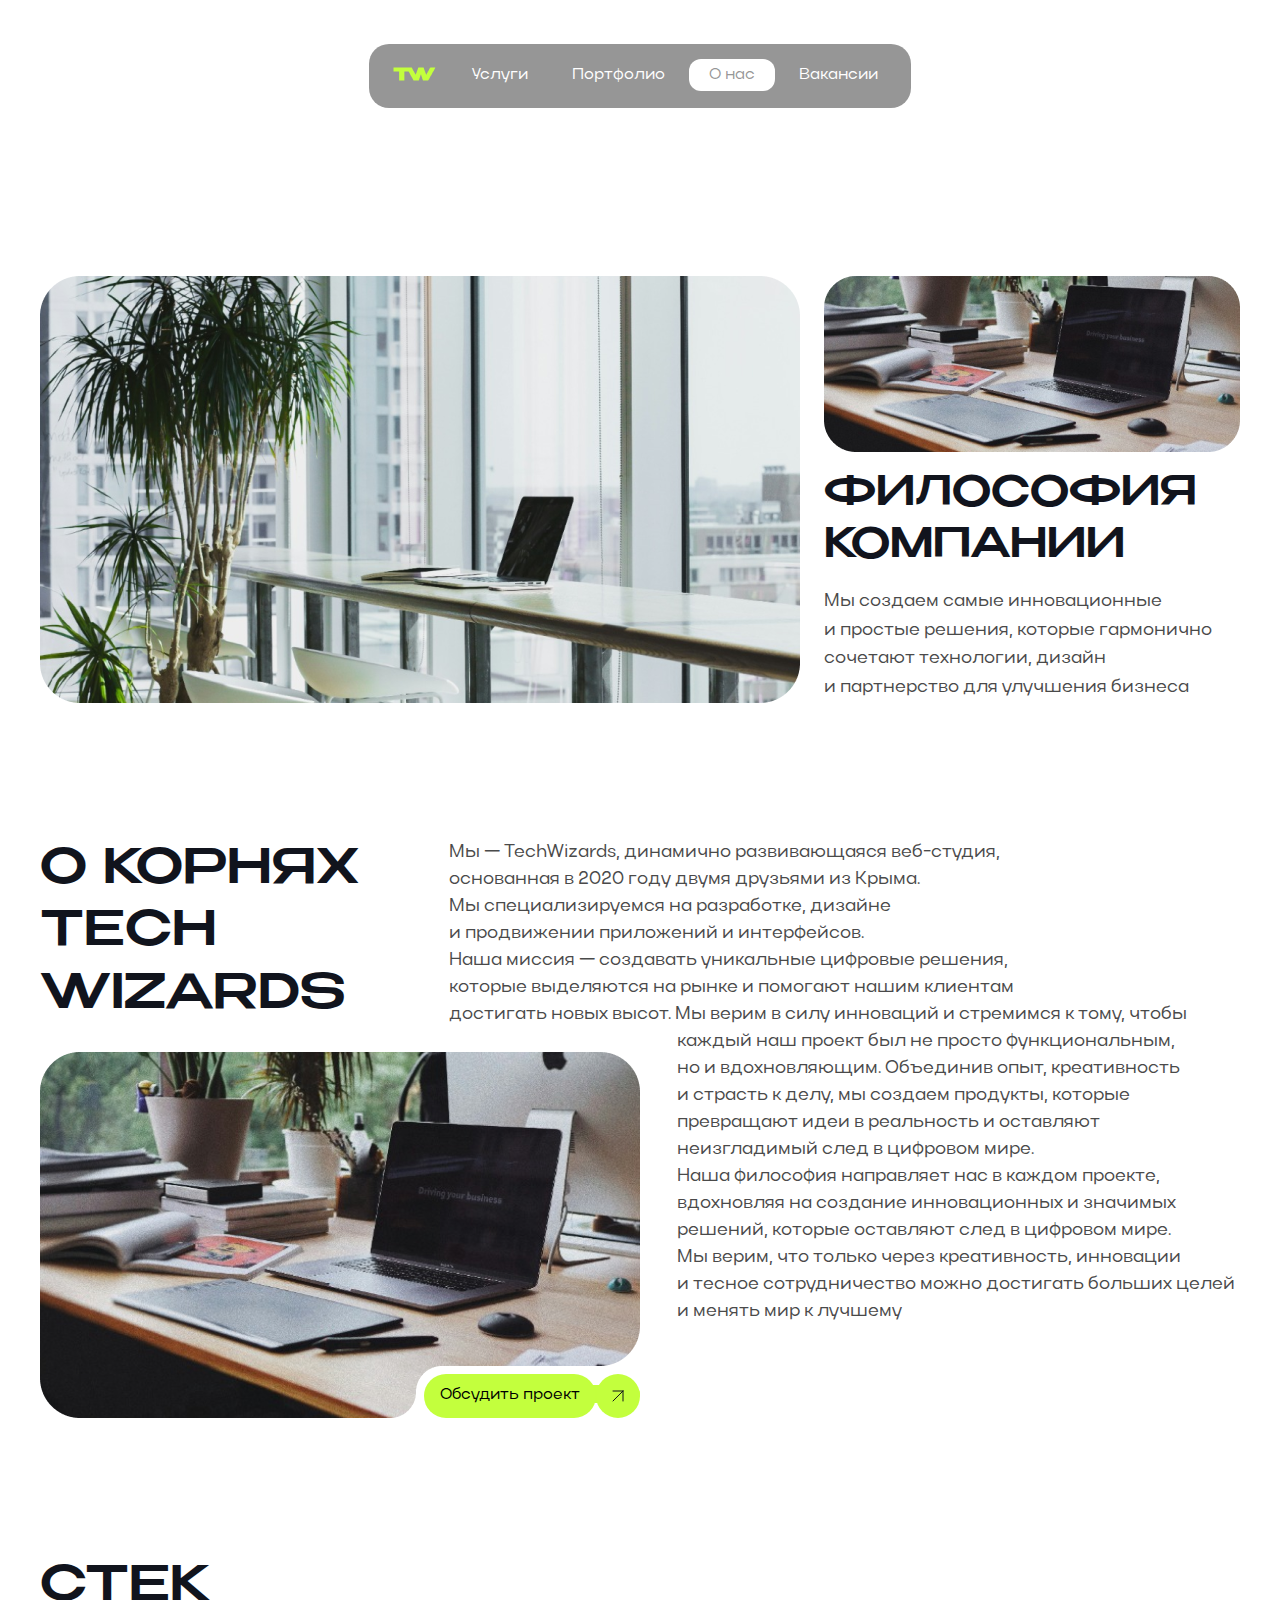
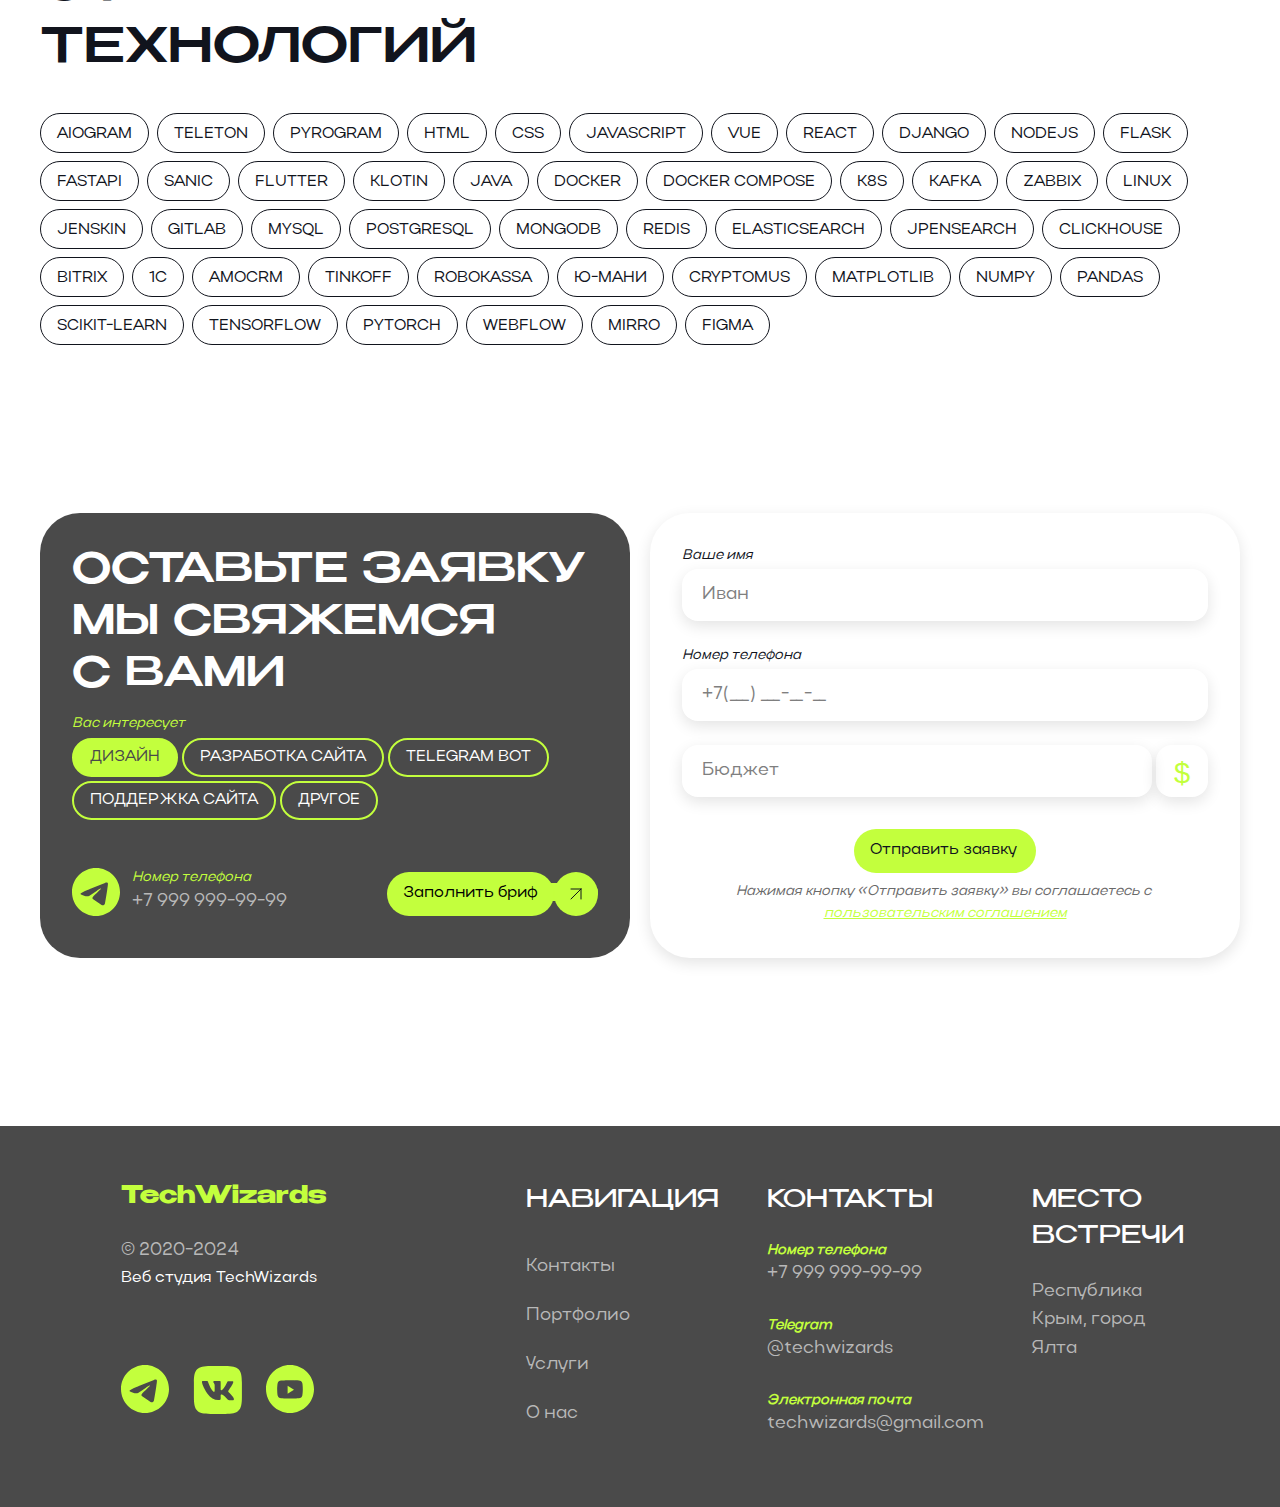
<file: about.html>
<!DOCTYPE html>
<html lang="en">

<head>
    <meta charset="UTF-8">
    <meta name="viewport" content="width=device-width, initial-scale=1.0">
    <title>Document</title>
    <link rel="stylesheet" href="./style.css">
    <link rel="stylesheet" href="./font/stylesheet.css">
</head>

<body>

    <div class="container">
        <nav class="menu">
            <div class="logo">
                <img src="./img/TW.png" alt="">
            </div>
            <ul>
                <li>
                    <a href="./services.html">Услуги</a>
                </li>
                <li>
                    <a href="./index.html">Портфолио</a>
                </li>
                <li>
                    <a class="active" active href="./about.html">О нас</a>
                </li>
                <li>
                    <a  href="./vacancies.html">Вакансии</a>
                </li>
            </ul>
        </nav>

        <section class="about">
            <div class="about-block1">
                <img src="./img/aboutimg1.png" alt="">
                <div class="img-text">
                    <img src="./img/aboutimg2.png" alt="">
                    <h2>ФИЛОСОФИЯ КОМПАНИИ</h2>
                    <p>Мы создаем самые инновационные и простые решения, которые гармонично сочетают технологии, дизайн
                        и партнерство для улучшения бизнеса</p>
                </div>
            </div>

            <div class="about-block2">
                <div class="h2-p">
                    <h2>О КОРНЯХ <br >
                        TECH <br class="br-dn"> WIZARDS</h2>

                    <p>
                        Мы — TechWizards, динамично развивающаяся веб-студия,<br> основанная в 2020 году двумя друзьями
                        из Крыма. <br> Мы специализируемся на разработке, дизайне <br> и продвижении приложений
                        и интерфейсов. <br>
                        Наша миссия — создавать уникальные цифровые решения, <br> которые выделяются на рынке и помогают
                        нашим клиентам <br> достигать новых высот. Мы верим в силу инноваций и стремимся к тому, чтобы
                    </p>
                </div>
                <div class="img-p">
                    <div class="img-btn">
                        <img class="aboutimg3" src="./img/aboutimg3.png" alt="">
                        <img class="aboutimg4" src="./img/aboutimg4.png" alt="">
                        <div class="btns">
                            <button class="btn-text">Обсудить проект</button>
                            <div class="div-line"></div>
                            <div class="div-svg"><svg width="12" height="12" viewBox="0 0 12 12" fill="none"
                                    xmlns="http://www.w3.org/2000/svg">
                                    <path d="M1 1H11M11 1V11M11 1L1 11" stroke="#11141D" stroke-linecap="round"
                                        stroke-linejoin="round" />
                                </svg>
                            </div>
                        </div>
                    </div>

                    <p>каждый наш проект был не просто функциональным, но и вдохновляющим. Объединив опыт, креативность
                        и страсть к делу, мы создаем продукты, которые превращают идеи в реальность и оставляют
                        неизгладимый след в цифровом мире. <br>Наша философия направляет нас в каждом проекте,
                        вдохновляя на создание инновационных и значимых решений, которые оставляют след в цифровом мире.
                        Мы верим, что только через креативность, инновации и тесное сотрудничество можно достигать
                        больших целей и менять мир к лучшему</p>
                </div>



            </div>

            <div class="about-block3">
                <h2>СТЕК <br> ТЕХНОЛОГИЙ</h2>

                <div class="stack">
                    <span>AIOGRAM</span>
                    <span>TELETON</span>
                    <span>PYROGRAM</span>
                    <span>HTML</span>
                    <span>CSS</span>
                    <span>JAVASCRIPT</span>
                    <span>VUE</span>
                    <span>REACT</span>
                    <span>DJANGO</span>
                    <span>NODEJS</span>
                    <span>FLASK</span>
                    <span>FASTAPI</span>
                    <span>SANIC</span>
                    <span>FLUTTER</span>
                    <span>KLOTIN</span>
                    <span>JAVA</span>
                    <span>DOCKER</span>
                    <span>DOCKER COMPOSE</span>
                    <span>K8S</span>
                    <span>KAFKA</span>
                    <span>ZABBIX</span>
                    <span>LINUX</span>
                    <span>JENSKIN</span>
                    <span>GITLAB</span>
                    <span>MYSQL</span>
                    <span>POSTGRESQL</span>
                    <span>MONGODB</span>
                    <span>REDIS</span>
                    <span>ELASTICSEARCH</span>
                    <span>JPENSEARCH</span>
                    <span>CLICKHOUSE</span>
                    <span>BITRIX</span>
                    <span>1C</span>
                    <span>AMOCRM</span>
                    <span>TINKOFF</span>
                    <span>ROBOKASSA</span>
                    <span>Ю-МАНИ</span>
                    <span>CRYPTOMUS</span>
                    <span>MATPLOTLIB</span>
                    <span>NUMPY</span>
                    <span>PANDAS</span>
                    <span>SCIKIT-LEARN</span>
                    <span>TENSORFLOW</span>
                    <span>PYTORCH</span>
                    <span>WEBFLOW</span>

                    <span>MIRRO</span>
                    <span>FIGMA</span>



                </div>
            </div>
        </section>

        <section class="feadback">

            <div class="application">
                <h2>ОСТАВЬТЕ ЗАЯВКУ МЫ СВЯЖЕМСЯ С ВАМИ</h2>
                <h6>Вас интересует</h6>
                <div class="block-btn">
                    <button class="hover">ДИЗАЙН</button>
                    <button>РАЗРАБОТКА САЙТА</button>
                    <button>TELEGRAM BOT</button>
                    <button>ПОДДЕРЖКА САЙТА </button>
                    <button>ДРУГОЕ</button>
                </div>

                <div class="phone-telegram">
                    <svg width="48" height="48" viewBox="0 0 48 48" fill="none" xmlns="http://www.w3.org/2000/svg">
                        <path fill-rule="evenodd" clip-rule="evenodd"
                            d="M48 24C48 37.2548 37.2548 48 24 48C10.7452 48 0 37.2548 0 24C0 10.7452 10.7452 0 24 0C37.2548 0 48 10.7452 48 24ZM16.0715 21.8015C13.6673 22.8512 11.1971 23.9298 8.93825 25.174L8.93809 25.1741C7.75861 26.0377 9.32638 26.6485 10.7971 27.2215C11.0309 27.3126 11.2622 27.4027 11.4797 27.4927C11.6607 27.5484 11.8447 27.607 12.0312 27.6664C13.6669 28.1875 15.4907 28.7686 17.0787 27.8945C19.6873 26.396 22.149 24.6636 24.6089 22.9325C25.4148 22.3653 26.2205 21.7983 27.0311 21.2397C27.0691 21.2154 27.1119 21.1876 27.1588 21.1573C27.8493 20.7096 29.4024 19.7029 28.8279 21.0901C27.4695 22.5757 26.0144 23.8907 24.5515 25.213C23.5655 26.1041 22.5759 26.9985 21.6099 27.9505C20.7686 28.6341 19.8949 30.0088 20.837 30.9661C23.0069 32.4851 25.2107 33.9673 27.4132 35.4487C28.1299 35.9307 28.8466 36.4127 29.5618 36.8959C30.774 37.8637 32.6685 37.0808 32.935 35.5685C33.0535 34.8728 33.1725 34.1772 33.2915 33.4815C33.9491 29.6368 34.6069 25.7907 35.188 21.9335C35.267 21.3284 35.3565 20.7234 35.4461 20.1181C35.6632 18.651 35.8806 17.1821 35.9485 15.7071C35.7735 14.2351 33.9887 14.5588 32.9955 14.8898C27.8903 16.8324 22.8361 18.919 17.8019 21.0424C17.2316 21.295 16.6535 21.5474 16.0715 21.8015Z"
                            fill="#C3FF3D" />
                    </svg>
                    <div>
                        <h6>Номер телефона</h6>
                        <p>+7 999 999-99-99</p>
                    </div>

                </div>

                <div class="btns">
                    <button class="btn-text">Заполнить бриф</button>
                    <div class="div-line"></div>
                    <div class="div-svg"><svg width="12" height="12" viewBox="0 0 12 12" fill="none"
                            xmlns="http://www.w3.org/2000/svg">
                            <path d="M1 1H11M11 1V11M11 1L1 11" stroke="#11141D" stroke-linecap="round"
                                stroke-linejoin="round" />
                        </svg>
                    </div>
                </div>
            </div>
            <div class="form-block">

                <div>

                    <form>
                        <label for="fname">Ваше имя</label>
                        <input class="input1" type="text" id="fname" name="firstname" placeholder="Иван">

                        <label for="lname">Номер телефона</label>
                        <input class="input1" type="text" id="lname" name="lastname" placeholder="+7(___) ___-__-__">

                        <div class="byu">
                            <input type="text" id="fname" name="firstname" placeholder="Бюджет">

                            <!-- <select id="country" name="country">
                                <option value="australia">$</option>
                                <option value="canada">₽</option>
                                <option value="usa">$</option>
                            </select> -->
                            <div class="select">
                                <input class="select__input" type="hidden" name="">
                                <div class="select__head">$</div>
                                <ul class="select__list" style="display: none;">
                                    <li class="select__item">₽</li>
                                    <li class="select__item">$</li>
                                </ul>
                            </div>
                        </div>


                        <button>Отправить заявку</button>

                        <p>Нажимая кнопку «Отправить заявку» вы соглашаетесь с  <a href="">пользовательским
                                соглашением</a></p>
                    </form>
                </div>
            </div>
        </section>
    </div>

    <footer>
        <div class="container">
            <div class="footer-divs">
                <div class="logo">
                    <span class="h1">TechWizards</span>
                    <p class="p-numb">© 2020-2024</p>
                    <p class="p-p">Веб студия TechWizards</p>
                    <div class="media">
                        <svg width="48" height="48" viewBox="0 0 48 48" fill="none" xmlns="http://www.w3.org/2000/svg">
                            <path fill-rule="evenodd" clip-rule="evenodd"
                                d="M48 24C48 37.2548 37.2548 48 24 48C10.7452 48 0 37.2548 0 24C0 10.7452 10.7452 0 24 0C37.2548 0 48 10.7452 48 24ZM16.0715 21.8015C13.6673 22.8512 11.1971 23.9298 8.93825 25.174L8.93809 25.1741C7.75861 26.0377 9.32638 26.6485 10.7971 27.2215C11.0309 27.3126 11.2622 27.4027 11.4797 27.4927C11.6607 27.5484 11.8447 27.607 12.0312 27.6664C13.6669 28.1875 15.4907 28.7686 17.0787 27.8945C19.6873 26.396 22.149 24.6636 24.6089 22.9325C25.4148 22.3653 26.2205 21.7983 27.0311 21.2397C27.0691 21.2154 27.1119 21.1876 27.1588 21.1573C27.8493 20.7096 29.4024 19.7029 28.8279 21.0901C27.4695 22.5757 26.0144 23.8907 24.5515 25.213C23.5655 26.1041 22.5759 26.9985 21.6099 27.9505C20.7686 28.6341 19.8949 30.0088 20.837 30.9661C23.0069 32.4851 25.2107 33.9673 27.4132 35.4487C28.1299 35.9307 28.8466 36.4127 29.5618 36.8959C30.774 37.8637 32.6685 37.0808 32.935 35.5685C33.0535 34.8728 33.1725 34.1772 33.2915 33.4815C33.9491 29.6368 34.6069 25.7907 35.188 21.9335C35.267 21.3284 35.3565 20.7234 35.4461 20.1181C35.6632 18.651 35.8806 17.1821 35.9485 15.7071C35.7735 14.2351 33.9887 14.5588 32.9955 14.8898C27.8903 16.8324 22.8361 18.919 17.8019 21.0424C17.2316 21.295 16.6535 21.5474 16.0715 21.8015Z"
                                fill="#C3FF3D" />
                        </svg>
                        <svg width="49" height="49" viewBox="0 0 49 49" fill="none" xmlns="http://www.w3.org/2000/svg">
                            <path fill-rule="evenodd" clip-rule="evenodd"
                                d="M32.2676 0.899902H17.5322C4.08409 0.899902 0.899902 4.08409 0.899902 17.5322V32.2676C0.899902 45.7157 4.08409 48.8999 17.5322 48.8999H32.2676C45.7157 48.8999 48.8999 45.7157 48.8999 32.2676V17.5322C48.8999 4.08409 45.7157 0.899902 32.2676 0.899902ZM39.1441 16.1434C40.1942 16.1434 40.4313 16.6854 40.1942 17.4306C39.8242 19.1385 36.7511 23.6691 35.7993 25.0723C35.6184 25.339 35.5141 25.4927 35.5196 25.4927C35.1469 26.1024 35.0114 26.3734 35.5196 27.0509C35.7032 27.3014 36.0927 27.6836 36.5379 28.1204C36.9957 28.5697 37.5124 29.0767 37.9246 29.5576C39.4151 31.2513 40.5668 32.6741 40.8717 33.6564C41.1427 34.6388 40.6685 35.1469 39.6522 35.1469H36.1632C35.2385 35.1469 34.7619 34.6159 33.7461 33.4842C33.3106 32.999 32.776 32.4033 32.0644 31.6917C29.998 29.6931 29.0834 29.4221 28.5753 29.4221C27.8639 29.4221 27.6607 29.5915 27.6607 30.6077V33.758C27.6607 34.6049 27.3897 35.113 25.154 35.113C21.4617 35.113 17.3629 32.8773 14.4836 28.7108C10.1476 22.6134 8.96204 18.0065 8.96204 17.0919C8.96204 16.5837 9.13141 16.1095 10.1476 16.1095H13.6706C14.5513 16.1095 14.8901 16.4821 15.2288 17.4645C16.9564 22.444 19.8357 26.8138 21.0213 26.8138C21.4617 26.8138 21.6649 26.6106 21.6649 25.4927V20.3438C21.5813 18.8803 21.0718 18.2426 20.694 17.7698C20.4597 17.4765 20.2761 17.2467 20.2761 16.9225C20.2761 16.516 20.6148 16.1095 21.1568 16.1095H26.6445C27.3897 16.1095 27.6607 16.516 27.6607 17.3967V24.341C27.6607 25.0862 27.9656 25.3572 28.2027 25.3572C28.6431 25.3572 29.0157 25.0862 29.8287 24.2732C32.3354 21.4616 34.1307 17.1257 34.1307 17.1257C34.3678 16.6176 34.7743 16.1434 35.655 16.1434H39.1441Z"
                                fill="#C3FF3D" />
                        </svg>

                        <svg width="48" height="48" viewBox="0 0 48 48" fill="none" xmlns="http://www.w3.org/2000/svg">
                            <path fill-rule="evenodd" clip-rule="evenodd"
                                d="M24 0C10.7452 0 0 10.7452 0 24C0 37.2548 10.7452 48 24 48C37.2548 48 48 37.2548 48 24C48 10.7452 37.2548 0 24 0ZM34.0016 15.7493C35.1031 16.0516 35.9706 16.9422 36.265 18.0732C36.8 20.123 36.8 24.4 36.8 24.4C36.8 24.4 36.8 28.6768 36.265 30.7268C35.9706 31.8578 35.1031 32.7484 34.0016 33.0508C32.0054 33.6 24 33.6 24 33.6C24 33.6 15.9946 33.6 13.9983 33.0508C12.8967 32.7484 12.0292 31.8578 11.7348 30.7268C11.2 28.6768 11.2 24.4 11.2 24.4C11.2 24.4 11.2 20.123 11.7348 18.0732C12.0292 16.9422 12.8967 16.0516 13.9983 15.7493C15.9946 15.2 24 15.2 24 15.2C24 15.2 32.0054 15.2 34.0016 15.7493Z"
                                fill="#C3FF3D" />
                            <path d="M21.6001 28.8V20.8L28.0001 24.8002L21.6001 28.8Z" fill="#C3FF3D" />
                        </svg>

                    </div>
                </div>
                <div class="ncp">
                    <div class="navigation">
                        <h6>НАВИГАЦИЯ</h6>
                        <a href="">Контакты</a>
                        <a href="./index.html">Портфолио</a>
                        <a href="./services.html">Услуги</a>
                        <a href="./about.html">О нас</a>
                    </div>
                    <div class="contact">
                        <h6>КОНТАКТЫ</h6>
                        <div class="number">
                            <h4>Номер телефона</h4>
                            <p>+7 999 999-99-99</p>
                        </div>
                        <div class="telegram">
                            <h4>Telegram</h4>
                            <p>@techwizards</p>
                        </div>
                        <div class="email">
                            <h4>Электронная почта</h4>
                            <p>techwizards@gmail.com</p>
                        </div>
                    </div>
                    <div class="place">
                        <h6>МЕСТО ВСТРЕЧИ</h6>
                        <p>Республика Крым, город Ялта</p>
                    </div>
                </div>

            </div>
        </div>
    </footer>


    <script src="https://ajax.googleapis.com/ajax/libs/jquery/3.5.1/jquery.min.js"></script>
    <script>
        jQuery(($) => {
            $('.select').on('click', '.select__head', function () {
                if ($(this).hasClass('open')) {
                    $(this).removeClass('open');
                    $(this).next().fadeOut();
                } else {
                    $('.select__head').removeClass('open');
                    $('.select__list').fadeOut();
                    $(this).addClass('open');
                    $(this).next().fadeIn();
                }
            });

            $('.select').on('click', '.select__item', function () {
                $('.select__head').removeClass('open');
                $(this).parent().fadeOut();
                $(this).parent().prev().text($(this).text());
                $(this).parent().prev().prev().val($(this).text());
            });

            $(document).click(function (e) {
                if (!$(e.target).closest('.select').length) {
                    $('.select__head').removeClass('open');
                    $('.select__list').fadeOut();
                }
            });
        });</script>


</body>

</html>
</file>
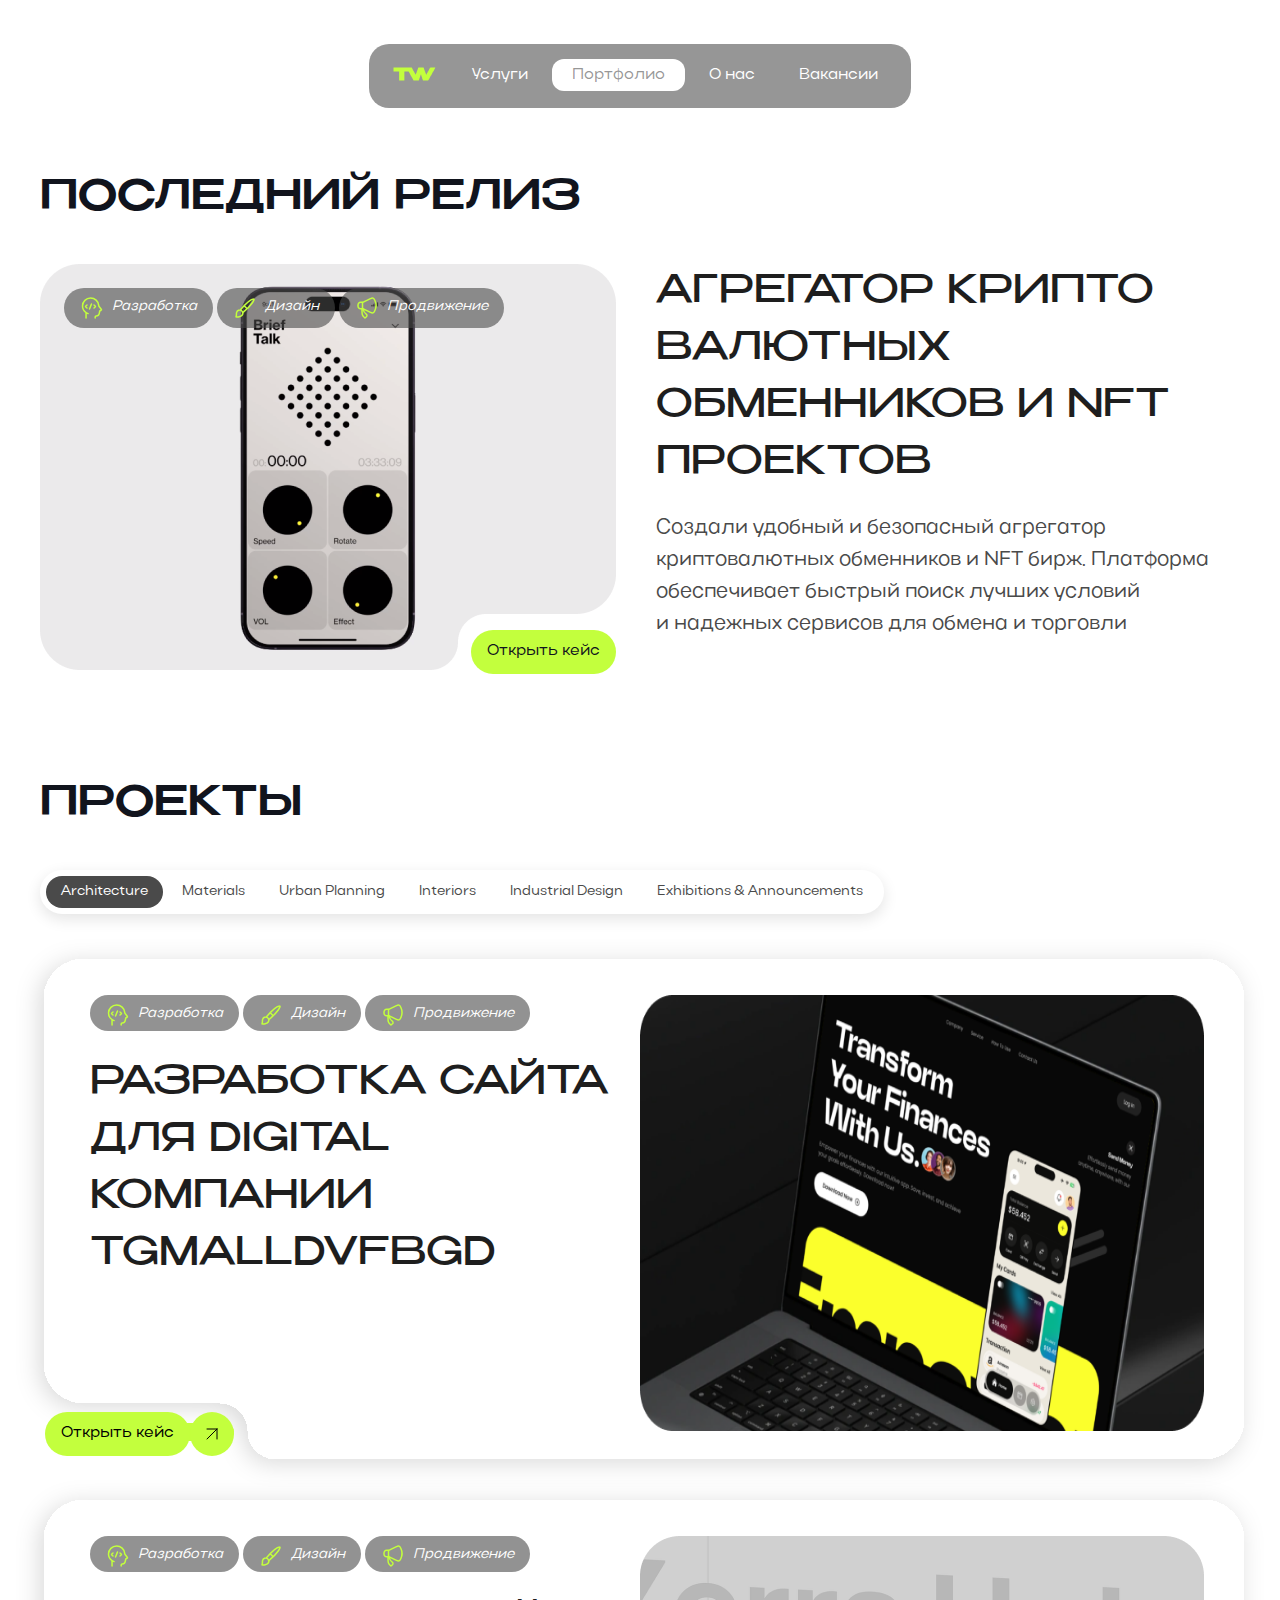
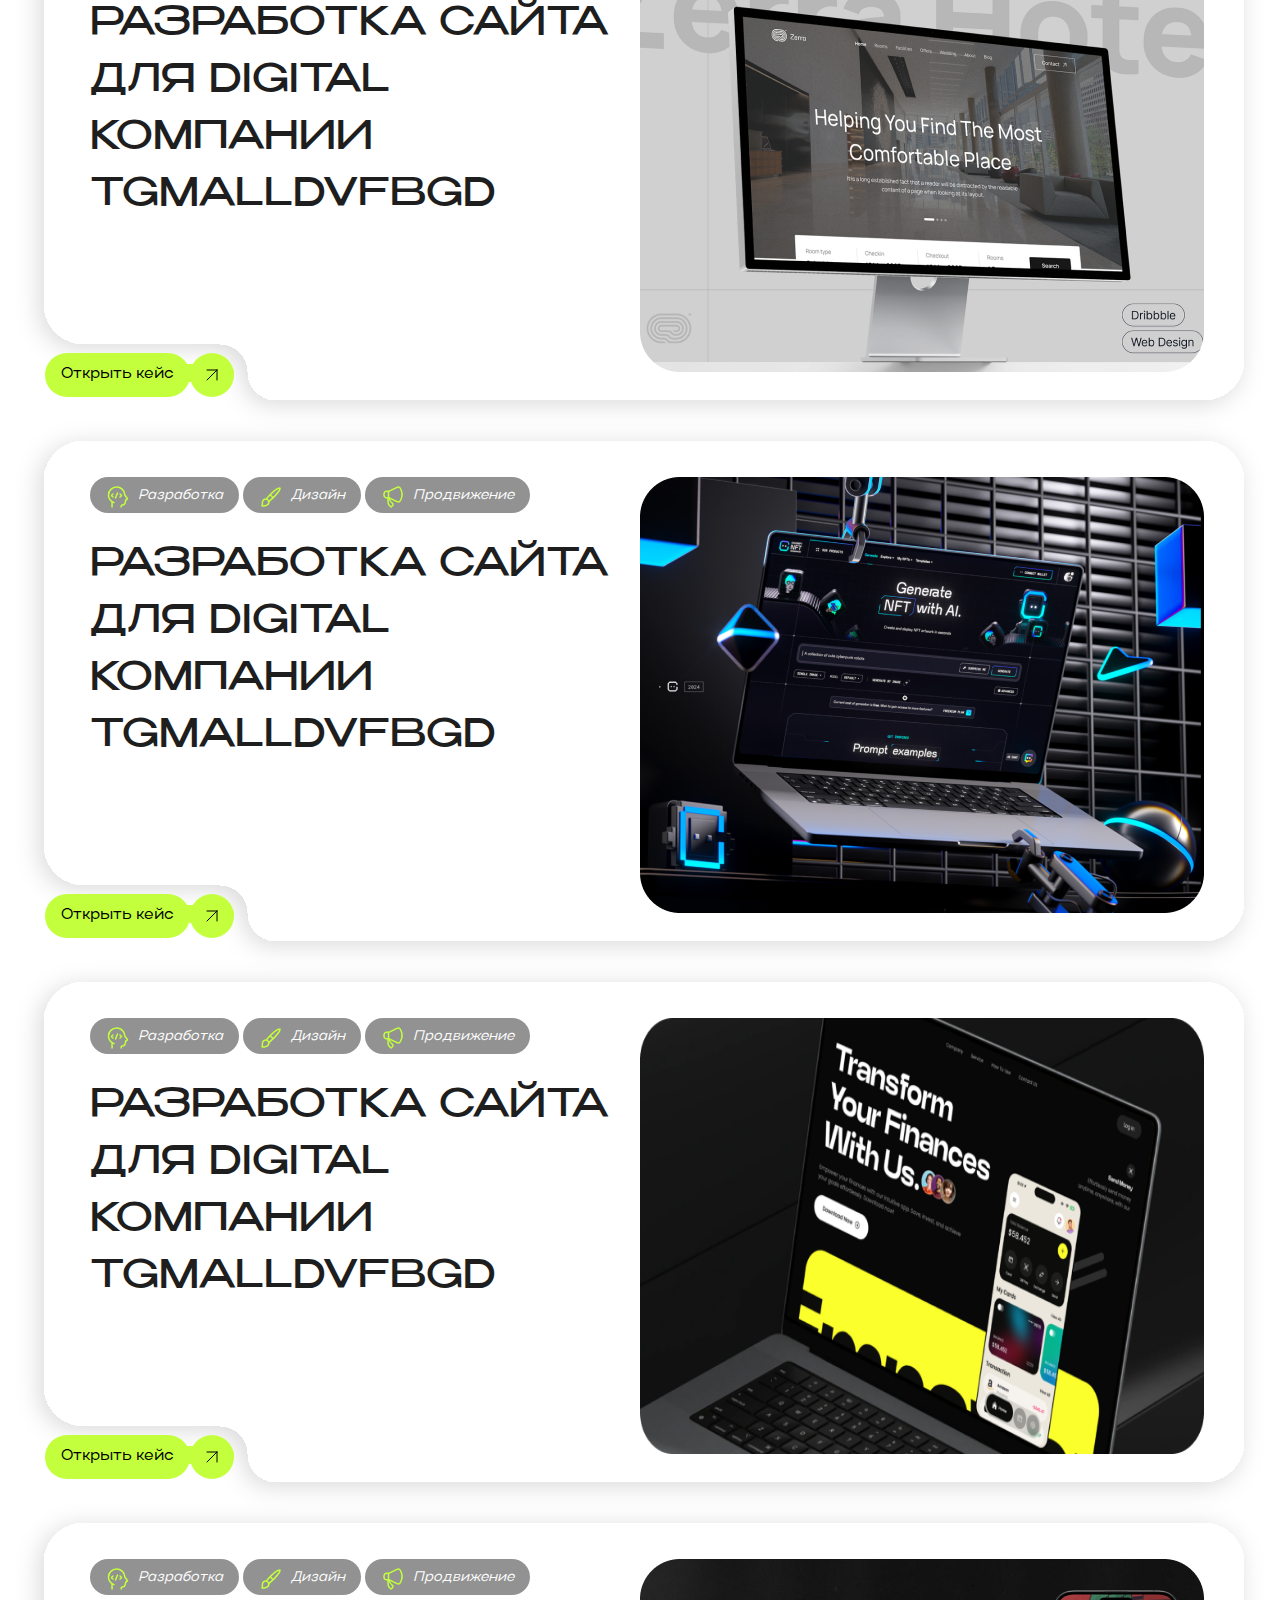
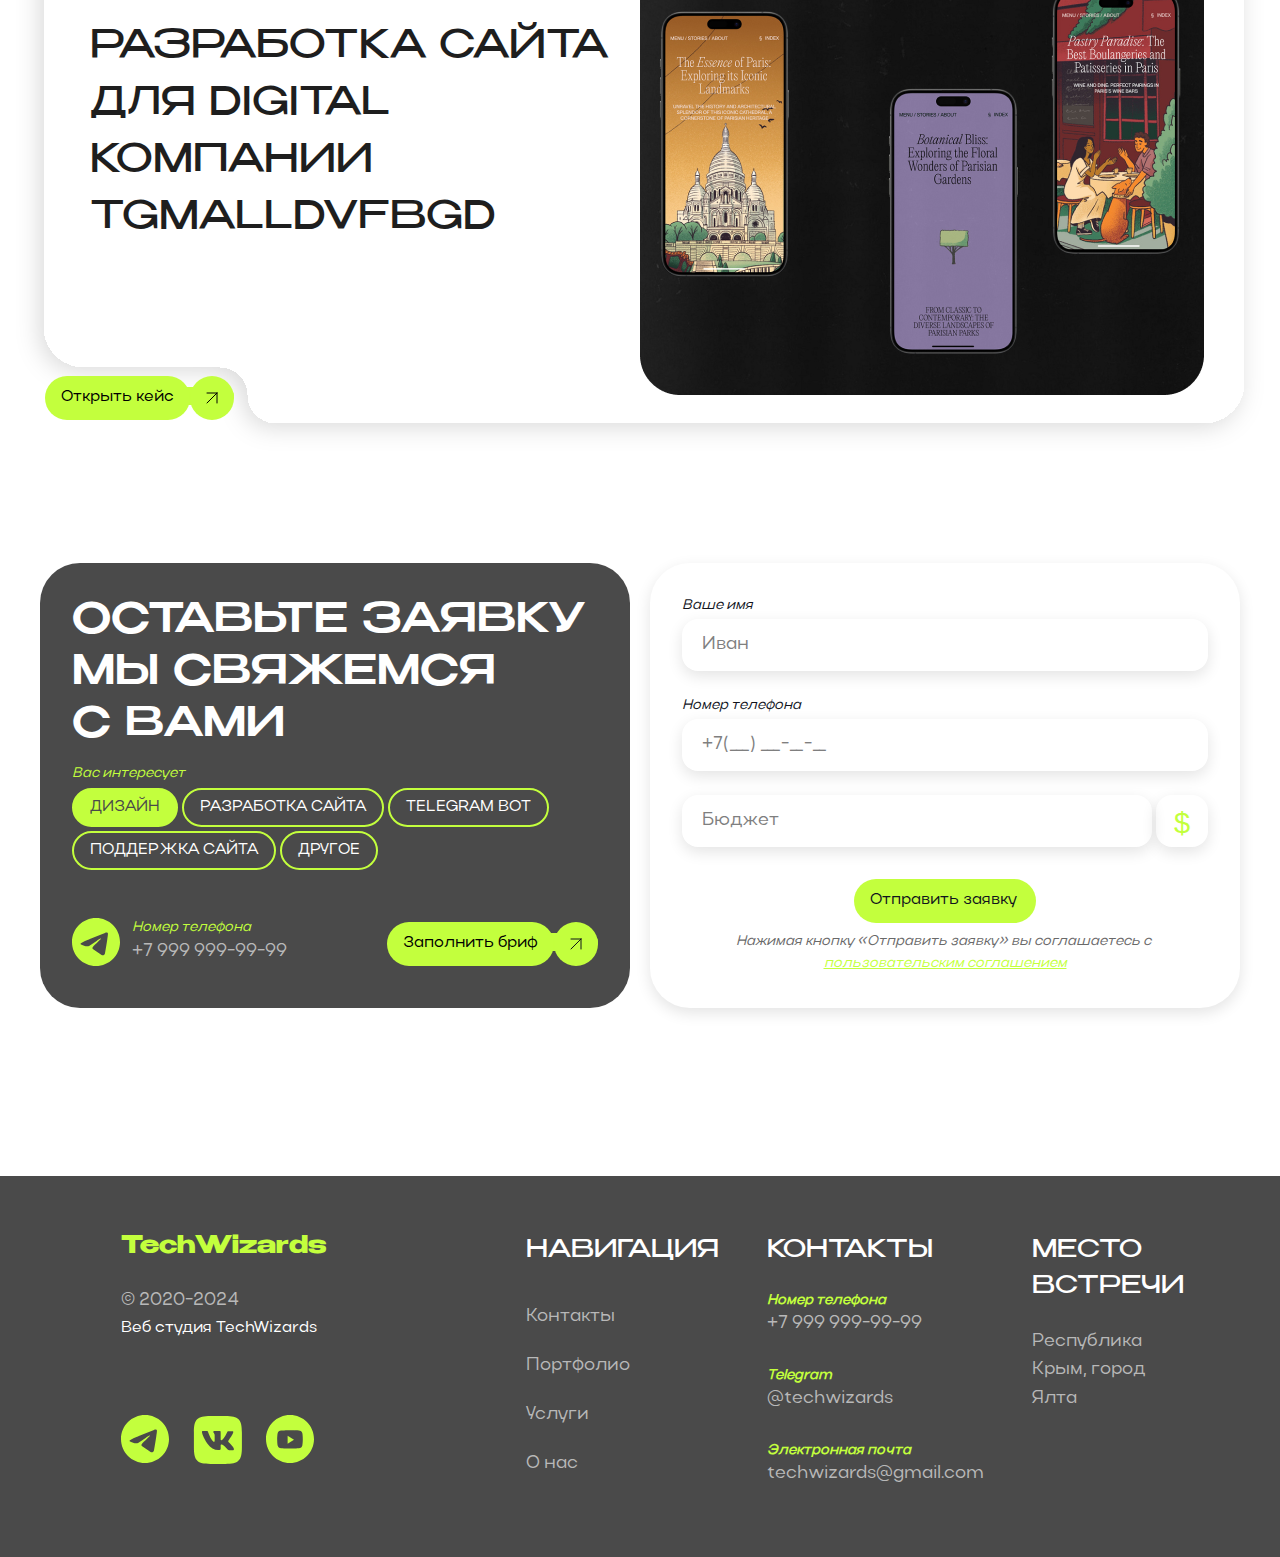
<file: project.html>
<!DOCTYPE html>
<html lang="en">

<head>
    <meta charset="UTF-8">
    <meta name="viewport" content="width=device-width, initial-scale=1.0">
    <title>Document</title>
    <link rel="stylesheet" href="./style.css">
    <link rel="stylesheet" href="./font/stylesheet.css">
</head>

<body>
    <div class="container">
        <nav class="menu">
            <div class="logo">
                <img src="./img/TW.png" alt="">
            </div>
            <ul>
                <li>
                    <a href="./services.html">Услуги</a>
                </li>
                <li>
                    <a class="active" active href="./index.html">Портфолио</a>
                </li>
                <li>
                    <a href="./about.html">О нас</a>
                </li>
                <li>
                    <a  href="./vacancies.html">Вакансии</a>
                </li>
            </ul>
        </nav>


        <section class="latestRelease">
            <h2>ПОСЛЕДНИЙ РЕЛИЗ</h2>

            <div class="block1">
                <div class="block1-div1">
                    <img class="img-dec" src="./img/latestRelease1.png" alt="">
                    <img class="img-mob" src="./img/latestRelease2.png" alt="">
                    <div class="svgs-texts">
                        <div class="svg-text">
                            <svg width="24" height="24" viewBox="0 0 24 24" fill="none"
                                xmlns="http://www.w3.org/2000/svg">
                                <path
                                    d="M15.1754 22V21.0117V20.9908C15.1805 20.4457 15.6274 20.0051 16.1801 20L16.2551 19.9999C17.6867 19.9885 18.9166 18.9942 19.2087 17.612L19.2193 17.5601L19.7385 15L20.6798 14.5359C21.1836 14.2875 21.4354 14.1633 21.4899 13.9356C21.5444 13.7079 21.3755 13.4857 21.0376 13.0414L19.1301 10.5333C18.9403 10.2837 18.8454 10.1589 18.7945 10.0269C18.7437 9.89486 18.728 9.70775 18.6968 9.33353C18.3533 5.22708 14.8649 2 10.6123 2C6.13198 2 2.5 5.58172 2.5 10C2.5 12.7497 3.90669 15.1753 6.04911 16.6153M6.04911 16.6153V22M6.04911 16.6153C6.66896 17.0319 7.3504 17.366 8.07717 17.6016"
                                    stroke="#C3FF3D" stroke-width="1.5" stroke-linecap="round"
                                    stroke-linejoin="round" />
                                <path
                                    d="M14 9L14.9199 9.79289C15.3066 10.1262 15.5 10.2929 15.5 10.5C15.5 10.7071 15.3066 10.8738 14.9199 11.2071L14 12"
                                    stroke="#C3FF3D" stroke-width="1.5" stroke-linecap="round"
                                    stroke-linejoin="round" />
                                <path
                                    d="M7 9L6.08009 9.79289C5.69337 10.1262 5.5 10.2929 5.5 10.5C5.5 10.7071 5.69336 10.8738 6.08009 11.2071L7 12"
                                    stroke="#C3FF3D" stroke-width="1.5" stroke-linecap="round"
                                    stroke-linejoin="round" />
                                <path d="M11.5 8L9.5 13" stroke="#C3FF3D" stroke-width="1.5" stroke-linecap="round"
                                    stroke-linejoin="round" />
                            </svg>
                            <p>Разработка</p>
                        </div>
                        <div class="svg-text">
                            <svg width="24" height="24" viewBox="0 0 24 24" fill="none"
                                xmlns="http://www.w3.org/2000/svg">
                                <path
                                    d="M7.49478 13.752C10.5833 10.1634 17.5788 3.1538 20.5387 3.00347C22.3699 2.82808 18.7218 9.32449 10.0785 16.4329M11.4581 10.0439L13.7157 12.3239M3 20.8536C3.70948 18.3462 3.26187 19.5784 3.50407 16.6909C3.63306 16.2634 3.89258 14.9367 5.51358 14.2755C7.35618 13.5239 8.70698 14.6601 9.05612 15.194C10.0847 16.3092 10.2039 17.6942 9.05612 19.2764C7.9083 20.8586 4.50352 21.2517 3 20.8536Z"
                                    stroke="#C3FF3D" stroke-width="1.5" stroke-linecap="round"
                                    stroke-linejoin="round" />
                            </svg>
                            <p>Дизайн</p>
                        </div>
                        <div class="svg-text">
                            <svg width="24" height="24" viewBox="0 0 24 24" fill="none"
                                xmlns="http://www.w3.org/2000/svg">
                                <path
                                    d="M14.9263 2.91103L8.27352 6.10452C7.76151 6.35029 7.21443 6.41187 6.65675 6.28693C6.29177 6.20517 6.10926 6.16429 5.9623 6.14751C4.13743 5.93912 3 7.38342 3 9.04427V9.95573C3 11.6166 4.13743 13.0609 5.9623 12.8525C6.10926 12.8357 6.29178 12.7948 6.65675 12.7131C7.21443 12.5881 7.76151 12.6497 8.27352 12.8955L14.9263 16.089C16.4534 16.8221 17.217 17.1886 18.0684 16.9029C18.9197 16.6172 19.2119 16.0041 19.7964 14.778C21.4012 11.4112 21.4012 7.58885 19.7964 4.22196C19.2119 2.99586 18.9197 2.38281 18.0684 2.0971C17.217 1.8114 16.4534 2.17794 14.9263 2.91103Z"
                                    stroke="#C3FF3D" stroke-width="1.5" stroke-linecap="round"
                                    stroke-linejoin="round" />
                                <path
                                    d="M11.4581 20.7709L9.96674 22C6.60515 19.3339 7.01583 18.0625 7.01583 13H8.14966C8.60978 15.8609 9.69512 17.216 11.1927 18.197C12.1152 18.8012 12.3054 20.0725 11.4581 20.7709Z"
                                    stroke="#C3FF3D" stroke-width="1.5" stroke-linecap="round"
                                    stroke-linejoin="round" />
                                <path d="M7.5 12.5V6.5" stroke="#C3FF3D" stroke-width="1.5" stroke-linecap="round"
                                    stroke-linejoin="round" />
                            </svg>
                            <p>Продвижение</p>
                        </div>
                    </div>
                    <div class="div-btn">
                        <a href="./projectOne.html">
                            <button>Открыть кейс</button>
                        </a>
                      
                    </div>

                </div>
                <div class="block1-div2">
                    <h6>АГРЕГАТОР КРИПТО ВАЛЮТНЫХ ОБМЕННИКОВ И NFT ПРОЕКТОВ </h6>
                    <p>Создали удобный и безопасный агрегатор криптовалютных обменников и NFT бирж. Платформа
                        обеспечивает быстрый поиск лучших условий и надежных сервисов для обмена и торговли</p>
                </div>
            </div>



            <div class="block2">

                <h2>ПРОЕКТЫ</h2>
                  <div id="myBtnContainer">
                    <button class="btn active" onclick="filterSelection('architecture')"> Architecture</button>
                    <button class="btn" onclick="filterSelection('materials')"> Materials</button>
                    <button class="btn" onclick="filterSelection('urban')"> Urban Planning</button>
                    <button class="btn" onclick="filterSelection('interiors')"> Interiors</button>
                    <button class="btn" onclick="filterSelection('design')"> Industrial Design</button>
                    <button class="btn" onclick="filterSelection('exhibitions')"> Exhibitions & Announcements</button>
                </div>

                <div class="container">
                    <div id="architecture1" class="filterDiv  show">

                        <svg class="backgraund" width="1250" height="550" viewBox="0 0 1250 550" fill="none"
                            xmlns="http://www.w3.org/2000/svg">
                            <g filter="url(#filter0_d_0_365)">
                                <path fill-rule="evenodd" clip-rule="evenodd"
                                    d="M1229 61C1229 38.9086 1211.09 21 1189 21H69C46.9086 21 29 38.9086 29 61V425C29 447.091 46.9086 465 69 465H205C220.464 465 233 477.536 233 493C233 508.464 245.536 521 261 521H1189C1211.09 521 1229 503.091 1229 481V61Z"
                                    fill="white" />
                            </g>
                            <defs>
                                <filter id="filter0_d_0_365" x="0.299999" y="0.299999" width="1249.4" height="549.4"
                                    filterUnits="userSpaceOnUse" color-interpolation-filters="sRGB">
                                    <feFlood flood-opacity="0" result="BackgroundImageFix" />
                                    <feColorMatrix in="SourceAlpha" type="matrix"
                                        values="0 0 0 0 0 0 0 0 0 0 0 0 0 0 0 0 0 0 127 0" result="hardAlpha" />
                                    <feOffset dx="-4" dy="4" />
                                    <feGaussianBlur stdDeviation="12.35" />
                                    <feComposite in2="hardAlpha" operator="out" />
                                    <feColorMatrix type="matrix" values="0 0 0 0 0 0 0 0 0 0 0 0 0 0 0 0 0 0 0.15 0" />
                                    <feBlend mode="normal" in2="BackgroundImageFix" result="effect1_dropShadow_0_365" />
                                    <feBlend mode="normal" in="SourceGraphic" in2="effect1_dropShadow_0_365"
                                        result="shape" />
                                </filter>
                            </defs>
                        </svg>
                        <svg class="backgraund1" width="408" height="777" viewBox="0 0 408 777" fill="none" xmlns="http://www.w3.org/2000/svg">
                            <g filter="url(#filter0_d_0_2227)">
                            <path fill-rule="evenodd" clip-rule="evenodd" d="M387 53C387 35.3269 372.673 21 355 21H61C43.3269 21 29 35.3269 29 53V660C29 677.673 43.3269 692 61 692H205C220.464 692 233 704.536 233 720V720C233 735.464 245.536 748 261 748H355C372.673 748 387 733.673 387 716V53Z" fill="white"/>
                            </g>
                            <defs>
                            <filter id="filter0_d_0_2227" x="0.299999" y="0.299999" width="407.4" height="776.4" filterUnits="userSpaceOnUse" color-interpolation-filters="sRGB">
                            <feFlood flood-opacity="0" result="BackgroundImageFix"/>
                            <feColorMatrix in="SourceAlpha" type="matrix" values="0 0 0 0 0 0 0 0 0 0 0 0 0 0 0 0 0 0 127 0" result="hardAlpha"/>
                            <feOffset dx="-4" dy="4"/>
                            <feGaussianBlur stdDeviation="12.35"/>
                            <feComposite in2="hardAlpha" operator="out"/>
                            <feColorMatrix type="matrix" values="0 0 0 0 0 0 0 0 0 0 0 0 0 0 0 0 0 0 0.15 0"/>
                            <feBlend mode="normal" in2="BackgroundImageFix" result="effect1_dropShadow_0_2227"/>
                            <feBlend mode="normal" in="SourceGraphic" in2="effect1_dropShadow_0_2227" result="shape"/>
                            </filter>
                            </defs>
                            </svg>
                        <div class="fiilterDiv-div">
                            <div class="d1">

                                <div class="svgs-texts">
                                    <div class="svg-text">
                                        <svg width="24" height="24" viewBox="0 0 24 24" fill="none"
                                            xmlns="http://www.w3.org/2000/svg">
                                            <path
                                                d="M15.1754 22V21.0117V20.9908C15.1805 20.4457 15.6274 20.0051 16.1801 20L16.2551 19.9999C17.6867 19.9885 18.9166 18.9942 19.2087 17.612L19.2193 17.5601L19.7385 15L20.6798 14.5359C21.1836 14.2875 21.4354 14.1633 21.4899 13.9356C21.5444 13.7079 21.3755 13.4857 21.0376 13.0414L19.1301 10.5333C18.9403 10.2837 18.8454 10.1589 18.7945 10.0269C18.7437 9.89486 18.728 9.70775 18.6968 9.33353C18.3533 5.22708 14.8649 2 10.6123 2C6.13198 2 2.5 5.58172 2.5 10C2.5 12.7497 3.90669 15.1753 6.04911 16.6153M6.04911 16.6153V22M6.04911 16.6153C6.66896 17.0319 7.3504 17.366 8.07717 17.6016"
                                                stroke="#C3FF3D" stroke-width="1.5" stroke-linecap="round"
                                                stroke-linejoin="round" />
                                            <path
                                                d="M14 9L14.9199 9.79289C15.3066 10.1262 15.5 10.2929 15.5 10.5C15.5 10.7071 15.3066 10.8738 14.9199 11.2071L14 12"
                                                stroke="#C3FF3D" stroke-width="1.5" stroke-linecap="round"
                                                stroke-linejoin="round" />
                                            <path
                                                d="M7 9L6.08009 9.79289C5.69337 10.1262 5.5 10.2929 5.5 10.5C5.5 10.7071 5.69336 10.8738 6.08009 11.2071L7 12"
                                                stroke="#C3FF3D" stroke-width="1.5" stroke-linecap="round"
                                                stroke-linejoin="round" />
                                            <path d="M11.5 8L9.5 13" stroke="#C3FF3D" stroke-width="1.5"
                                                stroke-linecap="round" stroke-linejoin="round" />
                                        </svg>
                                        <p>Разработка</p>
                                    </div>
                                    <div class="svg-text">
                                        <svg width="24" height="24" viewBox="0 0 24 24" fill="none"
                                            xmlns="http://www.w3.org/2000/svg">
                                            <path
                                                d="M7.49478 13.752C10.5833 10.1634 17.5788 3.1538 20.5387 3.00347C22.3699 2.82808 18.7218 9.32449 10.0785 16.4329M11.4581 10.0439L13.7157 12.3239M3 20.8536C3.70948 18.3462 3.26187 19.5784 3.50407 16.6909C3.63306 16.2634 3.89258 14.9367 5.51358 14.2755C7.35618 13.5239 8.70698 14.6601 9.05612 15.194C10.0847 16.3092 10.2039 17.6942 9.05612 19.2764C7.9083 20.8586 4.50352 21.2517 3 20.8536Z"
                                                stroke="#C3FF3D" stroke-width="1.5" stroke-linecap="round"
                                                stroke-linejoin="round" />
                                        </svg>
                                        <p>Дизайн</p>
                                    </div>
                                    <div class="svg-text">
                                        <svg width="24" height="24" viewBox="0 0 24 24" fill="none"
                                            xmlns="http://www.w3.org/2000/svg">
                                            <path
                                                d="M14.9263 2.91103L8.27352 6.10452C7.76151 6.35029 7.21443 6.41187 6.65675 6.28693C6.29177 6.20517 6.10926 6.16429 5.9623 6.14751C4.13743 5.93912 3 7.38342 3 9.04427V9.95573C3 11.6166 4.13743 13.0609 5.9623 12.8525C6.10926 12.8357 6.29178 12.7948 6.65675 12.7131C7.21443 12.5881 7.76151 12.6497 8.27352 12.8955L14.9263 16.089C16.4534 16.8221 17.217 17.1886 18.0684 16.9029C18.9197 16.6172 19.2119 16.0041 19.7964 14.778C21.4012 11.4112 21.4012 7.58885 19.7964 4.22196C19.2119 2.99586 18.9197 2.38281 18.0684 2.0971C17.217 1.8114 16.4534 2.17794 14.9263 2.91103Z"
                                                stroke="#C3FF3D" stroke-width="1.5" stroke-linecap="round"
                                                stroke-linejoin="round" />
                                            <path
                                                d="M11.4581 20.7709L9.96674 22C6.60515 19.3339 7.01583 18.0625 7.01583 13H8.14966C8.60978 15.8609 9.69512 17.216 11.1927 18.197C12.1152 18.8012 12.3054 20.0725 11.4581 20.7709Z"
                                                stroke="#C3FF3D" stroke-width="1.5" stroke-linecap="round"
                                                stroke-linejoin="round" />
                                            <path d="M7.5 12.5V6.5" stroke="#C3FF3D" stroke-width="1.5"
                                                stroke-linecap="round" stroke-linejoin="round" />
                                        </svg>
                                        <p>Продвижение</p>
                                    </div>
                                </div>
                                <h6>РАЗРАБОТКА САЙТА <br> ДЛЯ DIGITAL <br> КОМПАНИИ <br>TGMALLDVFBGD</h6>
                                <div class="btns">
                                    <button class="btn-text">Открыть кейс</button>
                                    <div class="div-line"></div>
                                    <div class="div-svg">
                                        <svg width="12" height="12" viewBox="0 0 12 12" fill="none" xmlns="http://www.w3.org/2000/svg">
                                            <path d="M1 1H11M11 1V11M11 1L1 11" stroke="black" stroke-linecap="round"
                                                stroke-linejoin="round" />
                                        </svg>
                                    </div>
                                </div>
                            </div>

                            <img src="./img/project4.png" alt="">
                        </div>

                    </div>
                    <div id="architecture3" class="filterDiv fd show">
                        <svg class="backgraund" width="1250" height="550" viewBox="0 0 1250 550" fill="none"
                        xmlns="http://www.w3.org/2000/svg">
                        <g filter="url(#filter0_d_0_365)">
                            <path fill-rule="evenodd" clip-rule="evenodd"
                                d="M1229 61C1229 38.9086 1211.09 21 1189 21H69C46.9086 21 29 38.9086 29 61V425C29 447.091 46.9086 465 69 465H205C220.464 465 233 477.536 233 493C233 508.464 245.536 521 261 521H1189C1211.09 521 1229 503.091 1229 481V61Z"
                                fill="white" />
                        </g>
                        <defs>
                            <filter id="filter0_d_0_365" x="0.299999" y="0.299999" width="1249.4" height="549.4"
                                filterUnits="userSpaceOnUse" color-interpolation-filters="sRGB">
                                <feFlood flood-opacity="0" result="BackgroundImageFix" />
                                <feColorMatrix in="SourceAlpha" type="matrix"
                                    values="0 0 0 0 0 0 0 0 0 0 0 0 0 0 0 0 0 0 127 0" result="hardAlpha" />
                                <feOffset dx="-4" dy="4" />
                                <feGaussianBlur stdDeviation="12.35" />
                                <feComposite in2="hardAlpha" operator="out" />
                                <feColorMatrix type="matrix" values="0 0 0 0 0 0 0 0 0 0 0 0 0 0 0 0 0 0 0.15 0" />
                                <feBlend mode="normal" in2="BackgroundImageFix" result="effect1_dropShadow_0_365" />
                                <feBlend mode="normal" in="SourceGraphic" in2="effect1_dropShadow_0_365"
                                    result="shape" />
                            </filter>
                        </defs>
                    </svg>
                    <svg class="backgraund1" width="408" height="777" viewBox="0 0 408 777" fill="none" xmlns="http://www.w3.org/2000/svg">
                        <g filter="url(#filter0_d_0_2227)">
                        <path fill-rule="evenodd" clip-rule="evenodd" d="M387 53C387 35.3269 372.673 21 355 21H61C43.3269 21 29 35.3269 29 53V660C29 677.673 43.3269 692 61 692H205C220.464 692 233 704.536 233 720V720C233 735.464 245.536 748 261 748H355C372.673 748 387 733.673 387 716V53Z" fill="white"/>
                        </g>
                        <defs>
                        <filter id="filter0_d_0_2227" x="0.299999" y="0.299999" width="407.4" height="776.4" filterUnits="userSpaceOnUse" color-interpolation-filters="sRGB">
                        <feFlood flood-opacity="0" result="BackgroundImageFix"/>
                        <feColorMatrix in="SourceAlpha" type="matrix" values="0 0 0 0 0 0 0 0 0 0 0 0 0 0 0 0 0 0 127 0" result="hardAlpha"/>
                        <feOffset dx="-4" dy="4"/>
                        <feGaussianBlur stdDeviation="12.35"/>
                        <feComposite in2="hardAlpha" operator="out"/>
                        <feColorMatrix type="matrix" values="0 0 0 0 0 0 0 0 0 0 0 0 0 0 0 0 0 0 0.15 0"/>
                        <feBlend mode="normal" in2="BackgroundImageFix" result="effect1_dropShadow_0_2227"/>
                        <feBlend mode="normal" in="SourceGraphic" in2="effect1_dropShadow_0_2227" result="shape"/>
                        </filter>
                        </defs>
                        </svg>

                    <div class="fiilterDiv-div">
                        <div class="d1">

                            <div class="svgs-texts">
                                <div class="svg-text">
                                    <svg width="24" height="24" viewBox="0 0 24 24" fill="none"
                                        xmlns="http://www.w3.org/2000/svg">
                                        <path
                                            d="M15.1754 22V21.0117V20.9908C15.1805 20.4457 15.6274 20.0051 16.1801 20L16.2551 19.9999C17.6867 19.9885 18.9166 18.9942 19.2087 17.612L19.2193 17.5601L19.7385 15L20.6798 14.5359C21.1836 14.2875 21.4354 14.1633 21.4899 13.9356C21.5444 13.7079 21.3755 13.4857 21.0376 13.0414L19.1301 10.5333C18.9403 10.2837 18.8454 10.1589 18.7945 10.0269C18.7437 9.89486 18.728 9.70775 18.6968 9.33353C18.3533 5.22708 14.8649 2 10.6123 2C6.13198 2 2.5 5.58172 2.5 10C2.5 12.7497 3.90669 15.1753 6.04911 16.6153M6.04911 16.6153V22M6.04911 16.6153C6.66896 17.0319 7.3504 17.366 8.07717 17.6016"
                                            stroke="#C3FF3D" stroke-width="1.5" stroke-linecap="round"
                                            stroke-linejoin="round" />
                                        <path
                                            d="M14 9L14.9199 9.79289C15.3066 10.1262 15.5 10.2929 15.5 10.5C15.5 10.7071 15.3066 10.8738 14.9199 11.2071L14 12"
                                            stroke="#C3FF3D" stroke-width="1.5" stroke-linecap="round"
                                            stroke-linejoin="round" />
                                        <path
                                            d="M7 9L6.08009 9.79289C5.69337 10.1262 5.5 10.2929 5.5 10.5C5.5 10.7071 5.69336 10.8738 6.08009 11.2071L7 12"
                                            stroke="#C3FF3D" stroke-width="1.5" stroke-linecap="round"
                                            stroke-linejoin="round" />
                                        <path d="M11.5 8L9.5 13" stroke="#C3FF3D" stroke-width="1.5"
                                            stroke-linecap="round" stroke-linejoin="round" />
                                    </svg>
                                    <p>Разработка</p>
                                </div>
                                <div class="svg-text">
                                    <svg width="24" height="24" viewBox="0 0 24 24" fill="none"
                                        xmlns="http://www.w3.org/2000/svg">
                                        <path
                                            d="M7.49478 13.752C10.5833 10.1634 17.5788 3.1538 20.5387 3.00347C22.3699 2.82808 18.7218 9.32449 10.0785 16.4329M11.4581 10.0439L13.7157 12.3239M3 20.8536C3.70948 18.3462 3.26187 19.5784 3.50407 16.6909C3.63306 16.2634 3.89258 14.9367 5.51358 14.2755C7.35618 13.5239 8.70698 14.6601 9.05612 15.194C10.0847 16.3092 10.2039 17.6942 9.05612 19.2764C7.9083 20.8586 4.50352 21.2517 3 20.8536Z"
                                            stroke="#C3FF3D" stroke-width="1.5" stroke-linecap="round"
                                            stroke-linejoin="round" />
                                    </svg>
                                    <p>Дизайн</p>
                                </div>
                                <div class="svg-text">
                                    <svg width="24" height="24" viewBox="0 0 24 24" fill="none"
                                        xmlns="http://www.w3.org/2000/svg">
                                        <path
                                            d="M14.9263 2.91103L8.27352 6.10452C7.76151 6.35029 7.21443 6.41187 6.65675 6.28693C6.29177 6.20517 6.10926 6.16429 5.9623 6.14751C4.13743 5.93912 3 7.38342 3 9.04427V9.95573C3 11.6166 4.13743 13.0609 5.9623 12.8525C6.10926 12.8357 6.29178 12.7948 6.65675 12.7131C7.21443 12.5881 7.76151 12.6497 8.27352 12.8955L14.9263 16.089C16.4534 16.8221 17.217 17.1886 18.0684 16.9029C18.9197 16.6172 19.2119 16.0041 19.7964 14.778C21.4012 11.4112 21.4012 7.58885 19.7964 4.22196C19.2119 2.99586 18.9197 2.38281 18.0684 2.0971C17.217 1.8114 16.4534 2.17794 14.9263 2.91103Z"
                                            stroke="#C3FF3D" stroke-width="1.5" stroke-linecap="round"
                                            stroke-linejoin="round" />
                                        <path
                                            d="M11.4581 20.7709L9.96674 22C6.60515 19.3339 7.01583 18.0625 7.01583 13H8.14966C8.60978 15.8609 9.69512 17.216 11.1927 18.197C12.1152 18.8012 12.3054 20.0725 11.4581 20.7709Z"
                                            stroke="#C3FF3D" stroke-width="1.5" stroke-linecap="round"
                                            stroke-linejoin="round" />
                                        <path d="M7.5 12.5V6.5" stroke="#C3FF3D" stroke-width="1.5"
                                            stroke-linecap="round" stroke-linejoin="round" />
                                    </svg>
                                    <p>Продвижение</p>
                                </div>
                            </div>
                            <h6>РАЗРАБОТКА САЙТА <br> ДЛЯ DIGITAL <br> КОМПАНИИ <br>TGMALLDVFBGD</h6>
                            <div class="btns">
                                <button class="btn-text">Открыть кейс</button>
                                <div class="div-line"></div>
                                <div class="div-svg">
                                    <svg width="12" height="12" viewBox="0 0 12 12" fill="none" xmlns="http://www.w3.org/2000/svg">
                                        <path d="M1 1H11M11 1V11M11 1L1 11" stroke="black" stroke-linecap="round"
                                            stroke-linejoin="round" />
                                    </svg>
                                </div>
                            </div>
                        </div>

                        <img src="./img/1.png" alt="">
                    </div>

                    </div>
                    <div id="architecture2" class="filterDiv fd show">
                        <svg class="backgraund" width="1250" height="550" viewBox="0 0 1250 550" fill="none"
                        xmlns="http://www.w3.org/2000/svg">
                        <g filter="url(#filter0_d_0_365)">
                            <path fill-rule="evenodd" clip-rule="evenodd"
                                d="M1229 61C1229 38.9086 1211.09 21 1189 21H69C46.9086 21 29 38.9086 29 61V425C29 447.091 46.9086 465 69 465H205C220.464 465 233 477.536 233 493C233 508.464 245.536 521 261 521H1189C1211.09 521 1229 503.091 1229 481V61Z"
                                fill="white" />
                        </g>
                        <defs>
                            <filter id="filter0_d_0_365" x="0.299999" y="0.299999" width="1249.4" height="549.4"
                                filterUnits="userSpaceOnUse" color-interpolation-filters="sRGB">
                                <feFlood flood-opacity="0" result="BackgroundImageFix" />
                                <feColorMatrix in="SourceAlpha" type="matrix"
                                    values="0 0 0 0 0 0 0 0 0 0 0 0 0 0 0 0 0 0 127 0" result="hardAlpha" />
                                <feOffset dx="-4" dy="4" />
                                <feGaussianBlur stdDeviation="12.35" />
                                <feComposite in2="hardAlpha" operator="out" />
                                <feColorMatrix type="matrix" values="0 0 0 0 0 0 0 0 0 0 0 0 0 0 0 0 0 0 0.15 0" />
                                <feBlend mode="normal" in2="BackgroundImageFix" result="effect1_dropShadow_0_365" />
                                <feBlend mode="normal" in="SourceGraphic" in2="effect1_dropShadow_0_365"
                                    result="shape" />
                            </filter>
                        </defs>
                    </svg>
                    <svg class="backgraund1" width="408" height="777" viewBox="0 0 408 777" fill="none" xmlns="http://www.w3.org/2000/svg">
                        <g filter="url(#filter0_d_0_2227)">
                        <path fill-rule="evenodd" clip-rule="evenodd" d="M387 53C387 35.3269 372.673 21 355 21H61C43.3269 21 29 35.3269 29 53V660C29 677.673 43.3269 692 61 692H205C220.464 692 233 704.536 233 720V720C233 735.464 245.536 748 261 748H355C372.673 748 387 733.673 387 716V53Z" fill="white"/>
                        </g>
                        <defs>
                        <filter id="filter0_d_0_2227" x="0.299999" y="0.299999" width="407.4" height="776.4" filterUnits="userSpaceOnUse" color-interpolation-filters="sRGB">
                        <feFlood flood-opacity="0" result="BackgroundImageFix"/>
                        <feColorMatrix in="SourceAlpha" type="matrix" values="0 0 0 0 0 0 0 0 0 0 0 0 0 0 0 0 0 0 127 0" result="hardAlpha"/>
                        <feOffset dx="-4" dy="4"/>
                        <feGaussianBlur stdDeviation="12.35"/>
                        <feComposite in2="hardAlpha" operator="out"/>
                        <feColorMatrix type="matrix" values="0 0 0 0 0 0 0 0 0 0 0 0 0 0 0 0 0 0 0.15 0"/>
                        <feBlend mode="normal" in2="BackgroundImageFix" result="effect1_dropShadow_0_2227"/>
                        <feBlend mode="normal" in="SourceGraphic" in2="effect1_dropShadow_0_2227" result="shape"/>
                        </filter>
                        </defs>
                        </svg>

                    <div class="fiilterDiv-div">
                        <div class="d1">

                            <div class="svgs-texts">
                                <div class="svg-text">
                                    <svg width="24" height="24" viewBox="0 0 24 24" fill="none"
                                        xmlns="http://www.w3.org/2000/svg">
                                        <path
                                            d="M15.1754 22V21.0117V20.9908C15.1805 20.4457 15.6274 20.0051 16.1801 20L16.2551 19.9999C17.6867 19.9885 18.9166 18.9942 19.2087 17.612L19.2193 17.5601L19.7385 15L20.6798 14.5359C21.1836 14.2875 21.4354 14.1633 21.4899 13.9356C21.5444 13.7079 21.3755 13.4857 21.0376 13.0414L19.1301 10.5333C18.9403 10.2837 18.8454 10.1589 18.7945 10.0269C18.7437 9.89486 18.728 9.70775 18.6968 9.33353C18.3533 5.22708 14.8649 2 10.6123 2C6.13198 2 2.5 5.58172 2.5 10C2.5 12.7497 3.90669 15.1753 6.04911 16.6153M6.04911 16.6153V22M6.04911 16.6153C6.66896 17.0319 7.3504 17.366 8.07717 17.6016"
                                            stroke="#C3FF3D" stroke-width="1.5" stroke-linecap="round"
                                            stroke-linejoin="round" />
                                        <path
                                            d="M14 9L14.9199 9.79289C15.3066 10.1262 15.5 10.2929 15.5 10.5C15.5 10.7071 15.3066 10.8738 14.9199 11.2071L14 12"
                                            stroke="#C3FF3D" stroke-width="1.5" stroke-linecap="round"
                                            stroke-linejoin="round" />
                                        <path
                                            d="M7 9L6.08009 9.79289C5.69337 10.1262 5.5 10.2929 5.5 10.5C5.5 10.7071 5.69336 10.8738 6.08009 11.2071L7 12"
                                            stroke="#C3FF3D" stroke-width="1.5" stroke-linecap="round"
                                            stroke-linejoin="round" />
                                        <path d="M11.5 8L9.5 13" stroke="#C3FF3D" stroke-width="1.5"
                                            stroke-linecap="round" stroke-linejoin="round" />
                                    </svg>
                                    <p>Разработка</p>
                                </div>
                                <div class="svg-text">
                                    <svg width="24" height="24" viewBox="0 0 24 24" fill="none"
                                        xmlns="http://www.w3.org/2000/svg">
                                        <path
                                            d="M7.49478 13.752C10.5833 10.1634 17.5788 3.1538 20.5387 3.00347C22.3699 2.82808 18.7218 9.32449 10.0785 16.4329M11.4581 10.0439L13.7157 12.3239M3 20.8536C3.70948 18.3462 3.26187 19.5784 3.50407 16.6909C3.63306 16.2634 3.89258 14.9367 5.51358 14.2755C7.35618 13.5239 8.70698 14.6601 9.05612 15.194C10.0847 16.3092 10.2039 17.6942 9.05612 19.2764C7.9083 20.8586 4.50352 21.2517 3 20.8536Z"
                                            stroke="#C3FF3D" stroke-width="1.5" stroke-linecap="round"
                                            stroke-linejoin="round" />
                                    </svg>
                                    <p>Дизайн</p>
                                </div>
                                <div class="svg-text">
                                    <svg width="24" height="24" viewBox="0 0 24 24" fill="none"
                                        xmlns="http://www.w3.org/2000/svg">
                                        <path
                                            d="M14.9263 2.91103L8.27352 6.10452C7.76151 6.35029 7.21443 6.41187 6.65675 6.28693C6.29177 6.20517 6.10926 6.16429 5.9623 6.14751C4.13743 5.93912 3 7.38342 3 9.04427V9.95573C3 11.6166 4.13743 13.0609 5.9623 12.8525C6.10926 12.8357 6.29178 12.7948 6.65675 12.7131C7.21443 12.5881 7.76151 12.6497 8.27352 12.8955L14.9263 16.089C16.4534 16.8221 17.217 17.1886 18.0684 16.9029C18.9197 16.6172 19.2119 16.0041 19.7964 14.778C21.4012 11.4112 21.4012 7.58885 19.7964 4.22196C19.2119 2.99586 18.9197 2.38281 18.0684 2.0971C17.217 1.8114 16.4534 2.17794 14.9263 2.91103Z"
                                            stroke="#C3FF3D" stroke-width="1.5" stroke-linecap="round"
                                            stroke-linejoin="round" />
                                        <path
                                            d="M11.4581 20.7709L9.96674 22C6.60515 19.3339 7.01583 18.0625 7.01583 13H8.14966C8.60978 15.8609 9.69512 17.216 11.1927 18.197C12.1152 18.8012 12.3054 20.0725 11.4581 20.7709Z"
                                            stroke="#C3FF3D" stroke-width="1.5" stroke-linecap="round"
                                            stroke-linejoin="round" />
                                        <path d="M7.5 12.5V6.5" stroke="#C3FF3D" stroke-width="1.5"
                                            stroke-linecap="round" stroke-linejoin="round" />
                                    </svg>
                                    <p>Продвижение</p>
                                </div>
                            </div>
                            <h6>РАЗРАБОТКА САЙТА <br> ДЛЯ DIGITAL <br> КОМПАНИИ <br>TGMALLDVFBGD</h6>
                            <div class="btns">
                                <button class="btn-text">Открыть кейс</button>
                                <div class="div-line"></div>
                                <div class="div-svg">
                                    <svg width="12" height="12" viewBox="0 0 12 12" fill="none" xmlns="http://www.w3.org/2000/svg">
                                        <path d="M1 1H11M11 1V11M11 1L1 11" stroke="black" stroke-linecap="round"
                                            stroke-linejoin="round" />
                                    </svg>
                                </div>
                            </div>
                        </div>

                        <img src="./img/2.png" alt="">
                    </div>

                    </div>
                    <div id="architecture4" class="filterDiv fd show">
                        <svg class="backgraund" width="1250" height="550" viewBox="0 0 1250 550" fill="none"
                        xmlns="http://www.w3.org/2000/svg">
                        <g filter="url(#filter0_d_0_365)">
                            <path fill-rule="evenodd" clip-rule="evenodd"
                                d="M1229 61C1229 38.9086 1211.09 21 1189 21H69C46.9086 21 29 38.9086 29 61V425C29 447.091 46.9086 465 69 465H205C220.464 465 233 477.536 233 493C233 508.464 245.536 521 261 521H1189C1211.09 521 1229 503.091 1229 481V61Z"
                                fill="white" />
                        </g>
                        <defs>
                            <filter id="filter0_d_0_365" x="0.299999" y="0.299999" width="1249.4" height="549.4"
                                filterUnits="userSpaceOnUse" color-interpolation-filters="sRGB">
                                <feFlood flood-opacity="0" result="BackgroundImageFix" />
                                <feColorMatrix in="SourceAlpha" type="matrix"
                                    values="0 0 0 0 0 0 0 0 0 0 0 0 0 0 0 0 0 0 127 0" result="hardAlpha" />
                                <feOffset dx="-4" dy="4" />
                                <feGaussianBlur stdDeviation="12.35" />
                                <feComposite in2="hardAlpha" operator="out" />
                                <feColorMatrix type="matrix" values="0 0 0 0 0 0 0 0 0 0 0 0 0 0 0 0 0 0 0.15 0" />
                                <feBlend mode="normal" in2="BackgroundImageFix" result="effect1_dropShadow_0_365" />
                                <feBlend mode="normal" in="SourceGraphic" in2="effect1_dropShadow_0_365"
                                    result="shape" />
                            </filter>
                        </defs>
                    </svg>
                    <svg class="backgraund1" width="408" height="777" viewBox="0 0 408 777" fill="none" xmlns="http://www.w3.org/2000/svg">
                        <g filter="url(#filter0_d_0_2227)">
                        <path fill-rule="evenodd" clip-rule="evenodd" d="M387 53C387 35.3269 372.673 21 355 21H61C43.3269 21 29 35.3269 29 53V660C29 677.673 43.3269 692 61 692H205C220.464 692 233 704.536 233 720V720C233 735.464 245.536 748 261 748H355C372.673 748 387 733.673 387 716V53Z" fill="white"/>
                        </g>
                        <defs>
                        <filter id="filter0_d_0_2227" x="0.299999" y="0.299999" width="407.4" height="776.4" filterUnits="userSpaceOnUse" color-interpolation-filters="sRGB">
                        <feFlood flood-opacity="0" result="BackgroundImageFix"/>
                        <feColorMatrix in="SourceAlpha" type="matrix" values="0 0 0 0 0 0 0 0 0 0 0 0 0 0 0 0 0 0 127 0" result="hardAlpha"/>
                        <feOffset dx="-4" dy="4"/>
                        <feGaussianBlur stdDeviation="12.35"/>
                        <feComposite in2="hardAlpha" operator="out"/>
                        <feColorMatrix type="matrix" values="0 0 0 0 0 0 0 0 0 0 0 0 0 0 0 0 0 0 0.15 0"/>
                        <feBlend mode="normal" in2="BackgroundImageFix" result="effect1_dropShadow_0_2227"/>
                        <feBlend mode="normal" in="SourceGraphic" in2="effect1_dropShadow_0_2227" result="shape"/>
                        </filter>
                        </defs>
                        </svg>
                    <div class="fiilterDiv-div">
                        <div class="d1">

                            <div class="svgs-texts">
                                <div class="svg-text">
                                    <svg width="24" height="24" viewBox="0 0 24 24" fill="none"
                                        xmlns="http://www.w3.org/2000/svg">
                                        <path
                                            d="M15.1754 22V21.0117V20.9908C15.1805 20.4457 15.6274 20.0051 16.1801 20L16.2551 19.9999C17.6867 19.9885 18.9166 18.9942 19.2087 17.612L19.2193 17.5601L19.7385 15L20.6798 14.5359C21.1836 14.2875 21.4354 14.1633 21.4899 13.9356C21.5444 13.7079 21.3755 13.4857 21.0376 13.0414L19.1301 10.5333C18.9403 10.2837 18.8454 10.1589 18.7945 10.0269C18.7437 9.89486 18.728 9.70775 18.6968 9.33353C18.3533 5.22708 14.8649 2 10.6123 2C6.13198 2 2.5 5.58172 2.5 10C2.5 12.7497 3.90669 15.1753 6.04911 16.6153M6.04911 16.6153V22M6.04911 16.6153C6.66896 17.0319 7.3504 17.366 8.07717 17.6016"
                                            stroke="#C3FF3D" stroke-width="1.5" stroke-linecap="round"
                                            stroke-linejoin="round" />
                                        <path
                                            d="M14 9L14.9199 9.79289C15.3066 10.1262 15.5 10.2929 15.5 10.5C15.5 10.7071 15.3066 10.8738 14.9199 11.2071L14 12"
                                            stroke="#C3FF3D" stroke-width="1.5" stroke-linecap="round"
                                            stroke-linejoin="round" />
                                        <path
                                            d="M7 9L6.08009 9.79289C5.69337 10.1262 5.5 10.2929 5.5 10.5C5.5 10.7071 5.69336 10.8738 6.08009 11.2071L7 12"
                                            stroke="#C3FF3D" stroke-width="1.5" stroke-linecap="round"
                                            stroke-linejoin="round" />
                                        <path d="M11.5 8L9.5 13" stroke="#C3FF3D" stroke-width="1.5"
                                            stroke-linecap="round" stroke-linejoin="round" />
                                    </svg>
                                    <p>Разработка</p>
                                </div>
                                <div class="svg-text">
                                    <svg width="24" height="24" viewBox="0 0 24 24" fill="none"
                                        xmlns="http://www.w3.org/2000/svg">
                                        <path
                                            d="M7.49478 13.752C10.5833 10.1634 17.5788 3.1538 20.5387 3.00347C22.3699 2.82808 18.7218 9.32449 10.0785 16.4329M11.4581 10.0439L13.7157 12.3239M3 20.8536C3.70948 18.3462 3.26187 19.5784 3.50407 16.6909C3.63306 16.2634 3.89258 14.9367 5.51358 14.2755C7.35618 13.5239 8.70698 14.6601 9.05612 15.194C10.0847 16.3092 10.2039 17.6942 9.05612 19.2764C7.9083 20.8586 4.50352 21.2517 3 20.8536Z"
                                            stroke="#C3FF3D" stroke-width="1.5" stroke-linecap="round"
                                            stroke-linejoin="round" />
                                    </svg>
                                    <p>Дизайн</p>
                                </div>
                                <div class="svg-text">
                                    <svg width="24" height="24" viewBox="0 0 24 24" fill="none"
                                        xmlns="http://www.w3.org/2000/svg">
                                        <path
                                            d="M14.9263 2.91103L8.27352 6.10452C7.76151 6.35029 7.21443 6.41187 6.65675 6.28693C6.29177 6.20517 6.10926 6.16429 5.9623 6.14751C4.13743 5.93912 3 7.38342 3 9.04427V9.95573C3 11.6166 4.13743 13.0609 5.9623 12.8525C6.10926 12.8357 6.29178 12.7948 6.65675 12.7131C7.21443 12.5881 7.76151 12.6497 8.27352 12.8955L14.9263 16.089C16.4534 16.8221 17.217 17.1886 18.0684 16.9029C18.9197 16.6172 19.2119 16.0041 19.7964 14.778C21.4012 11.4112 21.4012 7.58885 19.7964 4.22196C19.2119 2.99586 18.9197 2.38281 18.0684 2.0971C17.217 1.8114 16.4534 2.17794 14.9263 2.91103Z"
                                            stroke="#C3FF3D" stroke-width="1.5" stroke-linecap="round"
                                            stroke-linejoin="round" />
                                        <path
                                            d="M11.4581 20.7709L9.96674 22C6.60515 19.3339 7.01583 18.0625 7.01583 13H8.14966C8.60978 15.8609 9.69512 17.216 11.1927 18.197C12.1152 18.8012 12.3054 20.0725 11.4581 20.7709Z"
                                            stroke="#C3FF3D" stroke-width="1.5" stroke-linecap="round"
                                            stroke-linejoin="round" />
                                        <path d="M7.5 12.5V6.5" stroke="#C3FF3D" stroke-width="1.5"
                                            stroke-linecap="round" stroke-linejoin="round" />
                                    </svg>
                                    <p>Продвижение</p>
                                </div>
                            </div>
                            <h6>РАЗРАБОТКА САЙТА <br> ДЛЯ DIGITAL <br> КОМПАНИИ <br>TGMALLDVFBGD</h6>
                            <div class="btns">
                                <button class="btn-text">Открыть кейс</button>
                                <div class="div-line"></div>
                                <div class="div-svg">
                                    <svg width="12" height="12" viewBox="0 0 12 12" fill="none" xmlns="http://www.w3.org/2000/svg">
                                        <path d="M1 1H11M11 1V11M11 1L1 11" stroke="black" stroke-linecap="round"
                                            stroke-linejoin="round" />
                                    </svg>
                                </div>
                            </div>
                        </div>

                        <img src="./img/project4.png" alt="">
                    </div>

                    </div>
                    <div id="architecture5" class="filterDiv fd show">
                        <svg class="backgraund" width="1250" height="550" viewBox="0 0 1250 550" fill="none"
                        xmlns="http://www.w3.org/2000/svg">
                        <g filter="url(#filter0_d_0_365)">
                            <path fill-rule="evenodd" clip-rule="evenodd"
                                d="M1229 61C1229 38.9086 1211.09 21 1189 21H69C46.9086 21 29 38.9086 29 61V425C29 447.091 46.9086 465 69 465H205C220.464 465 233 477.536 233 493C233 508.464 245.536 521 261 521H1189C1211.09 521 1229 503.091 1229 481V61Z"
                                fill="white" />
                        </g>
                        <defs>
                            <filter id="filter0_d_0_365" x="0.299999" y="0.299999" width="1249.4" height="549.4"
                                filterUnits="userSpaceOnUse" color-interpolation-filters="sRGB">
                                <feFlood flood-opacity="0" result="BackgroundImageFix" />
                                <feColorMatrix in="SourceAlpha" type="matrix"
                                    values="0 0 0 0 0 0 0 0 0 0 0 0 0 0 0 0 0 0 127 0" result="hardAlpha" />
                                <feOffset dx="-4" dy="4" />
                                <feGaussianBlur stdDeviation="12.35" />
                                <feComposite in2="hardAlpha" operator="out" />
                                <feColorMatrix type="matrix" values="0 0 0 0 0 0 0 0 0 0 0 0 0 0 0 0 0 0 0.15 0" />
                                <feBlend mode="normal" in2="BackgroundImageFix" result="effect1_dropShadow_0_365" />
                                <feBlend mode="normal" in="SourceGraphic" in2="effect1_dropShadow_0_365"
                                    result="shape" />
                            </filter>
                        </defs>
                    </svg>
                    <svg class="backgraund1" width="408" height="777" viewBox="0 0 408 777" fill="none" xmlns="http://www.w3.org/2000/svg">
                        <g filter="url(#filter0_d_0_2227)">
                        <path fill-rule="evenodd" clip-rule="evenodd" d="M387 53C387 35.3269 372.673 21 355 21H61C43.3269 21 29 35.3269 29 53V660C29 677.673 43.3269 692 61 692H205C220.464 692 233 704.536 233 720V720C233 735.464 245.536 748 261 748H355C372.673 748 387 733.673 387 716V53Z" fill="white"/>
                        </g>
                        <defs>
                        <filter id="filter0_d_0_2227" x="0.299999" y="0.299999" width="407.4" height="776.4" filterUnits="userSpaceOnUse" color-interpolation-filters="sRGB">
                        <feFlood flood-opacity="0" result="BackgroundImageFix"/>
                        <feColorMatrix in="SourceAlpha" type="matrix" values="0 0 0 0 0 0 0 0 0 0 0 0 0 0 0 0 0 0 127 0" result="hardAlpha"/>
                        <feOffset dx="-4" dy="4"/>
                        <feGaussianBlur stdDeviation="12.35"/>
                        <feComposite in2="hardAlpha" operator="out"/>
                        <feColorMatrix type="matrix" values="0 0 0 0 0 0 0 0 0 0 0 0 0 0 0 0 0 0 0.15 0"/>
                        <feBlend mode="normal" in2="BackgroundImageFix" result="effect1_dropShadow_0_2227"/>
                        <feBlend mode="normal" in="SourceGraphic" in2="effect1_dropShadow_0_2227" result="shape"/>
                        </filter>
                        </defs>
                        </svg>

                    <div class="fiilterDiv-div">
                        <div class="d1">

                            <div class="svgs-texts">
                                <div class="svg-text">
                                    <svg width="24" height="24" viewBox="0 0 24 24" fill="none"
                                        xmlns="http://www.w3.org/2000/svg">
                                        <path
                                            d="M15.1754 22V21.0117V20.9908C15.1805 20.4457 15.6274 20.0051 16.1801 20L16.2551 19.9999C17.6867 19.9885 18.9166 18.9942 19.2087 17.612L19.2193 17.5601L19.7385 15L20.6798 14.5359C21.1836 14.2875 21.4354 14.1633 21.4899 13.9356C21.5444 13.7079 21.3755 13.4857 21.0376 13.0414L19.1301 10.5333C18.9403 10.2837 18.8454 10.1589 18.7945 10.0269C18.7437 9.89486 18.728 9.70775 18.6968 9.33353C18.3533 5.22708 14.8649 2 10.6123 2C6.13198 2 2.5 5.58172 2.5 10C2.5 12.7497 3.90669 15.1753 6.04911 16.6153M6.04911 16.6153V22M6.04911 16.6153C6.66896 17.0319 7.3504 17.366 8.07717 17.6016"
                                            stroke="#C3FF3D" stroke-width="1.5" stroke-linecap="round"
                                            stroke-linejoin="round" />
                                        <path
                                            d="M14 9L14.9199 9.79289C15.3066 10.1262 15.5 10.2929 15.5 10.5C15.5 10.7071 15.3066 10.8738 14.9199 11.2071L14 12"
                                            stroke="#C3FF3D" stroke-width="1.5" stroke-linecap="round"
                                            stroke-linejoin="round" />
                                        <path
                                            d="M7 9L6.08009 9.79289C5.69337 10.1262 5.5 10.2929 5.5 10.5C5.5 10.7071 5.69336 10.8738 6.08009 11.2071L7 12"
                                            stroke="#C3FF3D" stroke-width="1.5" stroke-linecap="round"
                                            stroke-linejoin="round" />
                                        <path d="M11.5 8L9.5 13" stroke="#C3FF3D" stroke-width="1.5"
                                            stroke-linecap="round" stroke-linejoin="round" />
                                    </svg>
                                    <p>Разработка</p>
                                </div>
                                <div class="svg-text">
                                    <svg width="24" height="24" viewBox="0 0 24 24" fill="none"
                                        xmlns="http://www.w3.org/2000/svg">
                                        <path
                                            d="M7.49478 13.752C10.5833 10.1634 17.5788 3.1538 20.5387 3.00347C22.3699 2.82808 18.7218 9.32449 10.0785 16.4329M11.4581 10.0439L13.7157 12.3239M3 20.8536C3.70948 18.3462 3.26187 19.5784 3.50407 16.6909C3.63306 16.2634 3.89258 14.9367 5.51358 14.2755C7.35618 13.5239 8.70698 14.6601 9.05612 15.194C10.0847 16.3092 10.2039 17.6942 9.05612 19.2764C7.9083 20.8586 4.50352 21.2517 3 20.8536Z"
                                            stroke="#C3FF3D" stroke-width="1.5" stroke-linecap="round"
                                            stroke-linejoin="round" />
                                    </svg>
                                    <p>Дизайн</p>
                                </div>
                                <div class="svg-text">
                                    <svg width="24" height="24" viewBox="0 0 24 24" fill="none"
                                        xmlns="http://www.w3.org/2000/svg">
                                        <path
                                            d="M14.9263 2.91103L8.27352 6.10452C7.76151 6.35029 7.21443 6.41187 6.65675 6.28693C6.29177 6.20517 6.10926 6.16429 5.9623 6.14751C4.13743 5.93912 3 7.38342 3 9.04427V9.95573C3 11.6166 4.13743 13.0609 5.9623 12.8525C6.10926 12.8357 6.29178 12.7948 6.65675 12.7131C7.21443 12.5881 7.76151 12.6497 8.27352 12.8955L14.9263 16.089C16.4534 16.8221 17.217 17.1886 18.0684 16.9029C18.9197 16.6172 19.2119 16.0041 19.7964 14.778C21.4012 11.4112 21.4012 7.58885 19.7964 4.22196C19.2119 2.99586 18.9197 2.38281 18.0684 2.0971C17.217 1.8114 16.4534 2.17794 14.9263 2.91103Z"
                                            stroke="#C3FF3D" stroke-width="1.5" stroke-linecap="round"
                                            stroke-linejoin="round" />
                                        <path
                                            d="M11.4581 20.7709L9.96674 22C6.60515 19.3339 7.01583 18.0625 7.01583 13H8.14966C8.60978 15.8609 9.69512 17.216 11.1927 18.197C12.1152 18.8012 12.3054 20.0725 11.4581 20.7709Z"
                                            stroke="#C3FF3D" stroke-width="1.5" stroke-linecap="round"
                                            stroke-linejoin="round" />
                                        <path d="M7.5 12.5V6.5" stroke="#C3FF3D" stroke-width="1.5"
                                            stroke-linecap="round" stroke-linejoin="round" />
                                    </svg>
                                    <p>Продвижение</p>
                                </div>
                            </div>
                            <h6>РАЗРАБОТКА САЙТА <br> ДЛЯ DIGITAL <br> КОМПАНИИ <br>TGMALLDVFBGD</h6>
                            <div class="btns">
                                <button class="btn-text">Открыть кейс</button>
                                <div class="div-line"></div>
                                <div class="div-svg">
                                    <svg width="12" height="12" viewBox="0 0 12 12" fill="none" xmlns="http://www.w3.org/2000/svg">
                                        <path d="M1 1H11M11 1V11M11 1L1 11" stroke="black" stroke-linecap="round"
                                            stroke-linejoin="round" />
                                    </svg>
                                </div>
                            </div>
                        </div>

                        <img src="./img/3.png" alt="">
                    </div>

                    </div>


                    <div id="interiors1" class="filterDiv">Interiors 1</div>
                    <div id="materials1" class="filterDiv">Materials 1</div>
                    <div id="urban1" class="filterDiv">Urban Planning 1</div>
                    <div id="design1" class="filterDiv">Industrial Design 1</div>
                    <div id="exhibitions1" class="filterDiv">Exhibitions 1</div>
                   
                </div>

            </div>
        </section>

        <section class="feadback">

            <div class="application">
                <h2>ОСТАВЬТЕ ЗАЯВКУ МЫ СВЯЖЕМСЯ С ВАМИ</h2>
                <h6>Вас интересует</h6>
                <div class="block-btn">
                    <button class="hover">ДИЗАЙН</button>
                    <button>РАЗРАБОТКА САЙТА</button>
                    <button>TELEGRAM BOT</button>
                    <button>ПОДДЕРЖКА САЙТА </button>
                    <button>ДРУГОЕ</button>
                </div>

                <div class="phone-telegram">
                    <svg width="48" height="48" viewBox="0 0 48 48" fill="none" xmlns="http://www.w3.org/2000/svg">
                        <path fill-rule="evenodd" clip-rule="evenodd"
                            d="M48 24C48 37.2548 37.2548 48 24 48C10.7452 48 0 37.2548 0 24C0 10.7452 10.7452 0 24 0C37.2548 0 48 10.7452 48 24ZM16.0715 21.8015C13.6673 22.8512 11.1971 23.9298 8.93825 25.174L8.93809 25.1741C7.75861 26.0377 9.32638 26.6485 10.7971 27.2215C11.0309 27.3126 11.2622 27.4027 11.4797 27.4927C11.6607 27.5484 11.8447 27.607 12.0312 27.6664C13.6669 28.1875 15.4907 28.7686 17.0787 27.8945C19.6873 26.396 22.149 24.6636 24.6089 22.9325C25.4148 22.3653 26.2205 21.7983 27.0311 21.2397C27.0691 21.2154 27.1119 21.1876 27.1588 21.1573C27.8493 20.7096 29.4024 19.7029 28.8279 21.0901C27.4695 22.5757 26.0144 23.8907 24.5515 25.213C23.5655 26.1041 22.5759 26.9985 21.6099 27.9505C20.7686 28.6341 19.8949 30.0088 20.837 30.9661C23.0069 32.4851 25.2107 33.9673 27.4132 35.4487C28.1299 35.9307 28.8466 36.4127 29.5618 36.8959C30.774 37.8637 32.6685 37.0808 32.935 35.5685C33.0535 34.8728 33.1725 34.1772 33.2915 33.4815C33.9491 29.6368 34.6069 25.7907 35.188 21.9335C35.267 21.3284 35.3565 20.7234 35.4461 20.1181C35.6632 18.651 35.8806 17.1821 35.9485 15.7071C35.7735 14.2351 33.9887 14.5588 32.9955 14.8898C27.8903 16.8324 22.8361 18.919 17.8019 21.0424C17.2316 21.295 16.6535 21.5474 16.0715 21.8015Z"
                            fill="#C3FF3D" />
                    </svg>
                    <div>
                        <h6>Номер телефона</h6>
                        <p>+7 999 999-99-99</p>
                    </div>

                </div>

                <div class="btns">
                    <button class="btn-text">Заполнить бриф</button>
                    <div class="div-line"></div>
                    <div class="div-svg"><svg width="12" height="12" viewBox="0 0 12 12" fill="none"
                            xmlns="http://www.w3.org/2000/svg">
                            <path d="M1 1H11M11 1V11M11 1L1 11" stroke="#11141D" stroke-linecap="round"
                                stroke-linejoin="round" />
                        </svg>
                    </div>
                </div>
            </div>
            <div class="form-block">

                <div>

                    <form>
                        <label for="fname">Ваше имя</label>
                        <input class="input1" type="text" id="fname" name="firstname" placeholder="Иван">

                        <label for="lname">Номер телефона</label>
                        <input class="input1" type="text" id="lname" name="lastname" placeholder="+7(___) ___-__-__">

                        <div class="byu">
                            <input type="text" id="fname" name="firstname" placeholder="Бюджет">

                            <!-- <select id="country" name="country">
                                <option value="australia">$</option>
                                <option value="canada">₽</option>
                                <option value="usa">$</option>
                            </select> -->
                            <div class="select">
                                <input class="select__input" type="hidden" name="">
                                <div class="select__head">$</div>
                                <ul class="select__list" style="display: none;">
                                    <li class="select__item">₽</li>
                                    <li class="select__item">$</li>
                                </ul>
                            </div>
                        </div>


                        <button>Отправить заявку</button>

                        <p>Нажимая кнопку «Отправить заявку» вы соглашаетесь с  <a href="">пользовательским
                                соглашением</a></p>
                    </form>
                </div>
            </div>
        </section>


    </div>

    <footer>
        <div class="container">
            <div class="footer-divs">
                <div class="logo">
                    <span class="h1">TechWizards</span>
                    <p class="p-numb">© 2020-2024</p>
                    <p class="p-p">Веб студия TechWizards</p>
                    <div class="media">
                        <svg width="48" height="48" viewBox="0 0 48 48" fill="none" xmlns="http://www.w3.org/2000/svg">
                            <path fill-rule="evenodd" clip-rule="evenodd"
                                d="M48 24C48 37.2548 37.2548 48 24 48C10.7452 48 0 37.2548 0 24C0 10.7452 10.7452 0 24 0C37.2548 0 48 10.7452 48 24ZM16.0715 21.8015C13.6673 22.8512 11.1971 23.9298 8.93825 25.174L8.93809 25.1741C7.75861 26.0377 9.32638 26.6485 10.7971 27.2215C11.0309 27.3126 11.2622 27.4027 11.4797 27.4927C11.6607 27.5484 11.8447 27.607 12.0312 27.6664C13.6669 28.1875 15.4907 28.7686 17.0787 27.8945C19.6873 26.396 22.149 24.6636 24.6089 22.9325C25.4148 22.3653 26.2205 21.7983 27.0311 21.2397C27.0691 21.2154 27.1119 21.1876 27.1588 21.1573C27.8493 20.7096 29.4024 19.7029 28.8279 21.0901C27.4695 22.5757 26.0144 23.8907 24.5515 25.213C23.5655 26.1041 22.5759 26.9985 21.6099 27.9505C20.7686 28.6341 19.8949 30.0088 20.837 30.9661C23.0069 32.4851 25.2107 33.9673 27.4132 35.4487C28.1299 35.9307 28.8466 36.4127 29.5618 36.8959C30.774 37.8637 32.6685 37.0808 32.935 35.5685C33.0535 34.8728 33.1725 34.1772 33.2915 33.4815C33.9491 29.6368 34.6069 25.7907 35.188 21.9335C35.267 21.3284 35.3565 20.7234 35.4461 20.1181C35.6632 18.651 35.8806 17.1821 35.9485 15.7071C35.7735 14.2351 33.9887 14.5588 32.9955 14.8898C27.8903 16.8324 22.8361 18.919 17.8019 21.0424C17.2316 21.295 16.6535 21.5474 16.0715 21.8015Z"
                                fill="#C3FF3D" />
                        </svg>
                        <svg width="49" height="49" viewBox="0 0 49 49" fill="none" xmlns="http://www.w3.org/2000/svg">
                            <path fill-rule="evenodd" clip-rule="evenodd"
                                d="M32.2676 0.899902H17.5322C4.08409 0.899902 0.899902 4.08409 0.899902 17.5322V32.2676C0.899902 45.7157 4.08409 48.8999 17.5322 48.8999H32.2676C45.7157 48.8999 48.8999 45.7157 48.8999 32.2676V17.5322C48.8999 4.08409 45.7157 0.899902 32.2676 0.899902ZM39.1441 16.1434C40.1942 16.1434 40.4313 16.6854 40.1942 17.4306C39.8242 19.1385 36.7511 23.6691 35.7993 25.0723C35.6184 25.339 35.5141 25.4927 35.5196 25.4927C35.1469 26.1024 35.0114 26.3734 35.5196 27.0509C35.7032 27.3014 36.0927 27.6836 36.5379 28.1204C36.9957 28.5697 37.5124 29.0767 37.9246 29.5576C39.4151 31.2513 40.5668 32.6741 40.8717 33.6564C41.1427 34.6388 40.6685 35.1469 39.6522 35.1469H36.1632C35.2385 35.1469 34.7619 34.6159 33.7461 33.4842C33.3106 32.999 32.776 32.4033 32.0644 31.6917C29.998 29.6931 29.0834 29.4221 28.5753 29.4221C27.8639 29.4221 27.6607 29.5915 27.6607 30.6077V33.758C27.6607 34.6049 27.3897 35.113 25.154 35.113C21.4617 35.113 17.3629 32.8773 14.4836 28.7108C10.1476 22.6134 8.96204 18.0065 8.96204 17.0919C8.96204 16.5837 9.13141 16.1095 10.1476 16.1095H13.6706C14.5513 16.1095 14.8901 16.4821 15.2288 17.4645C16.9564 22.444 19.8357 26.8138 21.0213 26.8138C21.4617 26.8138 21.6649 26.6106 21.6649 25.4927V20.3438C21.5813 18.8803 21.0718 18.2426 20.694 17.7698C20.4597 17.4765 20.2761 17.2467 20.2761 16.9225C20.2761 16.516 20.6148 16.1095 21.1568 16.1095H26.6445C27.3897 16.1095 27.6607 16.516 27.6607 17.3967V24.341C27.6607 25.0862 27.9656 25.3572 28.2027 25.3572C28.6431 25.3572 29.0157 25.0862 29.8287 24.2732C32.3354 21.4616 34.1307 17.1257 34.1307 17.1257C34.3678 16.6176 34.7743 16.1434 35.655 16.1434H39.1441Z"
                                fill="#C3FF3D" />
                        </svg>

                        <svg width="48" height="48" viewBox="0 0 48 48" fill="none" xmlns="http://www.w3.org/2000/svg">
                            <path fill-rule="evenodd" clip-rule="evenodd"
                                d="M24 0C10.7452 0 0 10.7452 0 24C0 37.2548 10.7452 48 24 48C37.2548 48 48 37.2548 48 24C48 10.7452 37.2548 0 24 0ZM34.0016 15.7493C35.1031 16.0516 35.9706 16.9422 36.265 18.0732C36.8 20.123 36.8 24.4 36.8 24.4C36.8 24.4 36.8 28.6768 36.265 30.7268C35.9706 31.8578 35.1031 32.7484 34.0016 33.0508C32.0054 33.6 24 33.6 24 33.6C24 33.6 15.9946 33.6 13.9983 33.0508C12.8967 32.7484 12.0292 31.8578 11.7348 30.7268C11.2 28.6768 11.2 24.4 11.2 24.4C11.2 24.4 11.2 20.123 11.7348 18.0732C12.0292 16.9422 12.8967 16.0516 13.9983 15.7493C15.9946 15.2 24 15.2 24 15.2C24 15.2 32.0054 15.2 34.0016 15.7493Z"
                                fill="#C3FF3D" />
                            <path d="M21.6001 28.8V20.8L28.0001 24.8002L21.6001 28.8Z" fill="#C3FF3D" />
                        </svg>

                    </div>
                </div>
                <div class="ncp">
                    <div class="navigation">
                        <h6>НАВИГАЦИЯ</h6>
                        <a href="">Контакты</a>
                        <a href="./index.html">Портфолио</a>
                        <a href="./services.html">Услуги</a>
                        <a href="./about.html">О нас</a>
                    </div>
                    <div class="contact">
                        <h6>КОНТАКТЫ</h6>
                        <div class="number">
                            <h4>Номер телефона</h4>
                            <p>+7 999 999-99-99</p>
                        </div>
                        <div class="telegram">
                            <h4>Telegram</h4>
                            <p>@techwizards</p>
                        </div>
                        <div class="email">
                            <h4>Электронная почта</h4>
                            <p>techwizards@gmail.com</p>
                        </div>
                    </div>
                    <div class="place">
                        <h6>МЕСТО ВСТРЕЧИ</h6>
                        <p>Республика Крым, город Ялта</p>
                    </div>
                </div>

            </div>
        </div>
    </footer>


    <script src="https://ajax.googleapis.com/ajax/libs/jquery/3.5.1/jquery.min.js"></script>
    <script>
        jQuery(($) => {
            $('.select').on('click', '.select__head', function () {
                if ($(this).hasClass('open')) {
                    $(this).removeClass('open');
                    $(this).next().fadeOut();
                } else {
                    $('.select__head').removeClass('open');
                    $('.select__list').fadeOut();
                    $(this).addClass('open');
                    $(this).next().fadeIn();
                }
            });

            $('.select').on('click', '.select__item', function () {
                $('.select__head').removeClass('open');
                $(this).parent().fadeOut();
                $(this).parent().prev().text($(this).text());
                $(this).parent().prev().prev().val($(this).text());
            });

            $(document).click(function (e) {
                if (!$(e.target).closest('.select').length) {
                    $('.select__head').removeClass('open');
                    $('.select__list').fadeOut();
                }
            });
        });</script>

    <script>
        filterSelection("architecture");
        function filterSelection(c) {
            var x, i;
            x = document.querySelectorAll(".filterDiv");
            for (i = 0; i < x.length; i++) {
                w3RemoveClass(x[i], "show");
                if (x[i].id.indexOf(c) > -1) w3AddClass(x[i], "show");
            }
            updateActiveButton(c);
        }
        
        function w3AddClass(element, name) {
            var i, arr1, arr2;
            arr1 = element.className.split(" ");
            arr2 = name.split(" ");
            for (i = 0; i < arr2.length; i++) {
                if (arr1.indexOf(arr2[i]) == -1) { element.className += " " + arr2[i]; }
            }
        }
        
        function w3RemoveClass(element, name) {
            var i, arr1, arr2;
            arr1 = element.className.split(" ");
            arr2 = name.split(" ");
            for (i = 0; i < arr2.length; i++) {
                while (arr1.indexOf(arr2[i]) > -1) {
                    arr1.splice(arr1.indexOf(arr2[i]), 1);
                }
            }
            element.className = arr1.join(" ");
        }
        
        // Добавьте активный класс к текущей кнопке (выделите его)
        var btnContainer = document.getElementById("myBtnContainer");
        var btns = btnContainer.getElementsByClassName("btn");
        for (var i = 0; i < btns.length; i++) {
            btns[i].addEventListener("click", function () {
                var current = document.getElementsByClassName("active");
                if (current.length > 0) {
                    current[0].className = current[0].className.replace(" active", "");
                }
                this.className += " active";
            });
        }
        
        function updateActiveButton(category) {
            var btns = document.querySelectorAll('.btn');
            btns.forEach(function (btn) {
                if (btn.innerHTML.trim().toLowerCase() === category.toLowerCase()) {
                    btn.classList.add('active');
                } else {
                    btn.classList.remove('active');
                }
            });
        }
        </script>


</body>

</html>
</file>
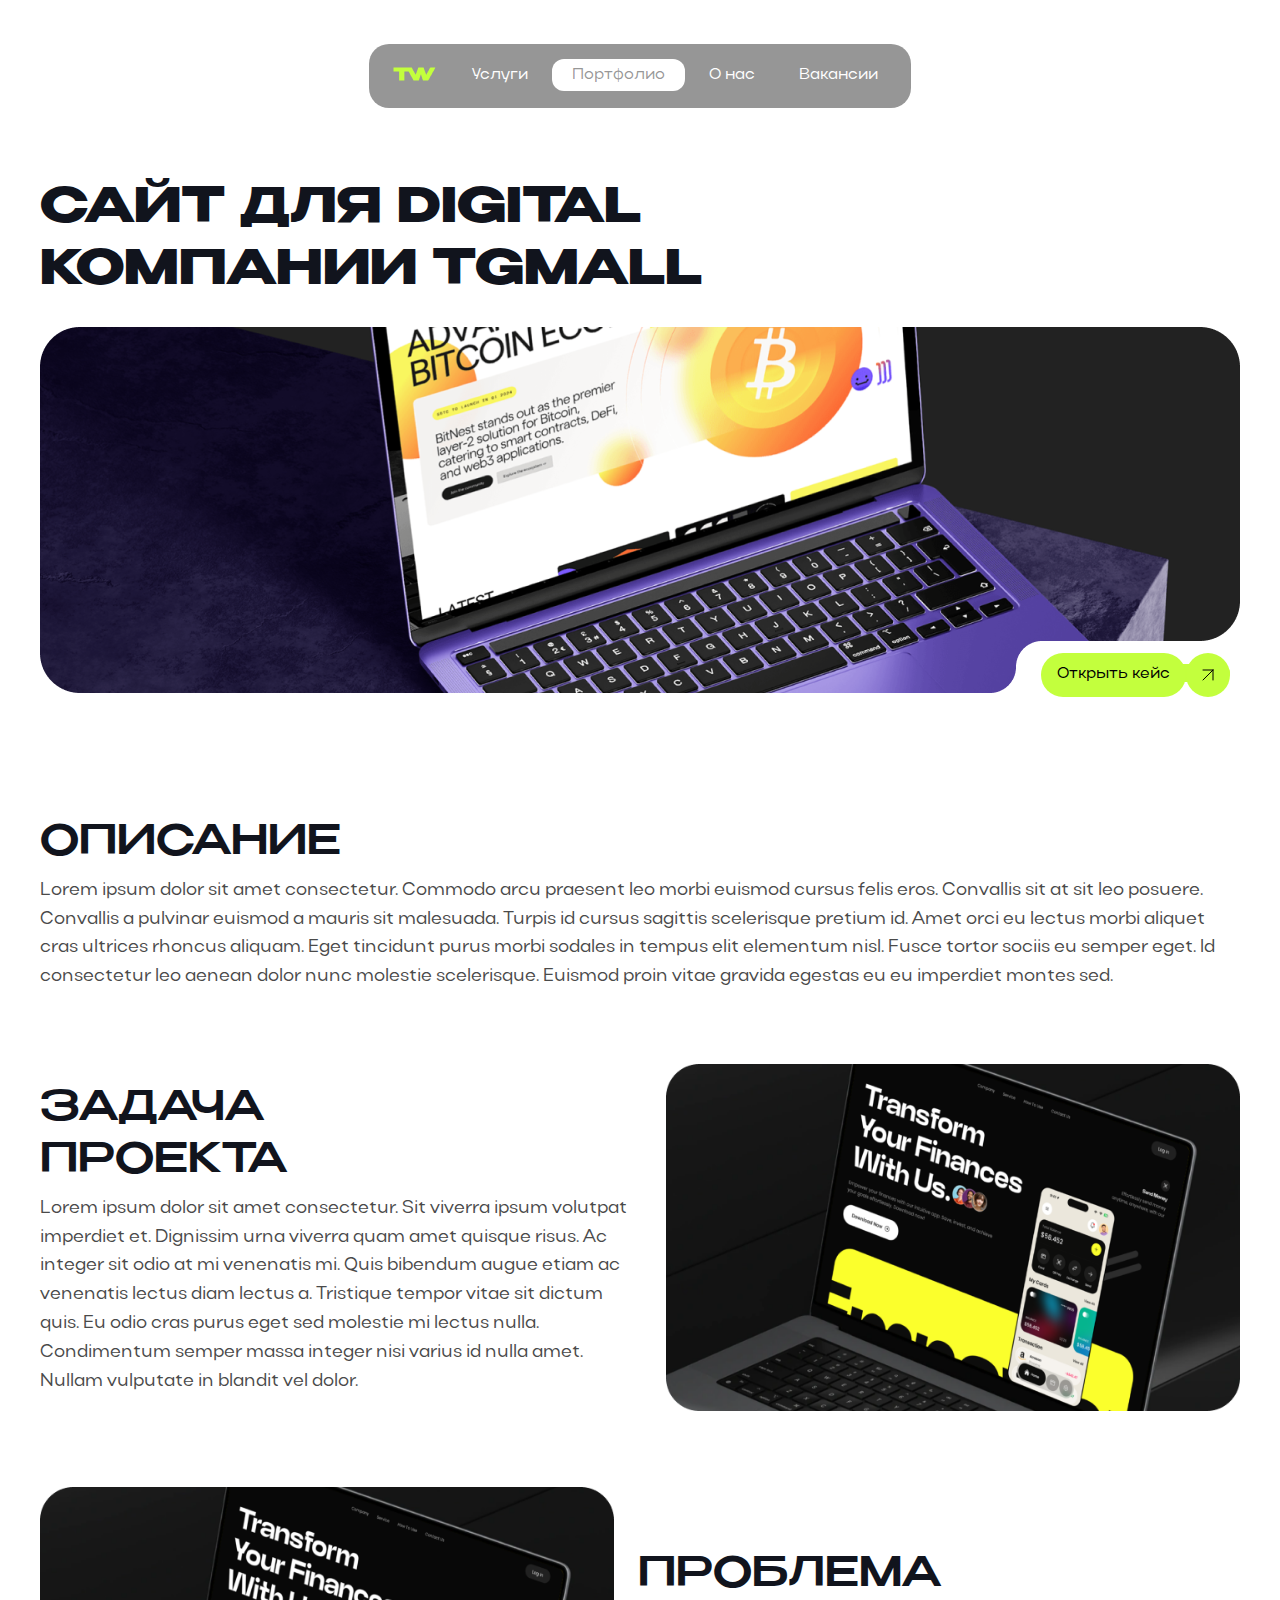
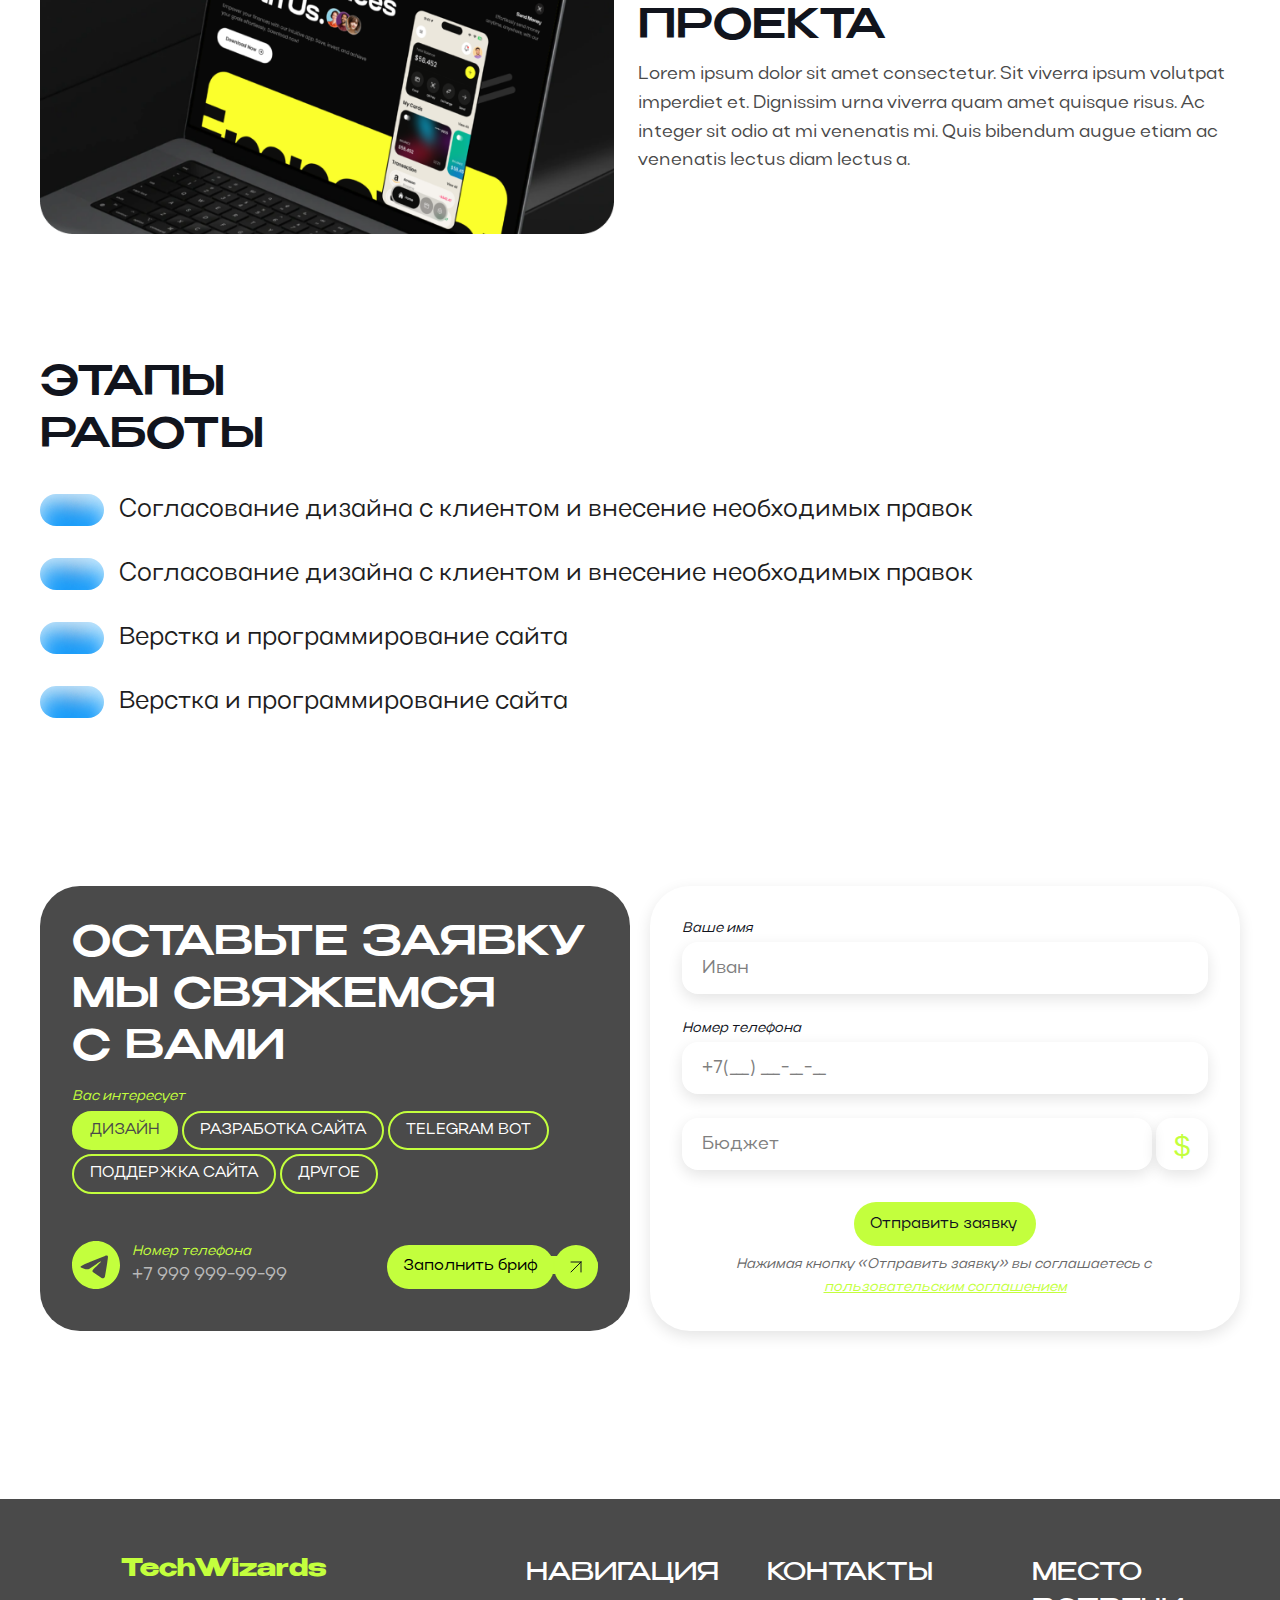
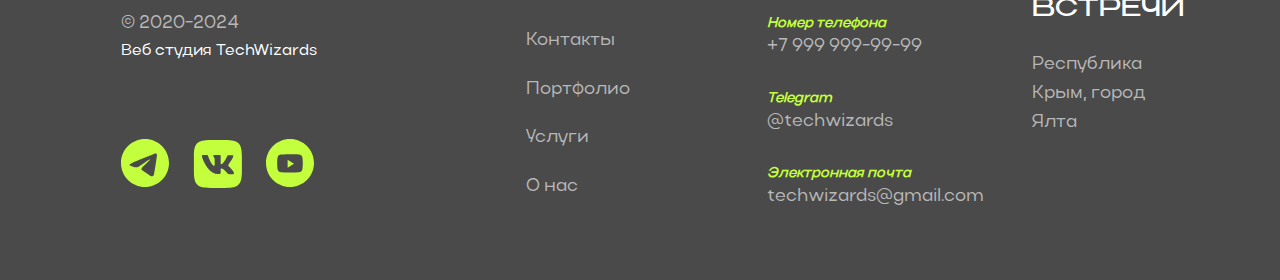
<file: projectOne.html>
<!DOCTYPE html>
<html lang="en">

<head>
    <meta charset="UTF-8">
    <meta name="viewport" content="width=device-width, initial-scale=1.0">
    <title>Document</title>
    <link rel="stylesheet" href="./style.css">
    <link rel="stylesheet" href="./font/stylesheet.css">
</head>

<body>
    <div class="container">
        <nav class="menu">
            <div class="logo">
                <img src="./img/TW.png" alt="">
            </div>
            <ul>
                <li>
                    <a href="./services.html">Услуги</a>
                </li>
                <li>
                    <a class="active" active href="./index.html">Портфолио</a>
                </li>
                <li>
                    <a href="./about.html">О нас</a>
                </li>
                <li>
                    <a  href="./vacancies.html">Вакансии</a>
                </li>
            </ul>
        </nav>



        <section class="projectOne">
            <h1>САЙТ ДЛЯ DIGITAL <br> КОМПАНИИ TGMALL</h1>

            <div class="img-btn">
                <img class="projecttOneimg1" src="./img/projecttOneimg1.png" alt="">
                <img class="projecttOneimg2" src="./img/projectOneimg2.png" alt="">

                <div class="btns">
                    <button class="btn-text">Открыть кейс</button>
                    <div class="div-line"></div>
                    <div class="div-svg">
                        <svg width="12" height="12" viewBox="0 0 12 12" fill="none" xmlns="http://www.w3.org/2000/svg">
                            <path d="M1 1H11M11 1V11M11 1L1 11" stroke="black" stroke-linecap="round"
                                stroke-linejoin="round" />
                        </svg>
                    </div>
                </div>
            </div>

                <h2>ОПИСАНИЕ</h2>
                <p>Lorem ipsum dolor sit amet consectetur. Commodo arcu praesent leo morbi euismod cursus felis eros. Convallis sit at sit leo posuere. Convallis a pulvinar euismod a mauris sit malesuada. Turpis id cursus sagittis scelerisque pretium id. Amet orci eu lectus morbi aliquet cras ultrices rhoncus aliquam. Eget tincidunt purus morbi sodales in tempus elit elementum nisl. Fusce tortor sociis eu semper eget. Id consectetur leo aenean dolor nunc molestie scelerisque. Euismod proin vitae gravida egestas eu eu imperdiet montes sed.</p>
            <div class="img-text">
                <div class="text">
                    <h2>ЗАДАЧА <br> ПРОЕКТА</h2>
                    <p>Lorem ipsum dolor sit amet consectetur. Sit viverra ipsum volutpat imperdiet et. Dignissim urna viverra quam amet quisque risus. Ac integer sit odio at mi venenatis mi. Quis bibendum augue etiam ac venenatis lectus diam lectus a. Tristique tempor vitae sit dictum quis. Eu odio cras purus eget sed molestie mi lectus nulla. Condimentum semper massa integer nisi varius id nulla amet. Nullam vulputate in blandit vel dolor.</p>
                </div>
               
                <div class="img">
                    <img src="./img/project4.png" alt="">
                </div>
            </div>
            <div class="img-text">
                <div class="img">
                    <img src="./img/project4.png" alt="">
                </div>
                <div class="text">
                    <h2>ПРОБЛЕМА <br> ПРОЕКТА</h2>
                    <p>Lorem ipsum dolor sit amet consectetur. Sit viverra ipsum volutpat imperdiet et. Dignissim urna viverra quam amet quisque risus. Ac integer sit odio at mi venenatis mi. Quis bibendum augue etiam ac venenatis lectus diam lectus a.</p>
                </div>

            </div>

            <div class="stages">
                <h2>ЭТАПЫ <br> РАБОТЫ</h2>

                <ul>
                    <li>
                        <div>
                            <div class="line"></div>
                        </div>
                        Согласование дизайна с клиентом и внесение необходимых правок
                    </li>
                    <li>
                        <div>
                            <div class="line"></div>
                        </div>
                 
                        Согласование дизайна с клиентом и внесение необходимых правок
                    </li>
                    <li>
                        <div>
                            <div class="line"></div>
                        </div>
                
                        Верстка и программирование сайта
                    </li>
                    <li>
                        <div>
                            <div class="line"></div>
                        </div>
                        Верстка и программирование сайта
                    </li>
                </ul>
            </div>
       
       
            </section>

    
            <section class="feadback">

                <div class="application">
                    <h2>ОСТАВЬТЕ ЗАЯВКУ МЫ СВЯЖЕМСЯ С ВАМИ</h2>
                    <h6>Вас интересует</h6>
                    <div class="block-btn">
                        <button class="hover">ДИЗАЙН</button>
                        <button>РАЗРАБОТКА САЙТА</button>
                        <button>TELEGRAM BOT</button>
                        <button>ПОДДЕРЖКА САЙТА </button>
                        <button>ДРУГОЕ</button>
                    </div>
    
                    <div class="phone-telegram">
                        <svg width="48" height="48" viewBox="0 0 48 48" fill="none" xmlns="http://www.w3.org/2000/svg">
                            <path fill-rule="evenodd" clip-rule="evenodd"
                                d="M48 24C48 37.2548 37.2548 48 24 48C10.7452 48 0 37.2548 0 24C0 10.7452 10.7452 0 24 0C37.2548 0 48 10.7452 48 24ZM16.0715 21.8015C13.6673 22.8512 11.1971 23.9298 8.93825 25.174L8.93809 25.1741C7.75861 26.0377 9.32638 26.6485 10.7971 27.2215C11.0309 27.3126 11.2622 27.4027 11.4797 27.4927C11.6607 27.5484 11.8447 27.607 12.0312 27.6664C13.6669 28.1875 15.4907 28.7686 17.0787 27.8945C19.6873 26.396 22.149 24.6636 24.6089 22.9325C25.4148 22.3653 26.2205 21.7983 27.0311 21.2397C27.0691 21.2154 27.1119 21.1876 27.1588 21.1573C27.8493 20.7096 29.4024 19.7029 28.8279 21.0901C27.4695 22.5757 26.0144 23.8907 24.5515 25.213C23.5655 26.1041 22.5759 26.9985 21.6099 27.9505C20.7686 28.6341 19.8949 30.0088 20.837 30.9661C23.0069 32.4851 25.2107 33.9673 27.4132 35.4487C28.1299 35.9307 28.8466 36.4127 29.5618 36.8959C30.774 37.8637 32.6685 37.0808 32.935 35.5685C33.0535 34.8728 33.1725 34.1772 33.2915 33.4815C33.9491 29.6368 34.6069 25.7907 35.188 21.9335C35.267 21.3284 35.3565 20.7234 35.4461 20.1181C35.6632 18.651 35.8806 17.1821 35.9485 15.7071C35.7735 14.2351 33.9887 14.5588 32.9955 14.8898C27.8903 16.8324 22.8361 18.919 17.8019 21.0424C17.2316 21.295 16.6535 21.5474 16.0715 21.8015Z"
                                fill="#C3FF3D" />
                        </svg>
                        <div>
                            <h6>Номер телефона</h6>
                            <p>+7 999 999-99-99</p>
                        </div>
    
                    </div>
    
                    <div class="btns">
                        <button class="btn-text">Заполнить бриф</button>
                        <div class="div-line"></div>
                        <div class="div-svg"><svg width="12" height="12" viewBox="0 0 12 12" fill="none"
                                xmlns="http://www.w3.org/2000/svg">
                                <path d="M1 1H11M11 1V11M11 1L1 11" stroke="#11141D" stroke-linecap="round"
                                    stroke-linejoin="round" />
                            </svg>
                        </div>
                    </div>
                </div>
                <div class="form-block">
    
                    <div>
    
                        <form>
                            <label for="fname">Ваше имя</label>
                            <input class="input1" type="text" id="fname" name="firstname" placeholder="Иван">
    
                            <label for="lname">Номер телефона</label>
                            <input class="input1" type="text" id="lname" name="lastname" placeholder="+7(___) ___-__-__">
    
                            <div class="byu">
                                <input type="text" id="fname" name="firstname" placeholder="Бюджет">
    
                                <!-- <select id="country" name="country">
                                    <option value="australia">$</option>
                                    <option value="canada">₽</option>
                                    <option value="usa">$</option>
                                </select> -->
                                <div class="select">
                                    <input class="select__input" type="hidden" name="">
                                    <div class="select__head">$</div>
                                    <ul class="select__list" style="display: none;">
                                        <li class="select__item">₽</li>
                                        <li class="select__item">$</li>
                                    </ul>
                                </div>
                            </div>
    
    
                            <button>Отправить заявку</button>
    
                            <p>Нажимая кнопку «Отправить заявку» вы соглашаетесь с  <a href="">пользовательским
                                    соглашением</a></p>
                        </form>
                    </div>
                </div>
            </section>
    



    </div>

    <footer>
        <div class="container">
            <div class="footer-divs">
                <div class="logo">
                    <span class="h1">TechWizards</span>
                    <p class="p-numb">© 2020-2024</p>
                    <p class="p-p">Веб студия TechWizards</p>
                    <div class="media">
                        <svg width="48" height="48" viewBox="0 0 48 48" fill="none" xmlns="http://www.w3.org/2000/svg">
                            <path fill-rule="evenodd" clip-rule="evenodd"
                                d="M48 24C48 37.2548 37.2548 48 24 48C10.7452 48 0 37.2548 0 24C0 10.7452 10.7452 0 24 0C37.2548 0 48 10.7452 48 24ZM16.0715 21.8015C13.6673 22.8512 11.1971 23.9298 8.93825 25.174L8.93809 25.1741C7.75861 26.0377 9.32638 26.6485 10.7971 27.2215C11.0309 27.3126 11.2622 27.4027 11.4797 27.4927C11.6607 27.5484 11.8447 27.607 12.0312 27.6664C13.6669 28.1875 15.4907 28.7686 17.0787 27.8945C19.6873 26.396 22.149 24.6636 24.6089 22.9325C25.4148 22.3653 26.2205 21.7983 27.0311 21.2397C27.0691 21.2154 27.1119 21.1876 27.1588 21.1573C27.8493 20.7096 29.4024 19.7029 28.8279 21.0901C27.4695 22.5757 26.0144 23.8907 24.5515 25.213C23.5655 26.1041 22.5759 26.9985 21.6099 27.9505C20.7686 28.6341 19.8949 30.0088 20.837 30.9661C23.0069 32.4851 25.2107 33.9673 27.4132 35.4487C28.1299 35.9307 28.8466 36.4127 29.5618 36.8959C30.774 37.8637 32.6685 37.0808 32.935 35.5685C33.0535 34.8728 33.1725 34.1772 33.2915 33.4815C33.9491 29.6368 34.6069 25.7907 35.188 21.9335C35.267 21.3284 35.3565 20.7234 35.4461 20.1181C35.6632 18.651 35.8806 17.1821 35.9485 15.7071C35.7735 14.2351 33.9887 14.5588 32.9955 14.8898C27.8903 16.8324 22.8361 18.919 17.8019 21.0424C17.2316 21.295 16.6535 21.5474 16.0715 21.8015Z"
                                fill="#C3FF3D" />
                        </svg>
                        <svg width="49" height="49" viewBox="0 0 49 49" fill="none" xmlns="http://www.w3.org/2000/svg">
                            <path fill-rule="evenodd" clip-rule="evenodd"
                                d="M32.2676 0.899902H17.5322C4.08409 0.899902 0.899902 4.08409 0.899902 17.5322V32.2676C0.899902 45.7157 4.08409 48.8999 17.5322 48.8999H32.2676C45.7157 48.8999 48.8999 45.7157 48.8999 32.2676V17.5322C48.8999 4.08409 45.7157 0.899902 32.2676 0.899902ZM39.1441 16.1434C40.1942 16.1434 40.4313 16.6854 40.1942 17.4306C39.8242 19.1385 36.7511 23.6691 35.7993 25.0723C35.6184 25.339 35.5141 25.4927 35.5196 25.4927C35.1469 26.1024 35.0114 26.3734 35.5196 27.0509C35.7032 27.3014 36.0927 27.6836 36.5379 28.1204C36.9957 28.5697 37.5124 29.0767 37.9246 29.5576C39.4151 31.2513 40.5668 32.6741 40.8717 33.6564C41.1427 34.6388 40.6685 35.1469 39.6522 35.1469H36.1632C35.2385 35.1469 34.7619 34.6159 33.7461 33.4842C33.3106 32.999 32.776 32.4033 32.0644 31.6917C29.998 29.6931 29.0834 29.4221 28.5753 29.4221C27.8639 29.4221 27.6607 29.5915 27.6607 30.6077V33.758C27.6607 34.6049 27.3897 35.113 25.154 35.113C21.4617 35.113 17.3629 32.8773 14.4836 28.7108C10.1476 22.6134 8.96204 18.0065 8.96204 17.0919C8.96204 16.5837 9.13141 16.1095 10.1476 16.1095H13.6706C14.5513 16.1095 14.8901 16.4821 15.2288 17.4645C16.9564 22.444 19.8357 26.8138 21.0213 26.8138C21.4617 26.8138 21.6649 26.6106 21.6649 25.4927V20.3438C21.5813 18.8803 21.0718 18.2426 20.694 17.7698C20.4597 17.4765 20.2761 17.2467 20.2761 16.9225C20.2761 16.516 20.6148 16.1095 21.1568 16.1095H26.6445C27.3897 16.1095 27.6607 16.516 27.6607 17.3967V24.341C27.6607 25.0862 27.9656 25.3572 28.2027 25.3572C28.6431 25.3572 29.0157 25.0862 29.8287 24.2732C32.3354 21.4616 34.1307 17.1257 34.1307 17.1257C34.3678 16.6176 34.7743 16.1434 35.655 16.1434H39.1441Z"
                                fill="#C3FF3D" />
                        </svg>

                        <svg width="48" height="48" viewBox="0 0 48 48" fill="none" xmlns="http://www.w3.org/2000/svg">
                            <path fill-rule="evenodd" clip-rule="evenodd"
                                d="M24 0C10.7452 0 0 10.7452 0 24C0 37.2548 10.7452 48 24 48C37.2548 48 48 37.2548 48 24C48 10.7452 37.2548 0 24 0ZM34.0016 15.7493C35.1031 16.0516 35.9706 16.9422 36.265 18.0732C36.8 20.123 36.8 24.4 36.8 24.4C36.8 24.4 36.8 28.6768 36.265 30.7268C35.9706 31.8578 35.1031 32.7484 34.0016 33.0508C32.0054 33.6 24 33.6 24 33.6C24 33.6 15.9946 33.6 13.9983 33.0508C12.8967 32.7484 12.0292 31.8578 11.7348 30.7268C11.2 28.6768 11.2 24.4 11.2 24.4C11.2 24.4 11.2 20.123 11.7348 18.0732C12.0292 16.9422 12.8967 16.0516 13.9983 15.7493C15.9946 15.2 24 15.2 24 15.2C24 15.2 32.0054 15.2 34.0016 15.7493Z"
                                fill="#C3FF3D" />
                            <path d="M21.6001 28.8V20.8L28.0001 24.8002L21.6001 28.8Z" fill="#C3FF3D" />
                        </svg>

                    </div>
                </div>
                <div class="ncp">
                    <div class="navigation">
                        <h6>НАВИГАЦИЯ</h6>
                        <a href="">Контакты</a>
                        <a href="./index.html">Портфолио</a>
                        <a href="./services.html">Услуги</a>
                        <a href="./about.html">О нас</a>
                    </div>
                    <div class="contact">
                        <h6>КОНТАКТЫ</h6>
                        <div class="number">
                            <h4>Номер телефона</h4>
                            <p>+7 999 999-99-99</p>
                        </div>
                        <div class="telegram">
                            <h4>Telegram</h4>
                            <p>@techwizards</p>
                        </div>
                        <div class="email">
                            <h4>Электронная почта</h4>
                            <p>techwizards@gmail.com</p>
                        </div>
                    </div>
                    <div class="place">
                        <h6>МЕСТО ВСТРЕЧИ</h6>
                        <p>Республика Крым, город Ялта</p>
                    </div>
                </div>

            </div>
        </div>
    </footer>


    <script src="https://ajax.googleapis.com/ajax/libs/jquery/3.5.1/jquery.min.js"></script>
    <script>
        jQuery(($) => {
            $('.select').on('click', '.select__head', function () {
                if ($(this).hasClass('open')) {
                    $(this).removeClass('open');
                    $(this).next().fadeOut();
                } else {
                    $('.select__head').removeClass('open');
                    $('.select__list').fadeOut();
                    $(this).addClass('open');
                    $(this).next().fadeIn();
                }
            });

            $('.select').on('click', '.select__item', function () {
                $('.select__head').removeClass('open');
                $(this).parent().fadeOut();
                $(this).parent().prev().text($(this).text());
                $(this).parent().prev().prev().val($(this).text());
            });

            $(document).click(function (e) {
                if (!$(e.target).closest('.select').length) {
                    $('.select__head').removeClass('open');
                    $('.select__list').fadeOut();
                }
            });
        });</script>

</body>

</html>
</file>
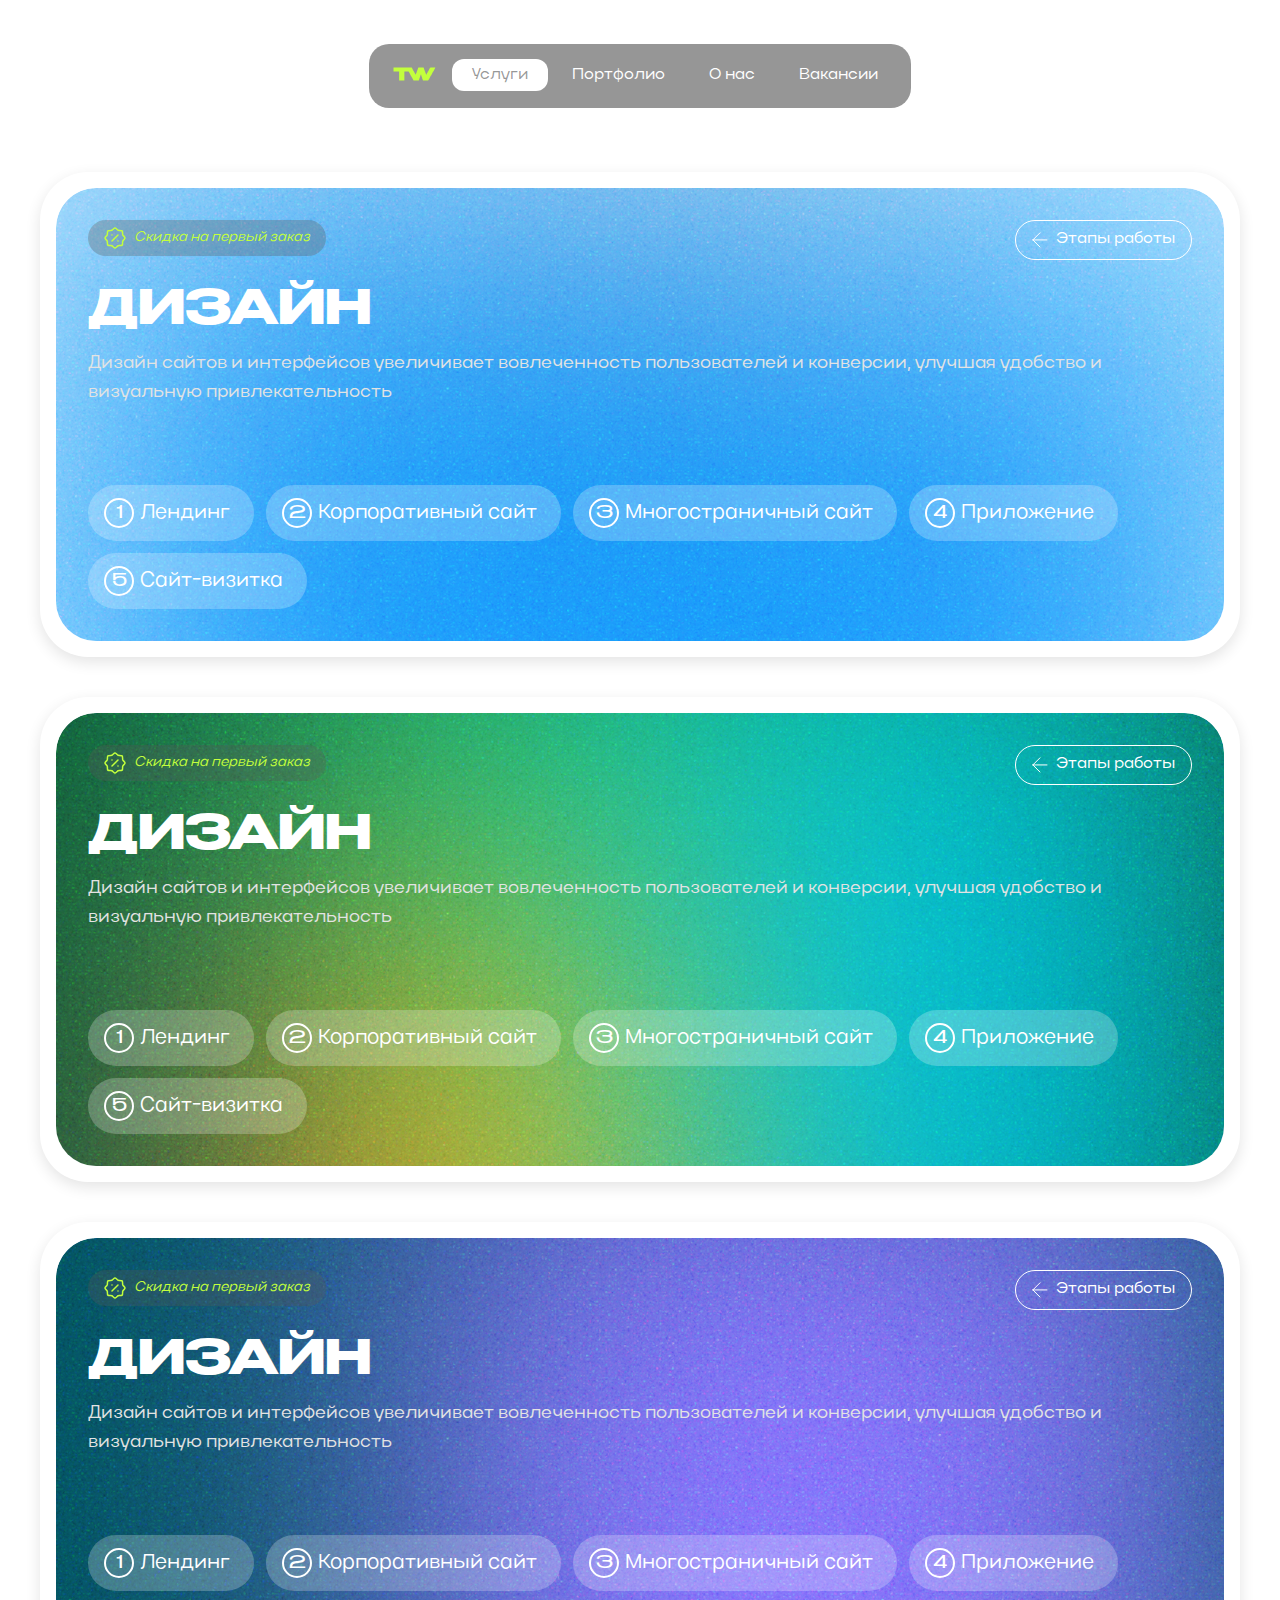
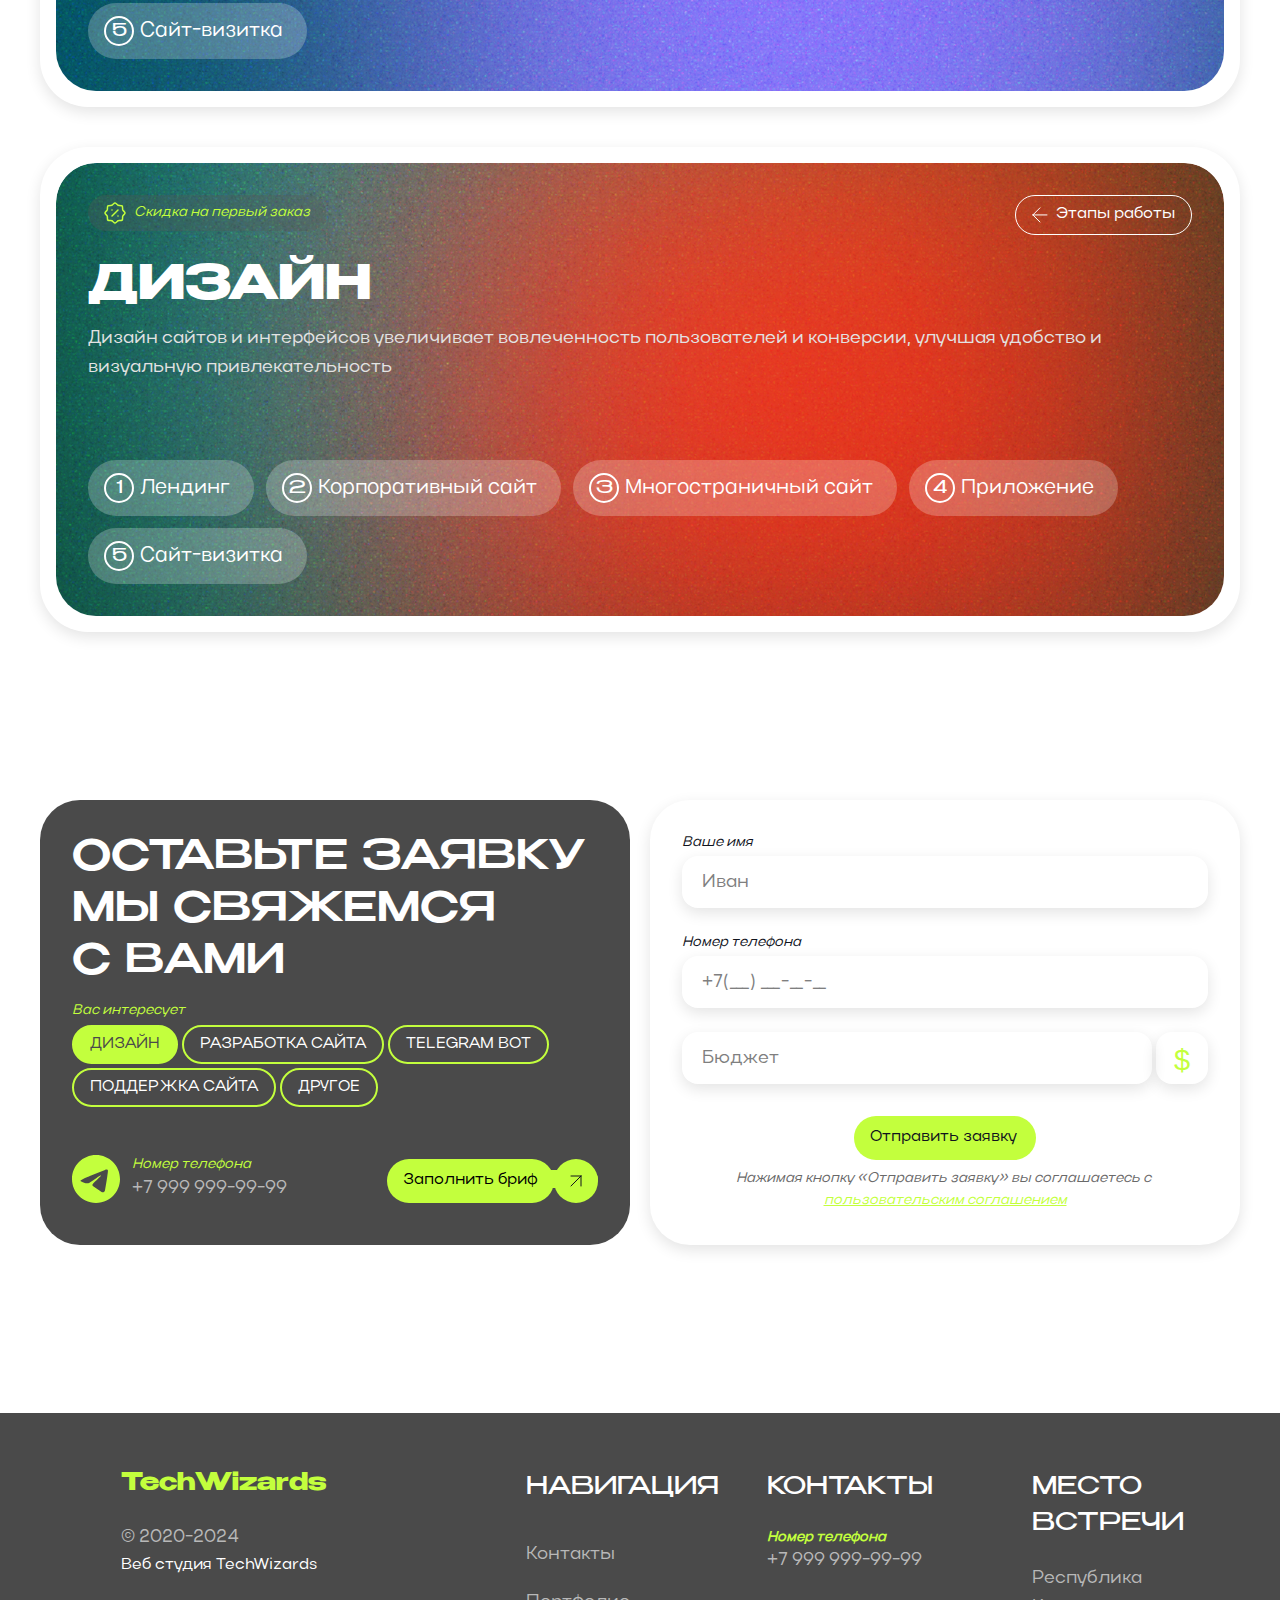
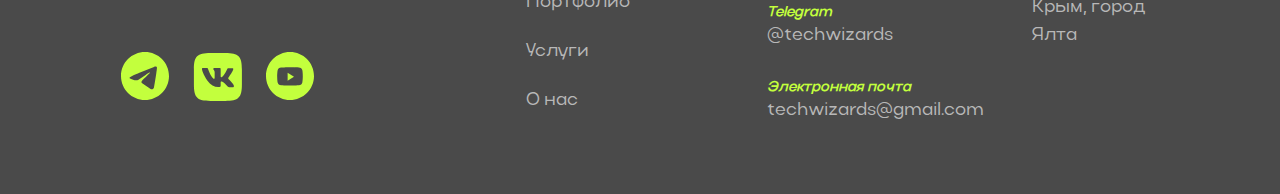
<file: services.html>
<!DOCTYPE html>
<html lang="en">

<head>
    <meta charset="UTF-8">
    <meta name="viewport" content="width=device-width, initial-scale=1.0">
    <title>Document</title>
    <link rel="stylesheet" href="./style.css">
    <link rel="stylesheet" href="./font/stylesheet.css">
</head>

<body>
  
    <div class="container">
        <nav class="menu">
            <div class="logo">
                <img src="./img/TW.png" alt="">
            </div>
            <ul>
                <li>
                    <a class="active" active href="./services.html">Услуги</a>
                </li>
                <li>
                    <a href="./index.html">Портфолио</a>
                </li>
                <li>
                    <a href="./about.html">О нас</a>
                </li>
                <li>
                    <a href="./vacancies.html">Вакансии</a>
                </li>
            </ul>
        </nav>

        <h2 class="servicesh2">УСЛУГИ</h2>
    </div>

<div class="container-services">

    <section class="services">

     
        <div class="design">
            <div class="backgraund-design">
                <span class="span1">
                    <svg width="22" height="22" viewBox="0 0 22 22" fill="none" xmlns="http://www.w3.org/2000/svg">
                        <path
                            d="M14 8L8 14M14 14H13.9892M8.01076 8H8M6.69171 18.6161C7.28274 18.6161 7.57825 18.6161 7.84747 18.716C7.88486 18.7298 7.92172 18.7451 7.95797 18.7617C8.21897 18.8815 8.42793 19.0904 8.84585 19.5083C9.8078 20.4702 10.2887 20.9512 10.8805 20.9955C10.96 21.0015 11.04 21.0015 11.1195 20.9955C11.7113 20.9512 12.1923 20.4702 13.1541 19.5083C13.5721 19.0904 13.781 18.8815 14.042 18.7617C14.0783 18.7451 14.1151 18.7298 14.1525 18.716C14.4218 18.6161 14.7173 18.6161 15.3083 18.6161H15.4173C16.9252 18.6161 17.6792 18.6161 18.1476 18.1476C18.6161 17.6792 18.6161 16.9252 18.6161 15.4173V15.3083C18.6161 14.7173 18.6161 14.4218 18.716 14.1525C18.7298 14.1151 18.7451 14.0783 18.7617 14.042C18.8815 13.781 19.0904 13.5721 19.5083 13.1541C20.4702 12.1923 20.9512 11.7113 20.9955 11.1195C21.0015 11.04 21.0015 10.96 20.9955 10.8805C20.9512 10.2887 20.4702 9.8078 19.5083 8.84585C19.0904 8.42793 18.8815 8.21897 18.7617 7.95797C18.7451 7.92172 18.7298 7.88486 18.716 7.84747C18.6161 7.57825 18.6161 7.28274 18.6161 6.69171V6.58269C18.6161 5.07479 18.6161 4.32083 18.1476 3.85239C17.6792 3.38394 16.9252 3.38394 15.4173 3.38394H15.3083C14.7173 3.38394 14.4218 3.38394 14.1525 3.28405C14.1151 3.27018 14.0783 3.25491 14.042 3.23828C13.781 3.11855 13.5721 2.90959 13.1541 2.49167C12.1923 1.52977 11.7113 1.04882 11.1195 1.00447C11.04 0.99851 10.96 0.99851 10.8805 1.00447C10.2887 1.04882 9.8078 1.52977 8.84585 2.49167C8.42793 2.90959 8.21897 3.11855 7.95797 3.23828C7.92172 3.25491 7.88486 3.27018 7.84747 3.28405C7.57825 3.38394 7.28274 3.38394 6.69171 3.38394H6.58269C5.07479 3.38394 4.32083 3.38394 3.85239 3.85239C3.38394 4.32083 3.38394 5.07479 3.38394 6.58269V6.69171C3.38394 7.28274 3.38394 7.57825 3.28405 7.84747C3.27018 7.88486 3.25491 7.92172 3.23828 7.95797C3.11855 8.21897 2.90959 8.42793 2.49167 8.84585C1.52977 9.8078 1.04882 10.2887 1.00447 10.8805C0.99851 10.96 0.99851 11.04 1.00447 11.1195C1.04882 11.7113 1.52977 12.1923 2.49167 13.1541C2.90959 13.5721 3.11855 13.781 3.23828 14.042C3.25491 14.0783 3.27018 14.1151 3.28405 14.1525C3.38394 14.4218 3.38394 14.7173 3.38394 15.3083V15.4173C3.38394 16.9252 3.38394 17.6792 3.85239 18.1476C4.32083 18.6161 5.07479 18.6161 6.58269 18.6161H6.69171Z"
                            stroke="#C3FF3D" stroke-width="1.5" stroke-linecap="round" />
                    </svg>
                    Скидка на первый заказ</span>
                <p class="h1">ДИЗАЙН</p>
                <p class="pp">Дизайн сайтов и интерфейсов увеличивает вовлеченность пользователей и конверсии, улучшая удобство и визуальную привлекательность</p>
                <div class="etaps">
                    <div class="etap"><div>1</div>Лендинг</div>
                    <div class="etap"><div>2</div>Корпоративный сайт</div>
                    <div class="etap"><div>3</div>Многостраничный сайт</div>
                    <div class="etap"><div>4</div>Приложение</div>
                    <div class="etap"><div>5</div>Сайт-визитка</div>
                </div>
                <button class="btnn" id="toggleButton">
                    <svg width="16" height="16" viewBox="0 0 16 16" fill="none" xmlns="http://www.w3.org/2000/svg">
                        <path d="M7.92893 15L0.857864 7.92893M0.857864 7.92893L7.92893 0.857864M0.857864 7.92893H15" stroke="white" stroke-linecap="round" stroke-linejoin="round"/>
                    </svg>
                    <span>Этапы работы</span>
                </button>
            </div>
            <div class="additional-text" id="additionalText">
              <div class="additional-text-div">
                <h2>ЭТАПЫ РАБОТЫ</h2>

                <ul>
                    <li>Исследование и анализ</li>
                    <li>Создание пользовательских персонажей</li>
                    <li>Создание Job Stories и User Story</li>
                    <li>Глубинное тестирование конкурентов</li>
                    <li>Разработка структуры</li>
                    <li>Создание сценариев User Flow и CJM</li>
                    <li>Прототипирование </li>
                    <li>Тестирование и оценка</li>
                    <li>User Interface дизайн </li>
                    <li>Взаимодействие с разработчиками</li>
                    <li>Пост-релизный анализ и улучшения</li>
                    <li>Подготовка документации и инструкция </li>
                
                </ul>
              </div>
              <div class="btns">
                <button class="btn-text">Заполнить бриф</button>
                <div class="div-line"></div>
                <div class="div-svg"><svg width="12" height="12" viewBox="0 0 12 12" fill="none"
                        xmlns="http://www.w3.org/2000/svg">
                        <path d="M1 1H11M11 1V11M11 1L1 11" stroke="#11141D" stroke-linecap="round"
                            stroke-linejoin="round" />
                    </svg>
                </div>
            </div>

            </div>
        </div>
        <div class="design design2">
            <div class="backgraund-design backgraund-design2">
                <span class="span1">
                    <svg width="22" height="22" viewBox="0 0 22 22" fill="none" xmlns="http://www.w3.org/2000/svg">
                        <path
                            d="M14 8L8 14M14 14H13.9892M8.01076 8H8M6.69171 18.6161C7.28274 18.6161 7.57825 18.6161 7.84747 18.716C7.88486 18.7298 7.92172 18.7451 7.95797 18.7617C8.21897 18.8815 8.42793 19.0904 8.84585 19.5083C9.8078 20.4702 10.2887 20.9512 10.8805 20.9955C10.96 21.0015 11.04 21.0015 11.1195 20.9955C11.7113 20.9512 12.1923 20.4702 13.1541 19.5083C13.5721 19.0904 13.781 18.8815 14.042 18.7617C14.0783 18.7451 14.1151 18.7298 14.1525 18.716C14.4218 18.6161 14.7173 18.6161 15.3083 18.6161H15.4173C16.9252 18.6161 17.6792 18.6161 18.1476 18.1476C18.6161 17.6792 18.6161 16.9252 18.6161 15.4173V15.3083C18.6161 14.7173 18.6161 14.4218 18.716 14.1525C18.7298 14.1151 18.7451 14.0783 18.7617 14.042C18.8815 13.781 19.0904 13.5721 19.5083 13.1541C20.4702 12.1923 20.9512 11.7113 20.9955 11.1195C21.0015 11.04 21.0015 10.96 20.9955 10.8805C20.9512 10.2887 20.4702 9.8078 19.5083 8.84585C19.0904 8.42793 18.8815 8.21897 18.7617 7.95797C18.7451 7.92172 18.7298 7.88486 18.716 7.84747C18.6161 7.57825 18.6161 7.28274 18.6161 6.69171V6.58269C18.6161 5.07479 18.6161 4.32083 18.1476 3.85239C17.6792 3.38394 16.9252 3.38394 15.4173 3.38394H15.3083C14.7173 3.38394 14.4218 3.38394 14.1525 3.28405C14.1151 3.27018 14.0783 3.25491 14.042 3.23828C13.781 3.11855 13.5721 2.90959 13.1541 2.49167C12.1923 1.52977 11.7113 1.04882 11.1195 1.00447C11.04 0.99851 10.96 0.99851 10.8805 1.00447C10.2887 1.04882 9.8078 1.52977 8.84585 2.49167C8.42793 2.90959 8.21897 3.11855 7.95797 3.23828C7.92172 3.25491 7.88486 3.27018 7.84747 3.28405C7.57825 3.38394 7.28274 3.38394 6.69171 3.38394H6.58269C5.07479 3.38394 4.32083 3.38394 3.85239 3.85239C3.38394 4.32083 3.38394 5.07479 3.38394 6.58269V6.69171C3.38394 7.28274 3.38394 7.57825 3.28405 7.84747C3.27018 7.88486 3.25491 7.92172 3.23828 7.95797C3.11855 8.21897 2.90959 8.42793 2.49167 8.84585C1.52977 9.8078 1.04882 10.2887 1.00447 10.8805C0.99851 10.96 0.99851 11.04 1.00447 11.1195C1.04882 11.7113 1.52977 12.1923 2.49167 13.1541C2.90959 13.5721 3.11855 13.781 3.23828 14.042C3.25491 14.0783 3.27018 14.1151 3.28405 14.1525C3.38394 14.4218 3.38394 14.7173 3.38394 15.3083V15.4173C3.38394 16.9252 3.38394 17.6792 3.85239 18.1476C4.32083 18.6161 5.07479 18.6161 6.58269 18.6161H6.69171Z"
                            stroke="#C3FF3D" stroke-width="1.5" stroke-linecap="round" />
                    </svg>
                    Скидка на первый заказ</span>
                <p class="h1">ДИЗАЙН</p>
                <p class="pp">Дизайн сайтов и интерфейсов увеличивает вовлеченность пользователей и конверсии, улучшая удобство и визуальную привлекательность</p>
                <div class="etaps">
                    <div class="etap"><div>1</div>Лендинг</div>
                    <div class="etap"><div>2</div>Корпоративный сайт</div>
                    <div class="etap"><div>3</div>Многостраничный сайт</div>
                    <div class="etap"><div>4</div>Приложение</div>
                    <div class="etap"><div>5</div>Сайт-визитка</div>
                </div>
                <button class="btnn" id="toggleButton2">
                    <svg width="16" height="16" viewBox="0 0 16 16" fill="none" xmlns="http://www.w3.org/2000/svg">
                        <path d="M7.92893 15L0.857864 7.92893M0.857864 7.92893L7.92893 0.857864M0.857864 7.92893H15" stroke="white" stroke-linecap="round" stroke-linejoin="round"/>
                    </svg>
                    <span>Этапы работы</span>
                </button>
            </div>
            <div class="additional-text" id="additionalText2">
              <div class="additional-text-div">
                <h2>ЭТАПЫ РАБОТЫ</h2>

                <ul>
                    <li>Исследование и анализ</li>
                    <li>Создание пользовательских персонажей</li>
                    <li>Создание Job Stories и User Story</li>
                    <li>Глубинное тестирование конкурентов</li>
                    <li>Разработка структуры</li>
                    <li>Создание сценариев User Flow и CJM</li>
                    <li>Прототипирование </li>
                    <li>Тестирование и оценка</li>
                    <li>User Interface дизайн </li>
                    <li>Взаимодействие с разработчиками</li>
                    <li>Пост-релизный анализ и улучшения</li>
                    <li>Подготовка документации и инструкция </li>
                
                </ul>
              </div>
              <div class="btns">
                <button class="btn-text">Заполнить бриф</button>
                <div class="div-line"></div>
                <div class="div-svg"><svg width="12" height="12" viewBox="0 0 12 12" fill="none"
                        xmlns="http://www.w3.org/2000/svg">
                        <path d="M1 1H11M11 1V11M11 1L1 11" stroke="#11141D" stroke-linecap="round"
                            stroke-linejoin="round" />
                    </svg>
                </div>
            </div>

            </div>
        </div>
        <div class="design design3">
            <div class="backgraund-design backgraund-design3">
                <span class="span1">
                    <svg width="22" height="22" viewBox="0 0 22 22" fill="none" xmlns="http://www.w3.org/2000/svg">
                        <path
                            d="M14 8L8 14M14 14H13.9892M8.01076 8H8M6.69171 18.6161C7.28274 18.6161 7.57825 18.6161 7.84747 18.716C7.88486 18.7298 7.92172 18.7451 7.95797 18.7617C8.21897 18.8815 8.42793 19.0904 8.84585 19.5083C9.8078 20.4702 10.2887 20.9512 10.8805 20.9955C10.96 21.0015 11.04 21.0015 11.1195 20.9955C11.7113 20.9512 12.1923 20.4702 13.1541 19.5083C13.5721 19.0904 13.781 18.8815 14.042 18.7617C14.0783 18.7451 14.1151 18.7298 14.1525 18.716C14.4218 18.6161 14.7173 18.6161 15.3083 18.6161H15.4173C16.9252 18.6161 17.6792 18.6161 18.1476 18.1476C18.6161 17.6792 18.6161 16.9252 18.6161 15.4173V15.3083C18.6161 14.7173 18.6161 14.4218 18.716 14.1525C18.7298 14.1151 18.7451 14.0783 18.7617 14.042C18.8815 13.781 19.0904 13.5721 19.5083 13.1541C20.4702 12.1923 20.9512 11.7113 20.9955 11.1195C21.0015 11.04 21.0015 10.96 20.9955 10.8805C20.9512 10.2887 20.4702 9.8078 19.5083 8.84585C19.0904 8.42793 18.8815 8.21897 18.7617 7.95797C18.7451 7.92172 18.7298 7.88486 18.716 7.84747C18.6161 7.57825 18.6161 7.28274 18.6161 6.69171V6.58269C18.6161 5.07479 18.6161 4.32083 18.1476 3.85239C17.6792 3.38394 16.9252 3.38394 15.4173 3.38394H15.3083C14.7173 3.38394 14.4218 3.38394 14.1525 3.28405C14.1151 3.27018 14.0783 3.25491 14.042 3.23828C13.781 3.11855 13.5721 2.90959 13.1541 2.49167C12.1923 1.52977 11.7113 1.04882 11.1195 1.00447C11.04 0.99851 10.96 0.99851 10.8805 1.00447C10.2887 1.04882 9.8078 1.52977 8.84585 2.49167C8.42793 2.90959 8.21897 3.11855 7.95797 3.23828C7.92172 3.25491 7.88486 3.27018 7.84747 3.28405C7.57825 3.38394 7.28274 3.38394 6.69171 3.38394H6.58269C5.07479 3.38394 4.32083 3.38394 3.85239 3.85239C3.38394 4.32083 3.38394 5.07479 3.38394 6.58269V6.69171C3.38394 7.28274 3.38394 7.57825 3.28405 7.84747C3.27018 7.88486 3.25491 7.92172 3.23828 7.95797C3.11855 8.21897 2.90959 8.42793 2.49167 8.84585C1.52977 9.8078 1.04882 10.2887 1.00447 10.8805C0.99851 10.96 0.99851 11.04 1.00447 11.1195C1.04882 11.7113 1.52977 12.1923 2.49167 13.1541C2.90959 13.5721 3.11855 13.781 3.23828 14.042C3.25491 14.0783 3.27018 14.1151 3.28405 14.1525C3.38394 14.4218 3.38394 14.7173 3.38394 15.3083V15.4173C3.38394 16.9252 3.38394 17.6792 3.85239 18.1476C4.32083 18.6161 5.07479 18.6161 6.58269 18.6161H6.69171Z"
                            stroke="#C3FF3D" stroke-width="1.5" stroke-linecap="round" />
                    </svg>
                    Скидка на первый заказ</span>
                <p class="h1">ДИЗАЙН</p>
                <p class="pp">Дизайн сайтов и интерфейсов увеличивает вовлеченность пользователей и конверсии, улучшая удобство и визуальную привлекательность</p>
                <div class="etaps">
                    <div class="etap"><div>1</div>Лендинг</div>
                    <div class="etap"><div>2</div>Корпоративный сайт</div>
                    <div class="etap"><div>3</div>Многостраничный сайт</div>
                    <div class="etap"><div>4</div>Приложение</div>
                    <div class="etap"><div>5</div>Сайт-визитка</div>
                </div>
                <button class="btnn" id="toggleButton3">
                    <svg width="16" height="16" viewBox="0 0 16 16" fill="none" xmlns="http://www.w3.org/2000/svg">
                        <path d="M7.92893 15L0.857864 7.92893M0.857864 7.92893L7.92893 0.857864M0.857864 7.92893H15" stroke="white" stroke-linecap="round" stroke-linejoin="round"/>
                    </svg>
                    <span>Этапы работы</span>
                </button>
            </div>
            <div class="additional-text" id="additionalText3">
              <div class="additional-text-div">
                <h2>ЭТАПЫ РАБОТЫ</h2>

                <ul>
                    <li>Исследование и анализ</li>
                    <li>Создание пользовательских персонажей</li>
                    <li>Создание Job Stories и User Story</li>
                    <li>Глубинное тестирование конкурентов</li>
                    <li>Разработка структуры</li>
                    <li>Создание сценариев User Flow и CJM</li>
                    <li>Прототипирование </li>
                    <li>Тестирование и оценка</li>
                    <li>User Interface дизайн </li>
                    <li>Взаимодействие с разработчиками</li>
                    <li>Пост-релизный анализ и улучшения</li>
                    <li>Подготовка документации и инструкция </li>
                
                </ul>
              </div>
              <div class="btns">
                <button class="btn-text">Заполнить бриф</button>
                <div class="div-line"></div>
                <div class="div-svg"><svg width="12" height="12" viewBox="0 0 12 12" fill="none"
                        xmlns="http://www.w3.org/2000/svg">
                        <path d="M1 1H11M11 1V11M11 1L1 11" stroke="#11141D" stroke-linecap="round"
                            stroke-linejoin="round" />
                    </svg>
                </div>
            </div>

            </div>
        </div>
     
        <div class="design design4">
            <div class="backgraund-design backgraund-design4">
                <span class="span1">
                    <svg width="22" height="22" viewBox="0 0 22 22" fill="none" xmlns="http://www.w3.org/2000/svg">
                        <path
                            d="M14 8L8 14M14 14H13.9892M8.01076 8H8M6.69171 18.6161C7.28274 18.6161 7.57825 18.6161 7.84747 18.716C7.88486 18.7298 7.92172 18.7451 7.95797 18.7617C8.21897 18.8815 8.42793 19.0904 8.84585 19.5083C9.8078 20.4702 10.2887 20.9512 10.8805 20.9955C10.96 21.0015 11.04 21.0015 11.1195 20.9955C11.7113 20.9512 12.1923 20.4702 13.1541 19.5083C13.5721 19.0904 13.781 18.8815 14.042 18.7617C14.0783 18.7451 14.1151 18.7298 14.1525 18.716C14.4218 18.6161 14.7173 18.6161 15.3083 18.6161H15.4173C16.9252 18.6161 17.6792 18.6161 18.1476 18.1476C18.6161 17.6792 18.6161 16.9252 18.6161 15.4173V15.3083C18.6161 14.7173 18.6161 14.4218 18.716 14.1525C18.7298 14.1151 18.7451 14.0783 18.7617 14.042C18.8815 13.781 19.0904 13.5721 19.5083 13.1541C20.4702 12.1923 20.9512 11.7113 20.9955 11.1195C21.0015 11.04 21.0015 10.96 20.9955 10.8805C20.9512 10.2887 20.4702 9.8078 19.5083 8.84585C19.0904 8.42793 18.8815 8.21897 18.7617 7.95797C18.7451 7.92172 18.7298 7.88486 18.716 7.84747C18.6161 7.57825 18.6161 7.28274 18.6161 6.69171V6.58269C18.6161 5.07479 18.6161 4.32083 18.1476 3.85239C17.6792 3.38394 16.9252 3.38394 15.4173 3.38394H15.3083C14.7173 3.38394 14.4218 3.38394 14.1525 3.28405C14.1151 3.27018 14.0783 3.25491 14.042 3.23828C13.781 3.11855 13.5721 2.90959 13.1541 2.49167C12.1923 1.52977 11.7113 1.04882 11.1195 1.00447C11.04 0.99851 10.96 0.99851 10.8805 1.00447C10.2887 1.04882 9.8078 1.52977 8.84585 2.49167C8.42793 2.90959 8.21897 3.11855 7.95797 3.23828C7.92172 3.25491 7.88486 3.27018 7.84747 3.28405C7.57825 3.38394 7.28274 3.38394 6.69171 3.38394H6.58269C5.07479 3.38394 4.32083 3.38394 3.85239 3.85239C3.38394 4.32083 3.38394 5.07479 3.38394 6.58269V6.69171C3.38394 7.28274 3.38394 7.57825 3.28405 7.84747C3.27018 7.88486 3.25491 7.92172 3.23828 7.95797C3.11855 8.21897 2.90959 8.42793 2.49167 8.84585C1.52977 9.8078 1.04882 10.2887 1.00447 10.8805C0.99851 10.96 0.99851 11.04 1.00447 11.1195C1.04882 11.7113 1.52977 12.1923 2.49167 13.1541C2.90959 13.5721 3.11855 13.781 3.23828 14.042C3.25491 14.0783 3.27018 14.1151 3.28405 14.1525C3.38394 14.4218 3.38394 14.7173 3.38394 15.3083V15.4173C3.38394 16.9252 3.38394 17.6792 3.85239 18.1476C4.32083 18.6161 5.07479 18.6161 6.58269 18.6161H6.69171Z"
                            stroke="#C3FF3D" stroke-width="1.5" stroke-linecap="round" />
                    </svg>
                    Скидка на первый заказ</span>
                <p class="h1">ДИЗАЙН</p>
                <p class="pp">Дизайн сайтов и интерфейсов увеличивает вовлеченность пользователей и конверсии, улучшая удобство и визуальную привлекательность</p>
                <div class="etaps">
                    <div class="etap"><div>1</div>Лендинг</div>
                    <div class="etap"><div>2</div>Корпоративный сайт</div>
                    <div class="etap"><div>3</div>Многостраничный сайт</div>
                    <div class="etap"><div>4</div>Приложение</div>
                    <div class="etap"><div>5</div>Сайт-визитка</div>
                </div>
                <button class="btnn" id="toggleButton4">
                    <svg width="16" height="16" viewBox="0 0 16 16" fill="none" xmlns="http://www.w3.org/2000/svg">
                        <path d="M7.92893 15L0.857864 7.92893M0.857864 7.92893L7.92893 0.857864M0.857864 7.92893H15" stroke="white" stroke-linecap="round" stroke-linejoin="round"/>
                    </svg>
                    <span>Этапы работы</span>
                </button>
            </div>
            <div class="additional-text" id="additionalText4">
              <div class="additional-text-div">
                <h2>ЭТАПЫ РАБОТЫ</h2>

                <ul>
                    <li>Исследование и анализ</li>
                    <li>Создание пользовательских персонажей</li>
                    <li>Создание Job Stories и User Story</li>
                    <li>Глубинное тестирование конкурентов</li>
                    <li>Разработка структуры</li>
                    <li>Создание сценариев User Flow и CJM</li>
                    <li>Прототипирование </li>
                    <li>Тестирование и оценка</li>
                    <li>User Interface дизайн </li>
                    <li>Взаимодействие с разработчиками</li>
                    <li>Пост-релизный анализ и улучшения</li>
                    <li>Подготовка документации и инструкция </li>
                
                </ul>
              </div>
              <div class="btns">
                <button class="btn-text">Заполнить бриф</button>
                <div class="div-line"></div>
                <div class="div-svg"><svg width="12" height="12" viewBox="0 0 12 12" fill="none"
                        xmlns="http://www.w3.org/2000/svg">
                        <path d="M1 1H11M11 1V11M11 1L1 11" stroke="#11141D" stroke-linecap="round"
                            stroke-linejoin="round" />
                    </svg>
                </div>
            </div>

            </div>
        </div>
     
     
    </section>
</div>


    <div class="container">
        <section class="feadback">

            <div class="application">
                <h2>ОСТАВЬТЕ ЗАЯВКУ МЫ СВЯЖЕМСЯ С ВАМИ</h2>
                <h6>Вас интересует</h6>
                <div class="block-btn">
                    <button class="hover">ДИЗАЙН</button>
                    <button>РАЗРАБОТКА САЙТА</button>
                    <button>TELEGRAM BOT</button>
                    <button>ПОДДЕРЖКА САЙТА </button>
                    <button>ДРУГОЕ</button>
                </div>

                <div class="phone-telegram">
                    <svg width="48" height="48" viewBox="0 0 48 48" fill="none" xmlns="http://www.w3.org/2000/svg">
                        <path fill-rule="evenodd" clip-rule="evenodd"
                            d="M48 24C48 37.2548 37.2548 48 24 48C10.7452 48 0 37.2548 0 24C0 10.7452 10.7452 0 24 0C37.2548 0 48 10.7452 48 24ZM16.0715 21.8015C13.6673 22.8512 11.1971 23.9298 8.93825 25.174L8.93809 25.1741C7.75861 26.0377 9.32638 26.6485 10.7971 27.2215C11.0309 27.3126 11.2622 27.4027 11.4797 27.4927C11.6607 27.5484 11.8447 27.607 12.0312 27.6664C13.6669 28.1875 15.4907 28.7686 17.0787 27.8945C19.6873 26.396 22.149 24.6636 24.6089 22.9325C25.4148 22.3653 26.2205 21.7983 27.0311 21.2397C27.0691 21.2154 27.1119 21.1876 27.1588 21.1573C27.8493 20.7096 29.4024 19.7029 28.8279 21.0901C27.4695 22.5757 26.0144 23.8907 24.5515 25.213C23.5655 26.1041 22.5759 26.9985 21.6099 27.9505C20.7686 28.6341 19.8949 30.0088 20.837 30.9661C23.0069 32.4851 25.2107 33.9673 27.4132 35.4487C28.1299 35.9307 28.8466 36.4127 29.5618 36.8959C30.774 37.8637 32.6685 37.0808 32.935 35.5685C33.0535 34.8728 33.1725 34.1772 33.2915 33.4815C33.9491 29.6368 34.6069 25.7907 35.188 21.9335C35.267 21.3284 35.3565 20.7234 35.4461 20.1181C35.6632 18.651 35.8806 17.1821 35.9485 15.7071C35.7735 14.2351 33.9887 14.5588 32.9955 14.8898C27.8903 16.8324 22.8361 18.919 17.8019 21.0424C17.2316 21.295 16.6535 21.5474 16.0715 21.8015Z"
                            fill="#C3FF3D" />
                    </svg>
                    <div>
                        <h6>Номер телефона</h6>
                        <p>+7 999 999-99-99</p>
                    </div>

                </div>

                <div class="btns">
                    <button class="btn-text">Заполнить бриф</button>
                    <div class="div-line"></div>
                    <div class="div-svg"><svg width="12" height="12" viewBox="0 0 12 12" fill="none"
                            xmlns="http://www.w3.org/2000/svg">
                            <path d="M1 1H11M11 1V11M11 1L1 11" stroke="#11141D" stroke-linecap="round"
                                stroke-linejoin="round" />
                        </svg>
                    </div>
                </div>
            </div>
            <div class="form-block">

                <div>

                    <form>
                        <label for="fname">Ваше имя</label>
                        <input class="input1" type="text" id="fname" name="firstname" placeholder="Иван">

                        <label for="lname">Номер телефона</label>
                        <input class="input1" type="text" id="lname" name="lastname" placeholder="+7(___) ___-__-__">

                        <div class="byu">
                            <input type="text" id="fname" name="firstname" placeholder="Бюджет">

                            <!-- <select id="country" name="country">
                                <option value="australia">$</option>
                                <option value="canada">₽</option>
                                <option value="usa">$</option>
                            </select> -->
                            <div class="select">
                                <input class="select__input" type="hidden" name="">
                                <div class="select__head">$</div>
                                <ul class="select__list" style="display: none;">
                                    <li class="select__item">₽</li>
                                    <li class="select__item">$</li>
                                </ul>
                            </div>
                        </div>


                        <button>Отправить заявку</button>

                        <p>Нажимая кнопку «Отправить заявку» вы соглашаетесь с  <a href="">пользовательским
                                соглашением</a></p>
                    </form>
                </div>
            </div>
        </section>

    </div>

    <footer>
        <div class="container">
            <div class="footer-divs">
                <div class="logo">
                    <span class="h1">TechWizards</span>
                    <p class="p-numb">© 2020-2024</p>
                    <p class="p-p">Веб студия TechWizards</p>
                    <div class="media">
                        <svg width="48" height="48" viewBox="0 0 48 48" fill="none" xmlns="http://www.w3.org/2000/svg">
                            <path fill-rule="evenodd" clip-rule="evenodd"
                                d="M48 24C48 37.2548 37.2548 48 24 48C10.7452 48 0 37.2548 0 24C0 10.7452 10.7452 0 24 0C37.2548 0 48 10.7452 48 24ZM16.0715 21.8015C13.6673 22.8512 11.1971 23.9298 8.93825 25.174L8.93809 25.1741C7.75861 26.0377 9.32638 26.6485 10.7971 27.2215C11.0309 27.3126 11.2622 27.4027 11.4797 27.4927C11.6607 27.5484 11.8447 27.607 12.0312 27.6664C13.6669 28.1875 15.4907 28.7686 17.0787 27.8945C19.6873 26.396 22.149 24.6636 24.6089 22.9325C25.4148 22.3653 26.2205 21.7983 27.0311 21.2397C27.0691 21.2154 27.1119 21.1876 27.1588 21.1573C27.8493 20.7096 29.4024 19.7029 28.8279 21.0901C27.4695 22.5757 26.0144 23.8907 24.5515 25.213C23.5655 26.1041 22.5759 26.9985 21.6099 27.9505C20.7686 28.6341 19.8949 30.0088 20.837 30.9661C23.0069 32.4851 25.2107 33.9673 27.4132 35.4487C28.1299 35.9307 28.8466 36.4127 29.5618 36.8959C30.774 37.8637 32.6685 37.0808 32.935 35.5685C33.0535 34.8728 33.1725 34.1772 33.2915 33.4815C33.9491 29.6368 34.6069 25.7907 35.188 21.9335C35.267 21.3284 35.3565 20.7234 35.4461 20.1181C35.6632 18.651 35.8806 17.1821 35.9485 15.7071C35.7735 14.2351 33.9887 14.5588 32.9955 14.8898C27.8903 16.8324 22.8361 18.919 17.8019 21.0424C17.2316 21.295 16.6535 21.5474 16.0715 21.8015Z"
                                fill="#C3FF3D" />
                        </svg>
                        <svg width="49" height="49" viewBox="0 0 49 49" fill="none" xmlns="http://www.w3.org/2000/svg">
                            <path fill-rule="evenodd" clip-rule="evenodd"
                                d="M32.2676 0.899902H17.5322C4.08409 0.899902 0.899902 4.08409 0.899902 17.5322V32.2676C0.899902 45.7157 4.08409 48.8999 17.5322 48.8999H32.2676C45.7157 48.8999 48.8999 45.7157 48.8999 32.2676V17.5322C48.8999 4.08409 45.7157 0.899902 32.2676 0.899902ZM39.1441 16.1434C40.1942 16.1434 40.4313 16.6854 40.1942 17.4306C39.8242 19.1385 36.7511 23.6691 35.7993 25.0723C35.6184 25.339 35.5141 25.4927 35.5196 25.4927C35.1469 26.1024 35.0114 26.3734 35.5196 27.0509C35.7032 27.3014 36.0927 27.6836 36.5379 28.1204C36.9957 28.5697 37.5124 29.0767 37.9246 29.5576C39.4151 31.2513 40.5668 32.6741 40.8717 33.6564C41.1427 34.6388 40.6685 35.1469 39.6522 35.1469H36.1632C35.2385 35.1469 34.7619 34.6159 33.7461 33.4842C33.3106 32.999 32.776 32.4033 32.0644 31.6917C29.998 29.6931 29.0834 29.4221 28.5753 29.4221C27.8639 29.4221 27.6607 29.5915 27.6607 30.6077V33.758C27.6607 34.6049 27.3897 35.113 25.154 35.113C21.4617 35.113 17.3629 32.8773 14.4836 28.7108C10.1476 22.6134 8.96204 18.0065 8.96204 17.0919C8.96204 16.5837 9.13141 16.1095 10.1476 16.1095H13.6706C14.5513 16.1095 14.8901 16.4821 15.2288 17.4645C16.9564 22.444 19.8357 26.8138 21.0213 26.8138C21.4617 26.8138 21.6649 26.6106 21.6649 25.4927V20.3438C21.5813 18.8803 21.0718 18.2426 20.694 17.7698C20.4597 17.4765 20.2761 17.2467 20.2761 16.9225C20.2761 16.516 20.6148 16.1095 21.1568 16.1095H26.6445C27.3897 16.1095 27.6607 16.516 27.6607 17.3967V24.341C27.6607 25.0862 27.9656 25.3572 28.2027 25.3572C28.6431 25.3572 29.0157 25.0862 29.8287 24.2732C32.3354 21.4616 34.1307 17.1257 34.1307 17.1257C34.3678 16.6176 34.7743 16.1434 35.655 16.1434H39.1441Z"
                                fill="#C3FF3D" />
                        </svg>

                        <svg width="48" height="48" viewBox="0 0 48 48" fill="none" xmlns="http://www.w3.org/2000/svg">
                            <path fill-rule="evenodd" clip-rule="evenodd"
                                d="M24 0C10.7452 0 0 10.7452 0 24C0 37.2548 10.7452 48 24 48C37.2548 48 48 37.2548 48 24C48 10.7452 37.2548 0 24 0ZM34.0016 15.7493C35.1031 16.0516 35.9706 16.9422 36.265 18.0732C36.8 20.123 36.8 24.4 36.8 24.4C36.8 24.4 36.8 28.6768 36.265 30.7268C35.9706 31.8578 35.1031 32.7484 34.0016 33.0508C32.0054 33.6 24 33.6 24 33.6C24 33.6 15.9946 33.6 13.9983 33.0508C12.8967 32.7484 12.0292 31.8578 11.7348 30.7268C11.2 28.6768 11.2 24.4 11.2 24.4C11.2 24.4 11.2 20.123 11.7348 18.0732C12.0292 16.9422 12.8967 16.0516 13.9983 15.7493C15.9946 15.2 24 15.2 24 15.2C24 15.2 32.0054 15.2 34.0016 15.7493Z"
                                fill="#C3FF3D" />
                            <path d="M21.6001 28.8V20.8L28.0001 24.8002L21.6001 28.8Z" fill="#C3FF3D" />
                        </svg>

                    </div>
                </div>
                <div class="ncp">
                    <div class="navigation">
                        <h6>НАВИГАЦИЯ</h6>
                        <a href="">Контакты</a>
                        <a href="./index.html">Портфолио</a>
                        <a href="./services.html">Услуги</a>
                        <a href="./about.html">О нас</a>
                    </div>
                    <div class="contact">
                        <h6>КОНТАКТЫ</h6>
                        <div class="number">
                            <h4>Номер телефона</h4>
                            <p>+7 999 999-99-99</p>
                        </div>
                        <div class="telegram">
                            <h4>Telegram</h4>
                            <p>@techwizards</p>
                        </div>
                        <div class="email">
                            <h4>Электронная почта</h4>
                            <p>techwizards@gmail.com</p>
                        </div>
                    </div>
                    <div class="place">
                        <h6>МЕСТО ВСТРЕЧИ</h6>
                        <p>Республика Крым, город Ялта</p>
                    </div>
                </div>

            </div>
        </div>
    </footer>


    <script src="https://ajax.googleapis.com/ajax/libs/jquery/3.5.1/jquery.min.js"></script>
    <script>
        jQuery(($) => {
            $('.select').on('click', '.select__head', function () {
                if ($(this).hasClass('open')) {
                    $(this).removeClass('open');
                    $(this).next().fadeOut();
                } else {
                    $('.select__head').removeClass('open');
                    $('.select__list').fadeOut();
                    $(this).addClass('open');
                    $(this).next().fadeIn();
                }
            });

            $('.select').on('click', '.select__item', function () {
                $('.select__head').removeClass('open');
                $(this).parent().fadeOut();
                $(this).parent().prev().text($(this).text());
                $(this).parent().prev().prev().val($(this).text());
            });

            $(document).click(function (e) {
                if (!$(e.target).closest('.select').length) {
                    $('.select__head').removeClass('open');
                    $('.select__list').fadeOut();
                }
            });
        });</script>

    <script>
        document.getElementById('toggleButton').addEventListener('click', function() {
            var backgraundDesign = document.querySelector('.backgraund-design');
            var Design = document.querySelector('.design');
            var additionalText = document.getElementById('additionalText');
            var button = document.getElementById('toggleButton');
            backgraundDesign.classList.toggle('narrow');
            Design.classList.toggle('narr');
            additionalText.classList.toggle('visible');
            button.classList.toggle('rotated');
            button.classList.toggle('hide-text');
        });
    </script>

      <script>
        document.getElementById('toggleButton2').addEventListener('click', function() {
            var backgraundDesign2 = document.querySelector('.backgraund-design2');
            var Design2 = document.querySelector('.design2');
            var additionalText = document.getElementById('additionalText2');
            var button = document.getElementById('toggleButton1');
            backgraundDesign2.classList.toggle('narrow');
            Design2.classList.toggle('narr');
            additionalText.classList.toggle('visible');
            button.classList.toggle('rotated');
            button.classList.toggle('hide-text');
        });
    </script>

<script>
    document.getElementById('toggleButton3').addEventListener('click', function() {
        var backgraundDesign3 = document.querySelector('.backgraund-design3');
        var Design3 = document.querySelector('.design3');
        var additionalText = document.getElementById('additionalText3');
        var button = document.getElementById('toggleButton3');
        backgraundDesign3.classList.toggle('narrow');
        Design3.classList.toggle('narr');
        additionalText.classList.toggle('visible');
        button.classList.toggle('rotated');
        button.classList.toggle('hide-text');
    });
</script>

<script>
    document.getElementById('toggleButton4').addEventListener('click', function() {
        var backgraundDesign4 = document.querySelector('.backgraund-design4');
        var Design4 = document.querySelector('.design4');
        var additionalText = document.getElementById('additionalText4');
        var button = document.getElementById('toggleButton4');
        backgraundDesign4.classList.toggle('narrow');
        Design4.classList.toggle('narr');
        additionalText.classList.toggle('visible');
        button.classList.toggle('rotated');
        button.classList.toggle('hide-text');
    });
</script>


</body>

</html>
</file>
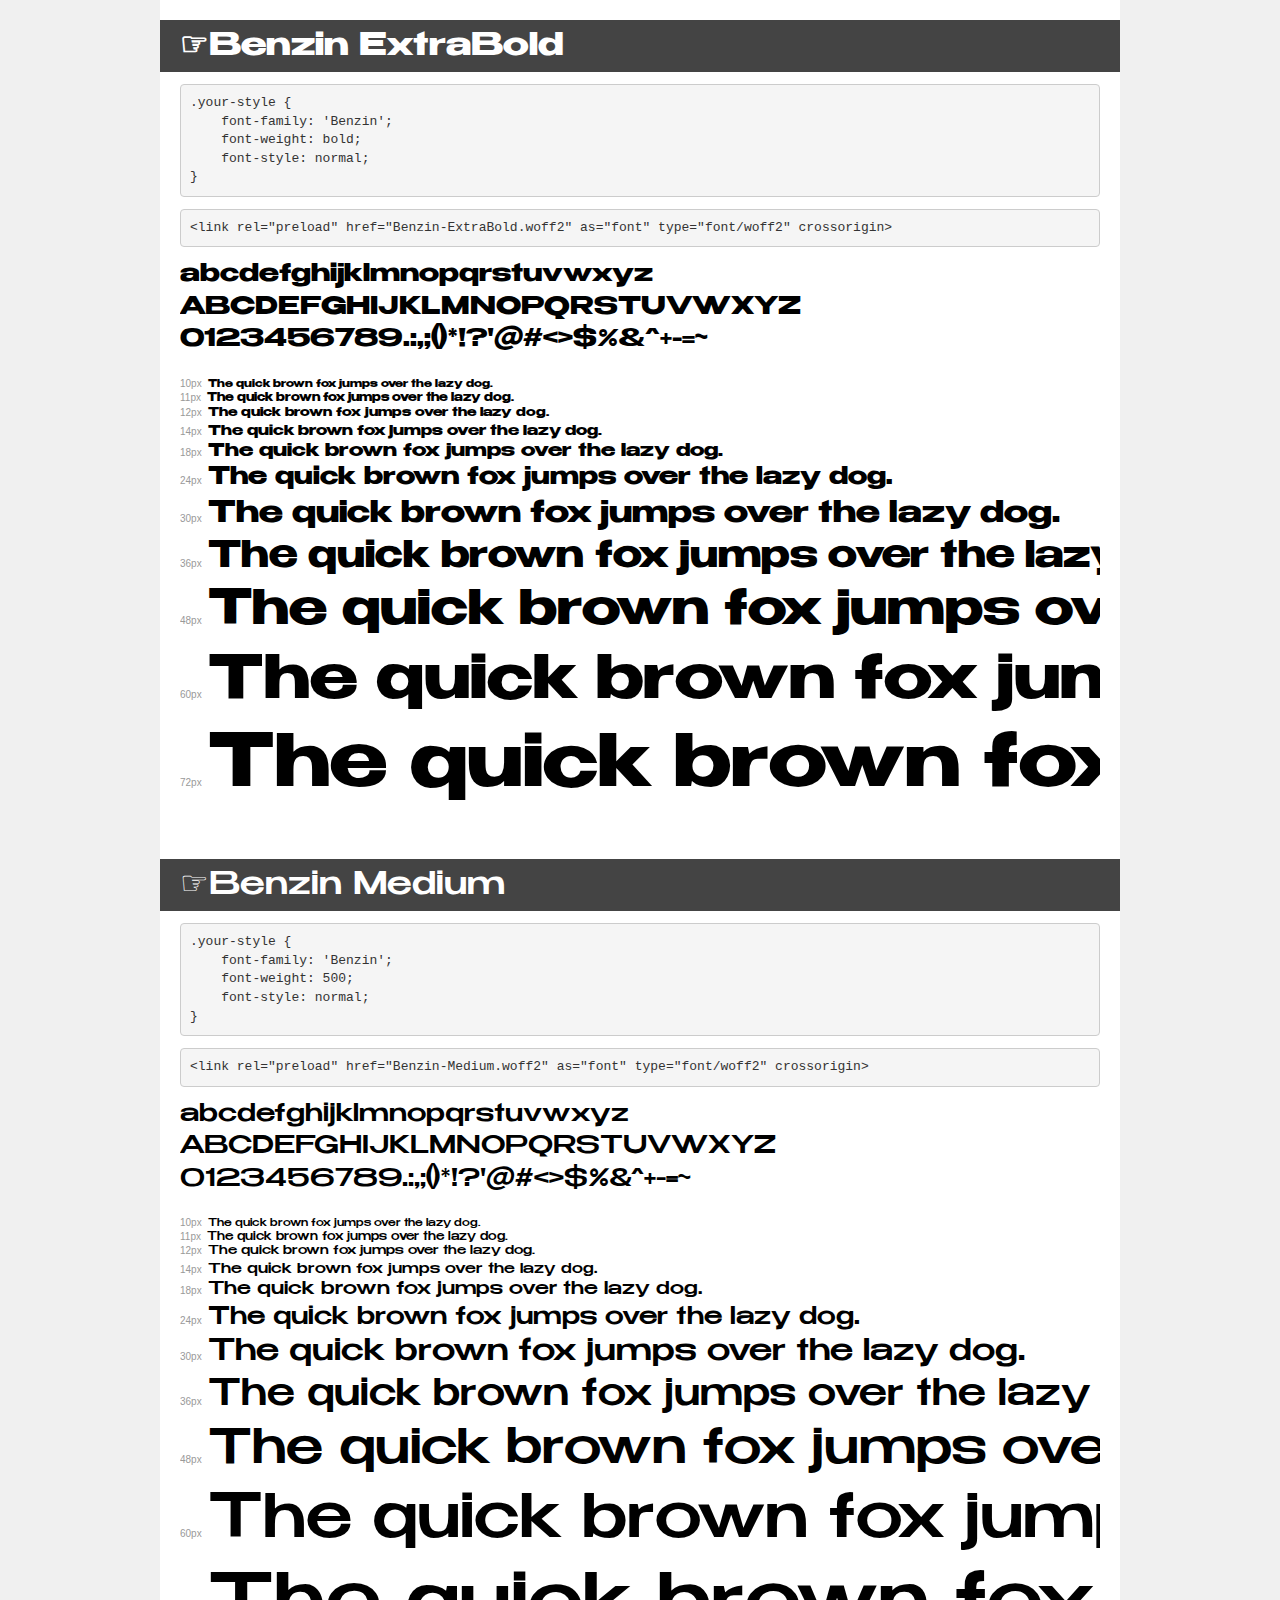
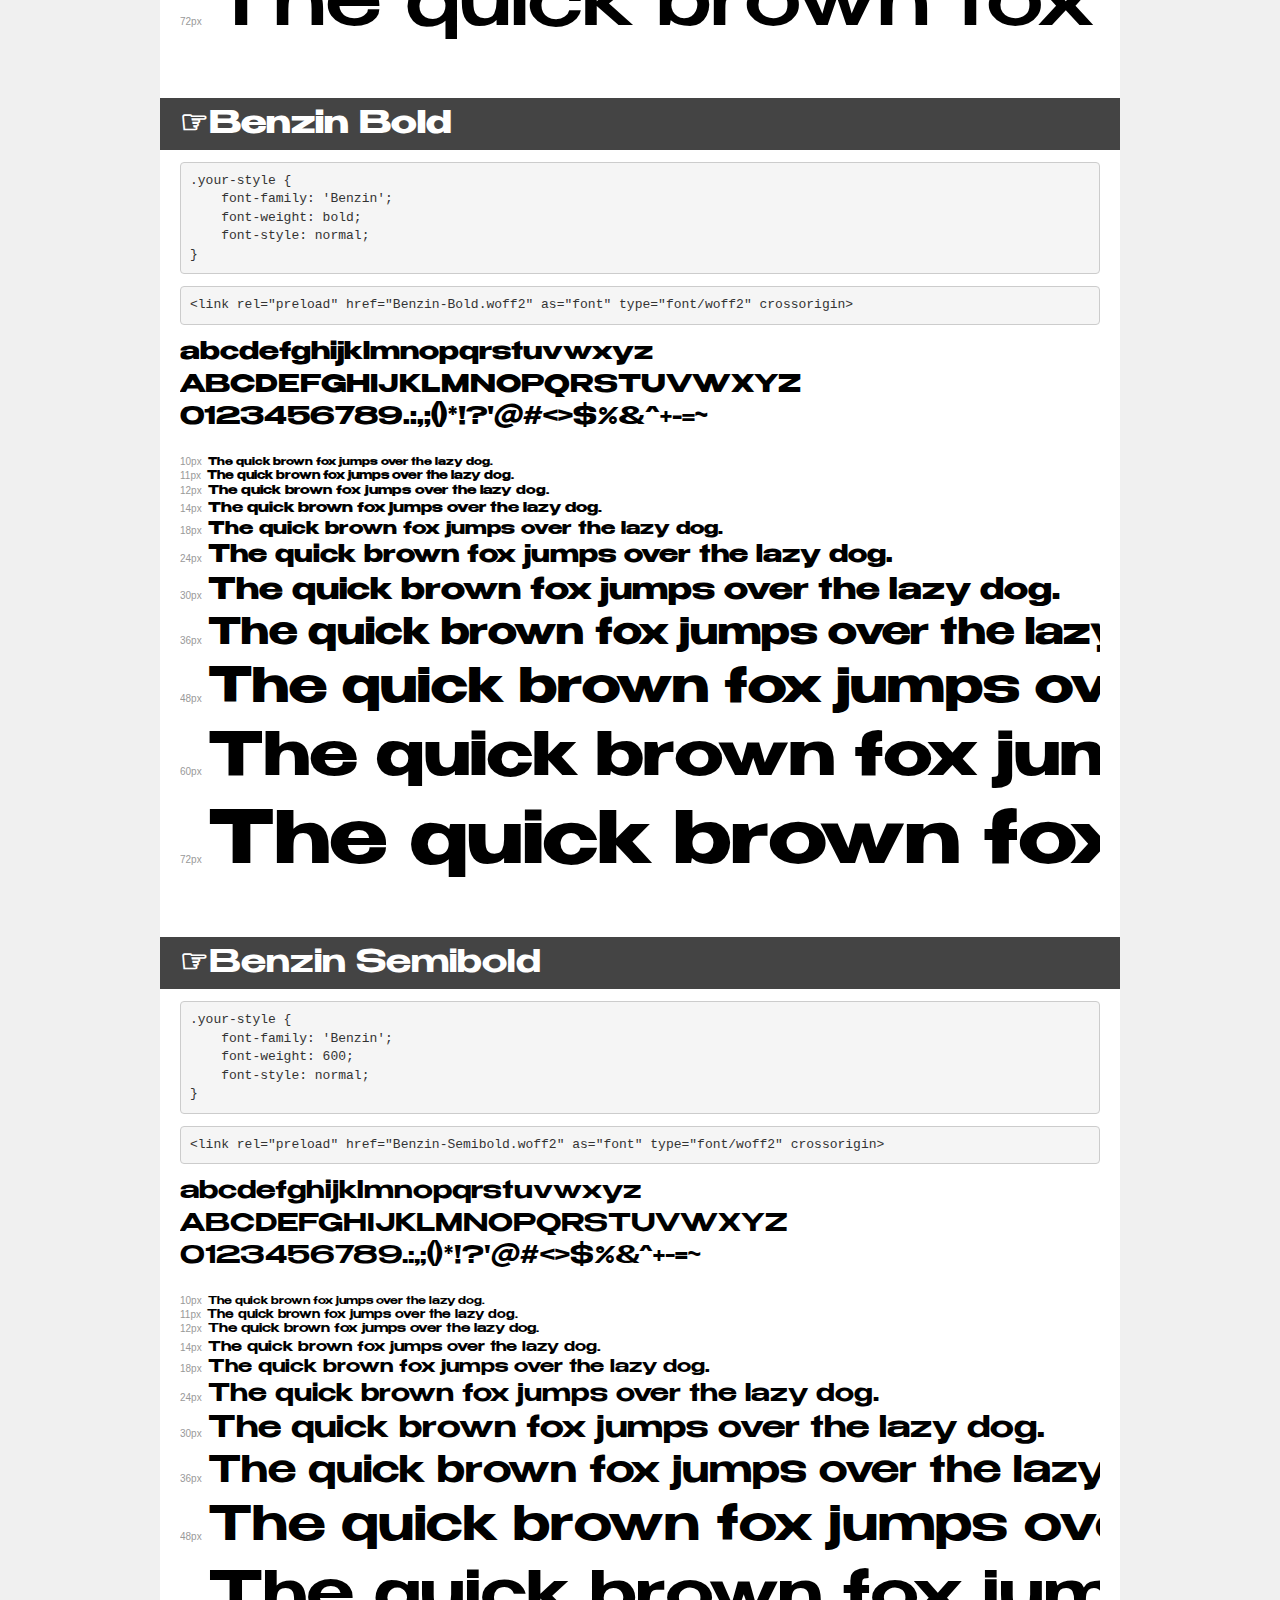
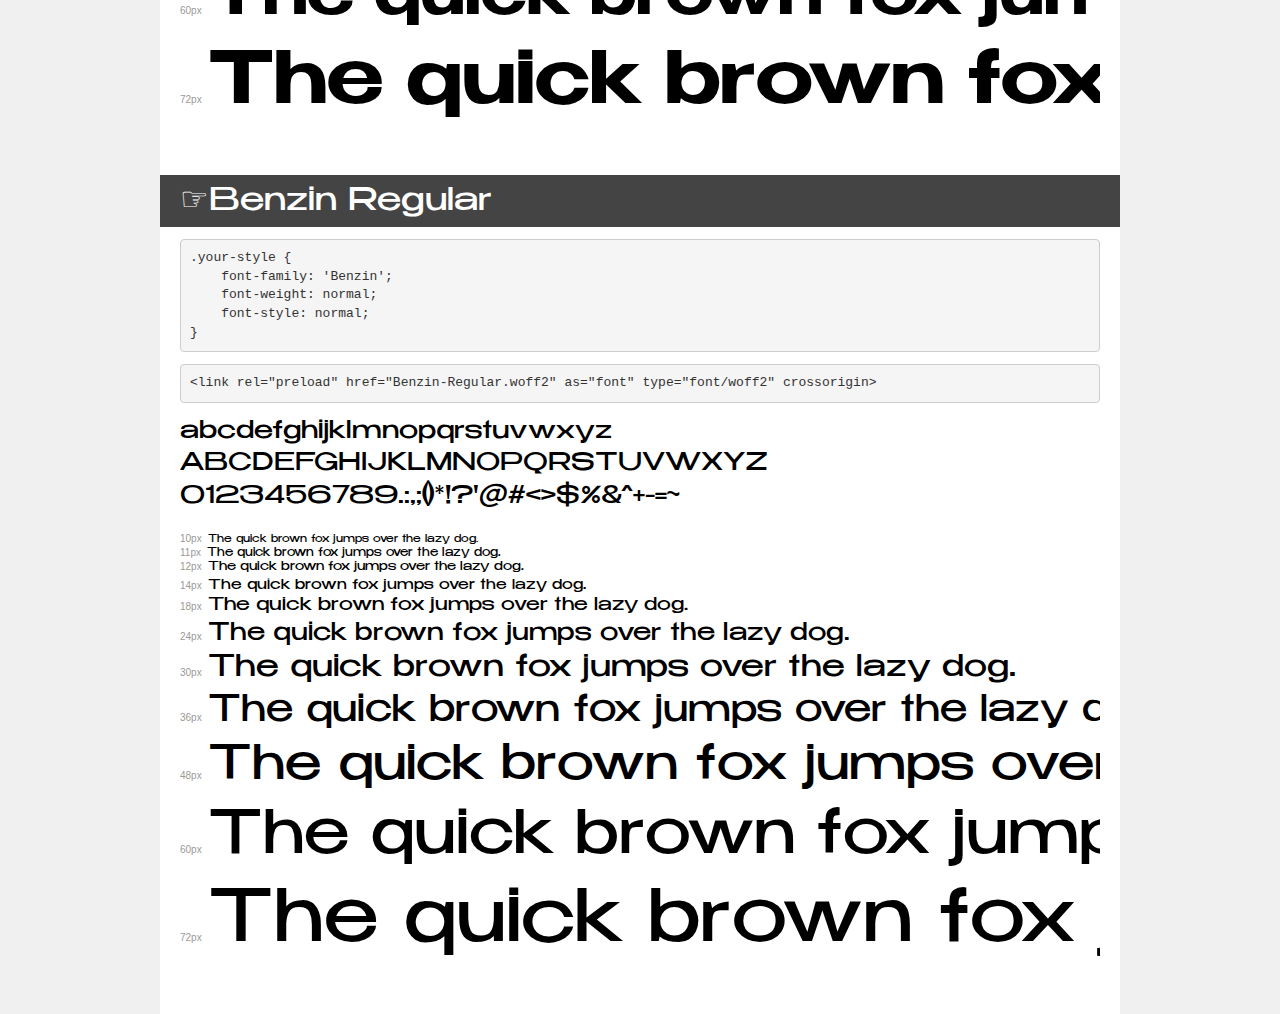
<file: font/demo.html>
<!DOCTYPE html>
<html lang="en">
<head>
    <meta charset="utf-8">
    <meta http-equiv="X-UA-Compatible" content="IE=edge">
    <meta name="viewport" content="width=device-width, initial-scale=1">
    <meta name="robots" content="noindex, noarchive">
    <meta name="format-detection" content="telephone=no">
    <title>Transfonter demo</title>
    <link href="./stylesheet.css" rel="stylesheet">
    <style>
        /*
        http://meyerweb.com/eric/tools/css/reset/
        v2.0 | 20110126
        License: none (public domain)
        */
        html, body, div, span, applet, object, iframe,
        h1, h2, h3, h4, h5, h6, p, blockquote, pre,
        a, abbr, acronym, address, big, cite, code,
        del, dfn, em, img, ins, kbd, q, s, samp,
        small, strike, strong, sub, sup, tt, var,
        b, u, i, center,
        dl, dt, dd, ol, ul, li,
        fieldset, form, label, legend,
        table, caption, tbody, tfoot, thead, tr, th, td,
        article, aside, canvas, details, embed,
        figure, figcaption, footer, header, hgroup,
        menu, nav, output, ruby, section, summary,
        time, mark, audio, video {
            margin: 0;
            padding: 0;
            border: 0;
            font-size: 100%;
            font: inherit;
            vertical-align: baseline;
        }
        /* HTML5 display-role reset for older browsers */
        article, aside, details, figcaption, figure,
        footer, header, hgroup, menu, nav, section {
            display: block;
        }
        body {
            line-height: 1;
        }
        ol, ul {
            list-style: none;
        }
        blockquote, q {
            quotes: none;
        }
        blockquote:before, blockquote:after,
        q:before, q:after {
            content: '';
            content: none;
        }
        table {
            border-collapse: collapse;
            border-spacing: 0;
        }
        /* demo styles */
        body {
            background: #f0f0f0;
            color: #000;
        }
        .page {
            background: #fff;
            width: 920px;
            margin: 0 auto;
            padding: 20px 20px 0 20px;
            overflow: hidden;
        }
        .font-container {
            overflow-x: auto;
            overflow-y: hidden;
            margin-bottom: 40px;
            line-height: 1.3;
            white-space: nowrap;
            padding-bottom: 5px;
        }
        h1 {
            position: relative;
            background: #444;
            font-size: 32px;
            color: #fff;
            padding: 10px 20px;
            margin: 0 -20px 12px -20px;
        }
        .letters {
            font-size: 25px;
            margin-bottom: 20px;
        }
        .s10:before {
            content: '10px';
        }
        .s11:before {
            content: '11px';
        }
        .s12:before {
            content: '12px';
        }
        .s14:before {
            content: '14px';
        }
        .s18:before {
            content: '18px';
        }
        .s24:before {
            content: '24px';
        }
        .s30:before {
            content: '30px';
        }
        .s36:before {
            content: '36px';
        }
        .s48:before {
            content: '48px';
        }
        .s60:before {
            content: '60px';
        }
        .s72:before {
            content: '72px';
        }
        .s10:before, .s11:before, .s12:before, .s14:before,
        .s18:before, .s24:before, .s30:before, .s36:before,
        .s48:before, .s60:before, .s72:before {
            font-family: Arial, sans-serif;
            font-size: 10px;
            font-weight: normal;
            font-style: normal;
            color: #999;
            padding-right: 6px;
        }
        pre {
            display: block;
            padding: 9px;
            margin: 0 0 12px;
            font-family: Monaco, Menlo, Consolas, "Courier New", monospace;
            font-size: 13px;
            line-height: 1.428571429;
            color: #333;
            font-weight: normal;
            font-style: normal;
            background-color: #f5f5f5;
            border: 1px solid #ccc;
            overflow-x: auto;
            border-radius: 4px;
        }
        /* responsive */
        @media (max-width: 959px) {
            .page {
                width: auto;
                margin: 0;
            }
        }
    </style>
</head>
<body>
<div class="page">
    <div class="demo">
        <h1 style="font-family: 'Benzin'; font-weight: bold; font-style: normal;">☞Benzin ExtraBold</h1>
        <pre title="Usage">.your-style {
    font-family: 'Benzin';
    font-weight: bold;
    font-style: normal;
}</pre>
        <pre title="Preload (optional)">
&lt;link rel=&quot;preload&quot; href=&quot;Benzin-ExtraBold.woff2&quot; as=&quot;font&quot; type=&quot;font/woff2&quot; crossorigin&gt;</pre>
        <div class="font-container" style="font-family: 'Benzin'; font-weight: bold; font-style: normal;">
            <p class="letters">
                abcdefghijklmnopqrstuvwxyz<br>
ABCDEFGHIJKLMNOPQRSTUVWXYZ<br>
                0123456789.:,;()*!?'@#&lt;&gt;$%&^+-=~
            </p>
            <p class="s10" style="font-size: 10px;">The quick brown fox jumps over the lazy dog.</p>
            <p class="s11" style="font-size: 11px;">The quick brown fox jumps over the lazy dog.</p>
            <p class="s12" style="font-size: 12px;">The quick brown fox jumps over the lazy dog.</p>
            <p class="s14" style="font-size: 14px;">The quick brown fox jumps over the lazy dog.</p>
            <p class="s18" style="font-size: 18px;">The quick brown fox jumps over the lazy dog.</p>
            <p class="s24" style="font-size: 24px;">The quick brown fox jumps over the lazy dog.</p>
            <p class="s30" style="font-size: 30px;">The quick brown fox jumps over the lazy dog.</p>
            <p class="s36" style="font-size: 36px;">The quick brown fox jumps over the lazy dog.</p>
            <p class="s48" style="font-size: 48px;">The quick brown fox jumps over the lazy dog.</p>
            <p class="s60" style="font-size: 60px;">The quick brown fox jumps over the lazy dog.</p>
            <p class="s72" style="font-size: 72px;">The quick brown fox jumps over the lazy dog.</p>
        </div>
    </div>

    <div class="demo">
        <h1 style="font-family: 'Benzin'; font-weight: 500; font-style: normal;">☞Benzin Medium</h1>
        <pre title="Usage">.your-style {
    font-family: 'Benzin';
    font-weight: 500;
    font-style: normal;
}</pre>
        <pre title="Preload (optional)">
&lt;link rel=&quot;preload&quot; href=&quot;Benzin-Medium.woff2&quot; as=&quot;font&quot; type=&quot;font/woff2&quot; crossorigin&gt;</pre>
        <div class="font-container" style="font-family: 'Benzin'; font-weight: 500; font-style: normal;">
            <p class="letters">
                abcdefghijklmnopqrstuvwxyz<br>
ABCDEFGHIJKLMNOPQRSTUVWXYZ<br>
                0123456789.:,;()*!?'@#&lt;&gt;$%&^+-=~
            </p>
            <p class="s10" style="font-size: 10px;">The quick brown fox jumps over the lazy dog.</p>
            <p class="s11" style="font-size: 11px;">The quick brown fox jumps over the lazy dog.</p>
            <p class="s12" style="font-size: 12px;">The quick brown fox jumps over the lazy dog.</p>
            <p class="s14" style="font-size: 14px;">The quick brown fox jumps over the lazy dog.</p>
            <p class="s18" style="font-size: 18px;">The quick brown fox jumps over the lazy dog.</p>
            <p class="s24" style="font-size: 24px;">The quick brown fox jumps over the lazy dog.</p>
            <p class="s30" style="font-size: 30px;">The quick brown fox jumps over the lazy dog.</p>
            <p class="s36" style="font-size: 36px;">The quick brown fox jumps over the lazy dog.</p>
            <p class="s48" style="font-size: 48px;">The quick brown fox jumps over the lazy dog.</p>
            <p class="s60" style="font-size: 60px;">The quick brown fox jumps over the lazy dog.</p>
            <p class="s72" style="font-size: 72px;">The quick brown fox jumps over the lazy dog.</p>
        </div>
    </div>

    <div class="demo">
        <h1 style="font-family: 'Benzin'; font-weight: bold; font-style: normal;">☞Benzin Bold</h1>
        <pre title="Usage">.your-style {
    font-family: 'Benzin';
    font-weight: bold;
    font-style: normal;
}</pre>
        <pre title="Preload (optional)">
&lt;link rel=&quot;preload&quot; href=&quot;Benzin-Bold.woff2&quot; as=&quot;font&quot; type=&quot;font/woff2&quot; crossorigin&gt;</pre>
        <div class="font-container" style="font-family: 'Benzin'; font-weight: bold; font-style: normal;">
            <p class="letters">
                abcdefghijklmnopqrstuvwxyz<br>
ABCDEFGHIJKLMNOPQRSTUVWXYZ<br>
                0123456789.:,;()*!?'@#&lt;&gt;$%&^+-=~
            </p>
            <p class="s10" style="font-size: 10px;">The quick brown fox jumps over the lazy dog.</p>
            <p class="s11" style="font-size: 11px;">The quick brown fox jumps over the lazy dog.</p>
            <p class="s12" style="font-size: 12px;">The quick brown fox jumps over the lazy dog.</p>
            <p class="s14" style="font-size: 14px;">The quick brown fox jumps over the lazy dog.</p>
            <p class="s18" style="font-size: 18px;">The quick brown fox jumps over the lazy dog.</p>
            <p class="s24" style="font-size: 24px;">The quick brown fox jumps over the lazy dog.</p>
            <p class="s30" style="font-size: 30px;">The quick brown fox jumps over the lazy dog.</p>
            <p class="s36" style="font-size: 36px;">The quick brown fox jumps over the lazy dog.</p>
            <p class="s48" style="font-size: 48px;">The quick brown fox jumps over the lazy dog.</p>
            <p class="s60" style="font-size: 60px;">The quick brown fox jumps over the lazy dog.</p>
            <p class="s72" style="font-size: 72px;">The quick brown fox jumps over the lazy dog.</p>
        </div>
    </div>

    <div class="demo">
        <h1 style="font-family: 'Benzin'; font-weight: 600; font-style: normal;">☞Benzin Semibold</h1>
        <pre title="Usage">.your-style {
    font-family: 'Benzin';
    font-weight: 600;
    font-style: normal;
}</pre>
        <pre title="Preload (optional)">
&lt;link rel=&quot;preload&quot; href=&quot;Benzin-Semibold.woff2&quot; as=&quot;font&quot; type=&quot;font/woff2&quot; crossorigin&gt;</pre>
        <div class="font-container" style="font-family: 'Benzin'; font-weight: 600; font-style: normal;">
            <p class="letters">
                abcdefghijklmnopqrstuvwxyz<br>
ABCDEFGHIJKLMNOPQRSTUVWXYZ<br>
                0123456789.:,;()*!?'@#&lt;&gt;$%&^+-=~
            </p>
            <p class="s10" style="font-size: 10px;">The quick brown fox jumps over the lazy dog.</p>
            <p class="s11" style="font-size: 11px;">The quick brown fox jumps over the lazy dog.</p>
            <p class="s12" style="font-size: 12px;">The quick brown fox jumps over the lazy dog.</p>
            <p class="s14" style="font-size: 14px;">The quick brown fox jumps over the lazy dog.</p>
            <p class="s18" style="font-size: 18px;">The quick brown fox jumps over the lazy dog.</p>
            <p class="s24" style="font-size: 24px;">The quick brown fox jumps over the lazy dog.</p>
            <p class="s30" style="font-size: 30px;">The quick brown fox jumps over the lazy dog.</p>
            <p class="s36" style="font-size: 36px;">The quick brown fox jumps over the lazy dog.</p>
            <p class="s48" style="font-size: 48px;">The quick brown fox jumps over the lazy dog.</p>
            <p class="s60" style="font-size: 60px;">The quick brown fox jumps over the lazy dog.</p>
            <p class="s72" style="font-size: 72px;">The quick brown fox jumps over the lazy dog.</p>
        </div>
    </div>

    <div class="demo">
        <h1 style="font-family: 'Benzin'; font-weight: normal; font-style: normal;">☞Benzin Regular</h1>
        <pre title="Usage">.your-style {
    font-family: 'Benzin';
    font-weight: normal;
    font-style: normal;
}</pre>
        <pre title="Preload (optional)">
&lt;link rel=&quot;preload&quot; href=&quot;Benzin-Regular.woff2&quot; as=&quot;font&quot; type=&quot;font/woff2&quot; crossorigin&gt;</pre>
        <div class="font-container" style="font-family: 'Benzin'; font-weight: normal; font-style: normal;">
            <p class="letters">
                abcdefghijklmnopqrstuvwxyz<br>
ABCDEFGHIJKLMNOPQRSTUVWXYZ<br>
                0123456789.:,;()*!?'@#&lt;&gt;$%&^+-=~
            </p>
            <p class="s10" style="font-size: 10px;">The quick brown fox jumps over the lazy dog.</p>
            <p class="s11" style="font-size: 11px;">The quick brown fox jumps over the lazy dog.</p>
            <p class="s12" style="font-size: 12px;">The quick brown fox jumps over the lazy dog.</p>
            <p class="s14" style="font-size: 14px;">The quick brown fox jumps over the lazy dog.</p>
            <p class="s18" style="font-size: 18px;">The quick brown fox jumps over the lazy dog.</p>
            <p class="s24" style="font-size: 24px;">The quick brown fox jumps over the lazy dog.</p>
            <p class="s30" style="font-size: 30px;">The quick brown fox jumps over the lazy dog.</p>
            <p class="s36" style="font-size: 36px;">The quick brown fox jumps over the lazy dog.</p>
            <p class="s48" style="font-size: 48px;">The quick brown fox jumps over the lazy dog.</p>
            <p class="s60" style="font-size: 60px;">The quick brown fox jumps over the lazy dog.</p>
            <p class="s72" style="font-size: 72px;">The quick brown fox jumps over the lazy dog.</p>
        </div>
    </div>

</div>
</body>
</html>
</file>
<file: style.css>
@charset "UTF-8";
html,
body {
  height: 100%;
  width: 100%;
}

body {
  background-color: #ffffff;
}

* {
  padding: 0;
  margin: 0;
  box-sizing: border-box;
}

input:focus-visible {
  outline: 1px solid #c3ff3d;
  border-radius: 3px;
}

select:focus-visible {
  outline: 1px solid #c3ff3d;
  border: 2px solid #c3ff3d;
  outline: none;
}

.modal {
  display: none;
  /* Hidden by default */
  position: fixed;
  /* Stay in place */
  z-index: 1;
  /* Sit on top */
  padding-top: 100px;
  /* Location of the box */
  left: 0;
  top: 0;
  width: 100%;
  /* Full width */
  height: 100%;
  /* Full height */
  overflow: auto;
  /* Enable scroll if needed */
  background-color: rgb(0, 0, 0);
  /* Fallback color */
  background-color: rgba(0, 0, 0, 0.4);
  /* Black w/ opacity */
  /* Modal Content */
  /* The Close Button */
}
.modal .modal-content {
  margin: auto;
  width: 590px;
  box-shadow: rgba(0, 0, 0, 0.11) 0px 5px 15px;
  background-color: #FFFFFF;
  border-radius: 40px;
}
.modal .modal-content .form-block {
  padding: 32px;
  border-radius: 40px;
}
.modal .modal-content .form-block label {
  font-family: "Actay";
  font-style: italic;
  font-size: 14px;
  color: #11141D;
  padding-left: 5px;
}
.modal .modal-content .form-block input[type=text] {
  width: 100%;
  height: 52px;
  padding: 12px 20px;
  margin: 0px 0px 24px 0px;
  display: inline-block;
  border: none;
  border-radius: 16px;
  color: #7F7F7F;
  font-family: "Actay";
  font-size: 18px;
  box-sizing: border-box;
  border: 1px solid #4A4A4A;
}
.modal .modal-content .form-block input[type=text]::-moz-placeholder {
  color: #7F7F7F;
  font-family: "Actay";
  font-size: 18px;
}
.modal .modal-content .form-block input[type=text]::placeholder {
  color: #7F7F7F;
  font-family: "Actay";
  font-size: 18px;
}
.modal .modal-content .form-block button {
  margin-top: 8px;
  width: 182px;
  height: 44px;
  background-color: #C3FF3D;
  color: #11141D;
  padding: 8px 16px 8px 16px;
  border-radius: 40px;
  border: none;
  cursor: pointer;
  align-items: center;
  display: flex;
  margin-left: auto;
  margin-right: auto;
}
.modal .modal-content .form-block .input1 {
  margin-top: 4px !important;
}
.modal .modal-content .form-block .byu {
  display: flex;
  gap: 4px;
}
.modal .modal-content .form-block .byu select {
  width: 52px;
  height: 52px;
  box-shadow: rgba(0, 0, 0, 0.11) 0px 5px 15px;
  border: none;
  padding: 8px 16px 8px 18px;
  font-size: 24px;
  border-radius: 16px;
  -webkit-appearance: none;
     -moz-appearance: none;
          appearance: none;
  color: #C3FF3D;
}
.modal .modal-content .form-block .byu .select {
  position: relative;
  display: block;
  width: 100%;
  margin-bottom: 20px;
}
.modal .modal-content .form-block .byu .select__head {
  height: 52px;
  width: 100%;
  max-width: 100%;
  border: 1px solid #4A4A4A;
  border-radius: 16px;
  padding: 12px 20px;
  font-size: 18px;
  font-family: "Actay";
  color: #7F7F7F;
  cursor: pointer;
}
.modal .modal-content .form-block .byu .select__head::after {
  width: 18px;
  height: 10px;
  background: url('data:image/svg+xml,<svg width="16" height="9" viewBox="0 0 16 9" fill="none" xmlns="http://www.w3.org/2000/svg"><path d="M1.33325 1L7.99992 7.66667L14.6666 1" stroke="%23696969" stroke-width="2" stroke-linecap="round" stroke-linejoin="round"/></svg>');
  background-repeat: no-repeat;
  position: absolute;
  right: 20px;
  bottom: 37%;
  transform: translateY(50%);
  content: "";
  display: block;
  transition: 0.2s ease-in;
}
.modal .modal-content .form-block .byu .select__head.open::after {
  transform: translateY(50%) rotate(180deg);
}
.modal .modal-content .form-block .byu .select__list {
  display: none;
  position: absolute;
  top: 100%;
  left: 0;
  right: 0;
  background: #fff;
  box-shadow: rgba(0, 0, 0, 0.11) 0px 5px 15px;
  border-radius: 10px;
  margin-top: 5px;
  max-height: 205px;
  overflow-x: hidden;
  overflow-y: auto;
  z-index: 100;
  margin: 0;
  padding: 0;
  font-size: 18px;
  font-family: "Actay";
  color: #7F7F7F;
  scrollbar-color: dark;
  scrollbar-width: thin;
  overscroll-behavior: contain;
}
.modal .modal-content .form-block .byu .select__list::-webkit-scrollbar {
  width: 7px;
  background-color: #F8F9FA;
  padding: 5px;
}
.modal .modal-content .form-block .byu .select__list::-webkit-scrollbar-thumb {
  border-radius: 10px;
  background-color: #D9D9D9;
}
.modal .modal-content .form-block .byu .select__list .select__item {
  position: relative;
  border-top: 1px solid rgba(224, 229, 231, 0.5);
  padding: 10px 15px;
  cursor: pointer;
  list-style-type: none;
  font-size: 18px;
  font-family: "Actay";
}
.modal .modal-content .form-block .byu .select__list .select__item:hover {
  background-color: rgba(224, 229, 231, 0.5);
}
.modal .modal-content .form-block p {
  font-family: "Actay";
  font-style: italic;
  font-size: 14px;
  color: #696969;
  text-align: center;
  padding-top: 8px;
}
.modal .modal-content .form-block p a {
  color: #C3FF3D;
}
.modal .close {
  color: #aaaaaa;
  float: right;
  font-size: 28px;
  font-weight: bold;
}
.modal .close:hover,
.modal .close:focus {
  color: #000;
  text-decoration: none;
  cursor: pointer;
}

h1,
.h1 {
  font-family: "Benzin";
  line-height: 130%;
  font-size: 54px;
  font-weight: bold;
  font-style: normal;
}

h2 {
  font-family: "Benzin";
  font-weight: 500;
  font-style: normal;
  font-size: 42px;
  line-height: 130%;
}

h3 {
  font-family: "Benzin";
  line-height: 130%;
  font-size: 38px;
  font-weight: bold;
  font-style: normal;
}

h4 {
  line-height: 130%;
  font-size: 28px;
  font-family: "Benzin";
  font-weight: 600;
  font-style: normal;
}

h5 {
  font-family: "Actay";
  font-style: normal;
  font-size: 22px;
  line-height: 130%;
}

p {
  font-size: 18px;
  line-height: 160%;
  font-family: "Actay";
  font-style: normal;
}

h6 {
  font-family: "Actay";
  font-style: normal;
  font-size: 15px;
  line-height: 150%;
}

button,
li {
  font-family: "Actay";
  font-style: normal;
  font-size: 16px;
  line-height: 120%;
}

.container {
  max-width: 1200px;
  margin: auto;
}

nav {
  align-items: center;
  display: flex;
  margin-top: 44px;
  margin-left: auto;
  margin-right: auto;
  width: 542px;
  height: 64px;
  border-radius: 20px;
  background-color: rgba(105, 105, 105, 0.6980392157);
  padding: 12px 10px 12px 24px;
  gap: 16px;
}
nav ul {
  display: flex;
  gap: 4px;
}
nav ul li {
  list-style-type: none;
}
nav ul li .active {
  background-color: #ffffff;
  color: rgba(105, 105, 105, 0.6980392157);
}
nav ul li a {
  padding: 8px 20px 8px 20px;
  border-radius: 12px;
  text-decoration: none;
  color: #ffffff;
}

.header {
  padding-top: 72px;
}
.header h1 {
  font-size: 80px;
  color: #11141D;
}
.header .header-block {
  padding-top: 56px;
  display: flex;
  gap: 64px;
}
.header .header-block img {
  width: 445px;
  height: 168px;
  border-radius: 40px;
  -o-object-fit: cover;
     object-fit: cover;
}
.header .header-block .text-digit {
  align-items: center;
  display: flex;
}
.header .header-block .text-digit .line {
  margin-right: 56px;
  margin-left: 56px;
  width: 1px;
  height: 124px;
  background-color: #4A4A4A;
}
.header .header-block .text-digit .text-digit-div p {
  text-wrap: nowrap;
}

.project {
  padding-top: 136px;
  padding-bottom: 168px;
}
.project .wrapper {
  gap: 16px;
  display: grid;
  grid-template-columns: repeat(5, 1fr);
  grid-auto-rows: 222px;
}
.project .black-opacity {
  background: rgba(0, 0, 0, 0.3);
  width: 100%;
  height: 100%;
  border-radius: 40px;
}
.project .project-div {
  border-radius: 40px;
  background-size: 100% 100%;
  background-repeat: no-repeat;
  position: relative;
}
.project .box1 {
  background-image: url(./img/project1.png);
  grid-column-start: 1;
  grid-column-end: 4;
  grid-row-start: 1;
  grid-row-end: 3;
}
.project .box2 {
  background-image: url(./img/project2.png);
  grid-column-start: 4;
  grid-column-end: 6;
  grid-row-start: 1;
  grid-row-end: 3;
}
.project .box3 {
  background-image: url(./img/project3.png);
  grid-column-start: 1;
  grid-column-end: 3;
  grid-row-start: 3;
  grid-row-end: 7;
}
.project .box4 {
  background-image: url(./img/project4.png);
  grid-column-start: 3;
  grid-column-end: 6;
  grid-row-start: 3;
  grid-row-end: 5;
}
.project .box5 {
  background-image: url(./img/project5.png);
  grid-column-start: 3;
  grid-column-end: 5;
  grid-row-start: 5;
  grid-row-end: 7;
}
.project .box6 {
  background-image: url(./img/project6.png);
  grid-column-start: 5;
  grid-column-end: 6;
  grid-row-start: 5;
  grid-row-end: 6;
}
.project .box7 {
  background-image: url(./img/project7.png);
  grid-column-start: 5;
  grid-column-end: 6;
  grid-row-start: 6;
  grid-row-end: 7;
}
.project h5 {
  color: #ffffff;
  position: absolute;
  top: 32px;
  left: 32px;
  text-transform: uppercase;
}
.project .h5box {
  top: 24px;
  left: 24px;
}
.project .btns {
  display: flex;
  position: absolute;
  bottom: 24px;
  right: 24px;
}
.project .btns .btn-text {
  position: relative;
  z-index: 2;
  border: none;
  padding: 8px 16px 8px 16px;
  border-radius: 40px;
  background: #C3FF3D;
}
.project .btns .div-svg {
  position: relative;
  z-index: 2;
  width: 44px;
  height: 44px;
  background: #C3FF3D;
  display: flex;
  justify-content: center;
  align-items: center;
  border-radius: 40px;
}
.project .btns .div-line {
  border-radius: 40px;
  position: absolute;
  right: 0;
  top: 25%;
  width: 86px;
  height: 18px;
  background-color: #C3FF3D;
}

.our-clients {
  width: 100%;
  border-radius: 40px;
  padding: 32px;
  box-shadow: rgba(0, 0, 0, 0.11) 0px 5px 15px;
  position: relative;
}
.our-clients h2 {
  color: #11141D;
}
.our-clients h2 br {
  display: none;
}
.our-clients .btns {
  display: flex;
  position: absolute;
  top: 32px;
  right: 32px;
}
.our-clients .btns .btn-text {
  position: relative;
  z-index: 2;
  border: none;
  padding: 8px 16px 8px 16px;
  border-radius: 40px;
  background: #11141D;
  color: #C3FF3D;
}
.our-clients .btns .div-svg {
  position: relative;
  z-index: 2;
  width: 44px;
  height: 44px;
  background: #11141D;
  display: flex;
  justify-content: center;
  align-items: center;
  border-radius: 40px;
}
.our-clients .btns .div-line {
  border-radius: 40px;
  position: absolute;
  right: 0;
  top: 25%;
  width: 86px;
  height: 18px;
  background: #11141D;
}
.our-clients .carousel {
  overflow: hidden;
  width: 100%;
  display: flex;
  align-items: center;
  margin-top: 24px;
}
.our-clients .carousel-track {
  gap: 24px;
  display: flex;
  animation: scroll 20s linear infinite;
}
@keyframes scroll {
  0% {
    transform: translateX(0);
  }
  100% {
    transform: translateX(-100%);
  }
}
.our-clients .logo {
  min-width: 16.66%;
  box-sizing: border-box;
}
.our-clients .logo img {
  width: 100%;
  display: block;
}

.testimonials {
  display: flex;
  padding-top: 168px;
}
.testimonials .testimonials-block1 h2 {
  font-size: 40px;
  color: #11141D;
  padding-bottom: 16px;
}
.testimonials .testimonials-block1 p {
  font-size: 18px;
  color: #7F7F7F;
  padding-bottom: 87px;
}
.testimonials .testimonials-block1 .pr-nex {
  display: flex;
  justify-content: end;
  padding-top: 8px;
}
.testimonials .testimonials-block1 .pr-nex button {
  background: transparent;
  border: none;
}
.testimonials .slider-container {
  width: 100%;
  height: 430px;
  position: relative;
}
.testimonials .slider {
  display: flex;
  transition: transform 0.5s ease;
}
.testimonials .slider h4 {
  width: 560px;
  font-family: "Benzin";
  font-weight: normal;
  font-style: normal;
  font-size: 24px;
  color: #11141D;
}
.testimonials .slider p {
  font-size: 18px;
  color: #7F7F7F;
}
.testimonials .slide {
  border-radius: 40px;
  width: 684px;
  height: 444px;
  padding: 32px 0px 108px 70px;
  display: none;
  background: url(./img/backfon.svg);
  background-repeat: no-repeat;
  background-position: center;
}
.testimonials .slide .person {
  display: flex;
  gap: 8px;
  align-items: center;
  left: 36px;
  position: absolute;
  bottom: 0px;
}
.testimonials .slide .person .name-person {
  display: grid;
  gap: 8px;
}
.testimonials .slide .person .name-person h3 {
  font-size: 20px;
  color: #11141D;
}
.testimonials .slide .person .name-person h6 {
  font-family: "Actay";
  color: #7F7F7F;
  font-size: 14px;
  font-style: italic;
}
.testimonials .slide.active {
  display: grid; /* Display active slide */
}
.testimonials .controls {
  display: flex;
  align-items: center;
  margin-top: 20px;
  position: relative;
}
.testimonials .current-slide-container {
  position: absolute;
  top: -45px;
  transform: translateX(-50%);
}
.testimonials button {
  padding: 10px;
  margin: 0 10px;
}
.testimonials input[type=range] {
  width: 200px;
  margin: 0 10px;
  position: relative;
  z-index: 1;
}
.testimonials input[type=range] {
  -webkit-appearance: none;
  -moz-appearance: none;
       appearance: none;
  background: transparent;
  cursor: pointer;
  width: 520px;
}
.testimonials input[type=range]:focus {
  outline: none;
}
.testimonials input[type=range]::-webkit-slider-runnable-track {
  background-color: #E3E3E3;
  border-radius: 0.5rem;
  height: 0.5rem;
}
.testimonials input[type=range]::-webkit-slider-thumb {
  -webkit-appearance: none;
  appearance: none;
  margin-top: -12px;
  background-color: #C3FF3D;
  height: 30px;
  width: 30px;
  border-radius: 100%;
}
.testimonials input[type=range]:focus::-webkit-slider-thumb {
  border: 1px solid #E3E3E3;
  outline: 3px solid #E3E3E3;
  outline-offset: 0.125rem;
}
.testimonials input[type=range]::-moz-range-track {
  background-color: #E3E3E3;
  border-radius: 0.5rem;
  height: 0.5rem;
}
.testimonials input[type=range]::-moz-range-thumb {
  border: none;
  border-radius: 0;
  background-color: #C3FF3D;
  height: 2rem;
  width: 1rem;
}
.testimonials input[type=range]:focus::-moz-range-thumb {
  border: 1px solid #E3E3E3;
  outline: 3px solid #E3E3E3;
  outline-offset: 0.125rem;
}
.testimonials #currentSlide {
  font-family: "Actay";
  font-size: 16px;
  background: #4A4A4A;
  padding: 8px 16px 8px 16px;
  height: 31px;
  border-radius: 5px;
  border: none;
  color: #C3FF3D;
}

.services {
  padding-top: 168px;
  display: grid;
  gap: 40px;
}
.services .btns {
  display: flex;
  position: absolute;
  top: 24px;
  right: 24px;
}
.services .btns .div-svg {
  position: relative;
  z-index: 2;
  width: 44px;
  height: 44px;
  background: #C3FF3D;
  border: none;
  display: flex;
  justify-content: center;
  align-items: center;
  border-radius: 40px;
}
.services .block-services {
  display: flex;
  gap: 24px;
}
.services .block-services .div-dda {
  gap: 8px;
  display: grid;
}
.services .block-services .div-dda .dda {
  width: 416px;
  border-radius: 32px;
  padding: 24px;
  box-shadow: rgba(0, 0, 0, 0.11) 0px 5px 15px;
  position: relative;
}
.services .block-services .div-dda .dda p {
  color: #898989;
  font-size: 24px;
}
.services .block-services .div-dda .dda h2 {
  color: #11141D;
  font-size: 28px;
}
.services .block-services .discount {
  box-shadow: rgba(0, 0, 0, 0.11) 0px 5px 15px;
  border-radius: 40px;
  padding: 32px;
  width: 100%;
  position: relative;
}
.services .block-services .discount .uslugiimg {
  position: absolute;
  top: 0;
  right: 0;
}
.services .block-services .discount .h1 {
  font-size: 38px;
  color: #11141D;
  position: relative;
  z-index: 2;
}
.services .block-services .discount .h1 span {
  color: #C3FF3D;
}
.services .block-services .discount .p-regular {
  position: absolute;
  bottom: 32px;
  left: 32px;
  color: #898989;
  font-size: 24px;
  font-family: "Benzin";
  font-weight: normal;
  font-style: normal;
}
.services .block-services .discount .btns {
  display: flex;
  position: absolute;
  bottom: 32px;
  right: 32px;
  top: auto;
}
.services .block-services .discount .btns .btn-text {
  position: relative;
  z-index: 2;
  border: none;
  padding: 8px 16px 8px 16px;
  border-radius: 40px;
  background: #C3FF3D;
}
.services .block-services .discount .btns .div-svg {
  position: relative;
  z-index: 2;
  width: 44px;
  height: 44px;
  background: #C3FF3D;
  display: flex;
  justify-content: center;
  align-items: center;
  border-radius: 40px;
}
.services .block-services .discount .btns .div-line {
  border-radius: 40px;
  position: absolute;
  right: 0;
  top: 25%;
  width: 86px;
  height: 18px;
  background-color: #C3FF3D;
}

.stagesofwork {
  padding-top: 168px;
}
.stagesofwork h2 {
  color: #11141D;
  padding-bottom: 40px;
}
.stagesofwork .block-stagesofwork {
  box-shadow: rgba(0, 0, 0, 0.11) 0px 5px 15px;
  border-radius: 32px;
  padding: 36.5px 0px 36.5px 32px;
  width: 100%;
  position: relative;
  overflow: hidden;
}
.stagesofwork .block-stagesofwork .etapiimg {
  position: absolute;
  top: 0px;
  right: 0px;
}
.stagesofwork .block-stagesofwork h4 {
  padding-bottom: 16px;
  font-size: 24px;
  color: #11141D;
}
.stagesofwork .block-stagesofwork ul {
  padding-left: 15px;
  display: grid;
  gap: 8px;
}
.stagesofwork .block-stagesofwork ul li {
  color: rgba(105, 105, 105, 0.6980392157);
}
.stagesofwork .block-stagesofwork ul li::marker {
  color: #C3FF3D;
  font-size: 1.7em;
}
.stagesofwork .block-stagesofwork .divs-block {
  padding-top: 32px;
  display: flex;
  gap: 8px;
}
.stagesofwork .block-stagesofwork .divs-block .d1 {
  width: 116px;
  height: 40px;
  justify-content: center;
  display: flex;
  align-items: center;
  background: #C3FF3D;
  border-radius: 1000px;
  font-family: "Actay";
  font-size: 24px;
  color: rgba(105, 105, 105, 0.6980392157);
}
.stagesofwork .block-stagesofwork .divs-block .d2 {
  width: 116px;
  height: 40px;
  background-image: url(./img/frame.png);
}
.stagesofwork .block-stagesofwork .divs-block .d3 {
  width: 116px;
  height: 40px;
  background-image: url(./img/frame.png);
}

.why {
  margin-top: 168px;
  border-radius: 40px;
  box-shadow: rgba(0, 0, 0, 0.11) 0px 5px 15px;
}
.why .div-why1 {
  border-radius: 40px;
  padding: 32px;
  background: #4A4A4A;
  position: relative;
  overflow: hidden;
}
.why .div-why1 .h1 {
  color: #ffffff;
  font-size: 54px;
}
.why .div-why1 .whyimg {
  position: absolute;
  top: 0px;
  right: 0px;
}
.why .div-why1 .btns {
  display: flex;
  position: absolute;
  bottom: 24px;
  right: 24px;
}
.why .div-why1 .btns .btn-text {
  position: relative;
  z-index: 2;
  border: none;
  padding: 8px 16px 8px 16px;
  border-radius: 40px;
  background: #C3FF3D;
}
.why .div-why1 .btns .div-svg {
  position: relative;
  z-index: 2;
  width: 44px;
  height: 44px;
  background: #C3FF3D;
  display: flex;
  justify-content: center;
  align-items: center;
  border-radius: 40px;
}
.why .div-why1 .btns .div-line {
  border-radius: 40px;
  position: absolute;
  right: 0;
  top: 25%;
  width: 86px;
  height: 18px;
  background-color: #C3FF3D;
}
.why .div-why2 .divs-why2 {
  padding: 41px 32px 32px 32px;
  display: flex;
  gap: 45.5px;
}
.why .div-why2 .divs-why2 hr {
  display: none;
}
.why .div-why2 .divs-why2 .div h6 {
  font-size: 20px;
  font-family: "Benzin";
  font-weight: normal;
  font-style: normal;
  color: #11141D;
  padding-bottom: 8px;
}
.why .div-why2 .divs-why2 .div p {
  color: #4A4A4A;
  font-size: 18px;
}
.why .div-why2 .divs-why2 .linee {
  width: 1px;
  height: 168px;
  background: #979797;
}

.question {
  padding-top: 168px;
}
.question h2 {
  color: #11141D;
  font-size: 40px;
  padding-bottom: 40px;
}
.question .card-accordion {
  gap: 40px;
  display: flex;
}
.question .card-accordion .card {
  height: 512px;
  width: 288px;
  overflow: hidden;
  border-radius: 32px;
  padding: 24px;
  box-shadow: rgba(0, 0, 0, 0.11) 0px 5px 15px;
  position: relative;
}
.question .card-accordion .card .cardimg {
  position: relative;
  top: -24px;
  right: -24px;
}
.question .card-accordion .card h6 {
  margin-top: -25px;
  font-family: "Benzin";
  font-weight: normal;
  font-style: normal;
  color: #11141D;
  font-size: 24px;
  padding-bottom: 52px;
}
.question .card-accordion .card .btns {
  display: flex;
  position: absolute;
  bottom: 24px;
  left: 24px;
}
.question .card-accordion .card .btns .btn-text {
  position: relative;
  z-index: 2;
  border: none;
  padding: 8px 16px 8px 16px;
  border-radius: 40px;
  background: #C3FF3D;
}
.question .card-accordion .card .btns .div-svg {
  position: relative;
  z-index: 2;
  width: 44px;
  height: 44px;
  background: #C3FF3D;
  display: flex;
  justify-content: center;
  align-items: center;
  border-radius: 40px;
}
.question .card-accordion .card .btns .div-line {
  border-radius: 40px;
  position: absolute;
  right: 0;
  top: 25%;
  width: 86px;
  height: 18px;
  background-color: #C3FF3D;
}
.question .card-accordion .accordionn .accordion {
  width: 872px;
  margin: auto;
  gap: 16px;
  display: grid;
}
.question .card-accordion .accordionn .accordion-item {
  border: 1px solid #E4E4E4;
  padding: 16px 20px 16px 20px;
  border-radius: 28px;
}
.question .card-accordion .accordionn .accordion-header {
  background-color: #ffffff;
  cursor: pointer;
  display: flex;
  justify-content: space-between;
  align-items: center;
}
.question .card-accordion .accordionn .accordion-header span {
  font-size: 24px;
  line-height: 160%;
  font-family: "Actay";
  font-style: normal;
}
.question .card-accordion .accordionn .accordion-content {
  display: none;
  padding: 10px;
  background-color: #fff;
}
.question .card-accordion .accordionn .icon {
  width: 40px;
  height: 40px;
  fill: currentColor;
}

.feadback {
  padding-top: 168px;
  display: flex;
  gap: 20px;
}
.feadback .application {
  border-radius: 40px;
  background-color: #4A4A4A;
  padding: 32px;
  width: 50%;
  position: relative;
}
.feadback .application h2 {
  color: #ffffff;
  font-size: 40px;
  padding-bottom: 12px;
}
.feadback .application h6 {
  font-size: 14px;
  color: #C3FF3D;
  font-style: italic;
  padding-bottom: 4px;
  font-weight: 100;
}
.feadback .application .block-btn {
  display: flex;
  flex-wrap: wrap;
  gap: 4px;
}
.feadback .application .block-btn button {
  border-radius: 1000px;
  border: 2px solid #C3FF3D;
  background: transparent;
  color: #ffffff;
  padding: 8px 16px 8px 16px;
}
.feadback .application .block-btn .hover {
  color: #4A4A4A;
  background: #C3FF3D;
}
.feadback .application .phone-telegram {
  padding-top: 47px;
  display: flex;
  gap: 12px;
  align-items: center;
}
.feadback .application .phone-telegram h6 {
  padding-bottom: 0px;
}
.feadback .application .phone-telegram p {
  color: #B8B8B8;
  font-size: 18px;
}
.feadback .application .btns {
  display: flex;
  position: absolute;
  bottom: 42px;
  right: 32px;
}
.feadback .application .btns .btn-text {
  position: relative;
  z-index: 2;
  border: none;
  padding: 8px 16px 8px 16px;
  border-radius: 40px;
  background: #C3FF3D;
}
.feadback .application .btns .div-svg {
  position: relative;
  z-index: 2;
  width: 44px;
  height: 44px;
  background: #C3FF3D;
  display: flex;
  justify-content: center;
  align-items: center;
  border-radius: 40px;
}
.feadback .application .btns .div-line {
  border-radius: 40px;
  position: absolute;
  right: 0;
  top: 25%;
  width: 86px;
  height: 18px;
  background-color: #C3FF3D;
}
.feadback .form-block {
  width: 50%;
  box-shadow: rgba(0, 0, 0, 0.11) 0px 5px 15px;
  padding: 32px;
  border-radius: 40px;
}
.feadback .form-block label {
  font-family: "Actay";
  font-style: italic;
  font-size: 14px;
  color: #11141D;
}
.feadback .form-block input[type=text] {
  width: 100%;
  height: 52px;
  padding: 12px 20px;
  margin: 0px 0px 24px 0px;
  display: inline-block;
  border: none;
  border-radius: 16px;
  color: #7F7F7F;
  font-family: "Actay";
  font-size: 18px;
  box-sizing: border-box;
  box-shadow: rgba(0, 0, 0, 0.11) 0px 5px 15px;
}
.feadback .form-block input[type=text]::-moz-placeholder {
  color: #7F7F7F;
  font-family: "Actay";
  font-size: 18px;
}
.feadback .form-block input[type=text]::placeholder {
  color: #7F7F7F;
  font-family: "Actay";
  font-size: 18px;
}
.feadback .form-block button {
  margin-top: 8px;
  width: 182px;
  height: 44px;
  background-color: #C3FF3D;
  color: #11141D;
  padding: 8px 16px 8px 16px;
  border-radius: 40px;
  border: none;
  cursor: pointer;
  align-items: center;
  display: flex;
  margin-left: auto;
  margin-right: auto;
}
.feadback .form-block .input1 {
  margin-top: 4px !important;
}
.feadback .form-block .byu {
  display: flex;
  gap: 4px;
}
.feadback .form-block .byu select {
  width: 52px;
  height: 52px;
  box-shadow: rgba(0, 0, 0, 0.11) 0px 5px 15px;
  border: none;
  padding: 8px 16px 8px 18px;
  font-size: 24px;
  border-radius: 16px;
  -webkit-appearance: none;
     -moz-appearance: none;
          appearance: none;
  color: #C3FF3D;
}
.feadback .form-block .byu .select {
  position: relative;
  display: block;
  width: 52px;
  height: 52px;
  margin-bottom: 20px;
}
.feadback .form-block .byu .select__head {
  width: 52px;
  height: 52px;
  box-shadow: rgba(0, 0, 0, 0.11) 0px 5px 15px;
  border-radius: 16px;
  padding: 12px 16px 8px 18px;
  font-size: 29px;
  color: #C3FF3D;
  font-family: sans-serif;
  cursor: pointer;
}
.feadback .form-block .byu .select__list {
  display: none;
  position: absolute;
  top: 106%;
  left: 0;
  right: 0;
  background: #fff;
  box-shadow: rgba(0, 0, 0, 0.11) 0px 5px 15px;
  border-radius: 16px;
  margin-top: 5px;
  max-height: 205px;
  overflow-x: hidden;
  overflow-y: auto;
  z-index: 100;
  margin: 0;
  padding: 0;
  font-size: 24px;
  color: #C3FF3D;
  font-family: sans-serif;
  scrollbar-color: dark;
  scrollbar-width: thin;
  overscroll-behavior: contain;
}
.feadback .form-block .byu .select__list::-webkit-scrollbar {
  width: 7px;
  background-color: #F8F9FA;
  padding: 5px;
}
.feadback .form-block .byu .select__list::-webkit-scrollbar-thumb {
  border-radius: 10px;
  background-color: #D9D9D9;
}
.feadback .form-block .byu .select__list .select__item {
  position: relative;
  border-top: 1px solid rgba(224, 229, 231, 0.5);
  padding: 8px 16px 8px 18px;
  font-size: 24px;
  color: #C3FF3D;
  cursor: pointer;
  list-style-type: none;
}
.feadback .form-block .byu .select__list .select__item:hover {
  background-color: rgba(224, 229, 231, 0.5);
}
.feadback .form-block p {
  font-family: "Actay";
  font-style: italic;
  font-size: 14px;
  color: #696969;
  text-align: center;
  padding-top: 8px;
}
.feadback .form-block p a {
  color: #C3FF3D;
}

footer {
  margin-top: 168px;
  background: #4A4A4A;
  padding: 56px 121px 56px 121px;
}
footer .footer-divs {
  display: flex;
  gap: 200px;
}
footer .footer-divs .logo .h1 {
  font-size: 24px;
  color: #C3FF3D;
}
footer .footer-divs .logo .p-numb {
  padding-top: 24px;
  color: #B8B8B8;
  font-size: 18px;
}
footer .footer-divs .logo .p-p {
  color: #ffffff;
  font-size: 16px;
}
footer .footer-divs .logo .media {
  padding-top: 74px;
  display: flex;
  gap: 24px;
}
footer .footer-divs .ncp {
  display: flex;
  gap: 48px;
}
footer .footer-divs .ncp h6 {
  font-family: "Benzin";
  font-weight: normal;
  font-style: normal;
  font-size: 24px;
  color: #ffffff;
  padding-bottom: 24px;
}
footer .footer-divs .ncp a,
footer .footer-divs .ncp p {
  font-family: "Actay";
  font-size: 18px;
  color: #B8B8B8;
  padding-bottom: 12px;
  text-decoration: none;
}
footer .footer-divs .ncp .navigation {
  display: grid;
}
footer .footer-divs .ncp .contact h4 {
  color: #C3FF3D;
  font-size: 14px;
  font-family: "Actay";
  font-style: italic;
  padding-bottom: 0px;
}
footer .footer-divs .ncp .contact p {
  font-size: 18px;
  font-family: "Actay";
  color: #B8B8B8;
}
footer .footer-divs .ncp .contact .number {
  padding-bottom: 16px;
}
footer .footer-divs .ncp .contact .telegram {
  padding-bottom: 16px;
}

.latestRelease {
  padding-top: 64px;
}
.latestRelease h2 {
  font-size: 40px;
  color: #11141D;
  padding-bottom: 40px;
}
.latestRelease .block1 {
  display: flex;
  gap: 40px;
}
.latestRelease .block1 .img-mob {
  display: none;
}
.latestRelease .block1 .block1-div1 {
  position: relative;
}
.latestRelease .block1 .block1-div1 .svgs-texts {
  position: absolute;
  z-index: 2;
  top: 24px;
  left: 24px;
  display: flex;
  gap: 4px;
}
.latestRelease .block1 .block1-div1 .svgs-texts .svg-text {
  border-radius: 1000px;
  background-color: rgba(74, 74, 74, 0.6);
  padding: 8px 16px 8px 16px;
  gap: 8px;
  display: flex;
}
.latestRelease .block1 .block1-div1 .svgs-texts .svg-text p {
  font-size: 14px;
  font-style: italic;
  color: #ffffff;
}
.latestRelease .block1 .block1-div1 .div-btn {
  position: absolute;
  bottom: 0px;
  right: 0px;
}
.latestRelease .block1 .block1-div1 .div-btn button {
  height: 44px;
  padding: 8px 16px 8px 16px;
  background: #C3FF3D;
  border-radius: 40px;
  font-size: 16px;
  color: #11141D;
  border: none;
}
.latestRelease .block1 .block1-div2 h6 {
  font-family: "Benzin";
  font-weight: normal;
  font-style: normal;
  font-size: 38px;
  color: #1E1E1E;
  padding-bottom: 20px;
}
.latestRelease .block1 .block1-div2 p {
  font-size: 20px;
  color: #4A4A4A;
}
.latestRelease .block2 {
  padding-top: 104px;
  /* Стиль кнопок */
}
.latestRelease .block2 h2 {
  font-size: 40px;
  color: #11141D;
}
.latestRelease .block2 #myBtnContainer {
  width: -moz-max-content;
  width: max-content;
  border-radius: 1000px;
  display: flex;
  gap: 4px;
  padding: 6px;
  box-shadow: rgba(0, 0, 0, 0.11) 0px 5px 15px;
}
.latestRelease .block2 .filterDiv {
  width: 100%;
  display: none;
  position: relative;
}
.latestRelease .block2 .filterDiv .backgraund {
  position: absolute;
  margin-left: -25px;
}
.latestRelease .block2 .filterDiv .backgraund1 {
  position: absolute;
  margin-left: -25px;
  display: none;
}
.latestRelease .block2 .filterDiv .fiilterDiv-div {
  padding-top: 57px;
  padding-left: 50px;
  display: flex;
  gap: 32px;
  position: relative;
}
.latestRelease .block2 .filterDiv .fiilterDiv-div img {
  width: 564px;
  height: 436px;
}
.latestRelease .block2 .filterDiv .fiilterDiv-div .btns {
  display: flex;
  position: absolute;
  bottom: -25px;
  left: 5px;
}
.latestRelease .block2 .filterDiv .fiilterDiv-div .btns .btn-text {
  position: relative;
  z-index: 2;
  border: none;
  padding: 8px 16px 8px 16px;
  border-radius: 40px;
  background: #C3FF3D;
}
.latestRelease .block2 .filterDiv .fiilterDiv-div .btns .div-svg {
  position: relative;
  z-index: 2;
  width: 44px;
  height: 44px;
  background: #C3FF3D;
  display: flex;
  justify-content: center;
  align-items: center;
  border-radius: 40px;
}
.latestRelease .block2 .filterDiv .fiilterDiv-div .btns .div-line {
  border-radius: 40px;
  position: absolute;
  right: 0;
  top: 25%;
  width: 86px;
  height: 18px;
  background-color: #C3FF3D;
}
.latestRelease .block2 .filterDiv .d1 {
  display: block;
}
.latestRelease .block2 .filterDiv .svgs-texts {
  z-index: 2;
  top: 64px;
  left: 64px;
  display: flex;
  gap: 4px;
}
.latestRelease .block2 .filterDiv .svgs-texts .svg-text {
  height: 36px;
  border-radius: 1000px;
  background-color: rgba(74, 74, 74, 0.6);
  padding: 8px 16px 8px 16px;
  gap: 8px;
  display: flex;
}
.latestRelease .block2 .filterDiv .svgs-texts .svg-text p {
  font-size: 14px;
  font-style: italic;
  color: #ffffff;
}
.latestRelease .block2 .filterDiv h6 {
  padding-top: 24px;
  font-family: "Benzin";
  font-weight: normal;
  font-style: normal;
  font-size: 38px;
  color: #1E1E1E;
}
.latestRelease .block2 .show {
  display: block;
}
.latestRelease .block2 .container {
  margin-top: 24px;
  display: grid;
}
.latestRelease .block2 .container .fd {
  margin-top: 48px;
}
.latestRelease .block2 .btn {
  border: none;
  outline: none;
  padding: 8px 15px 7px 15px;
  background-color: transparent;
  cursor: pointer;
  font-size: 14px;
  font-weight: 400;
  border-radius: 40px;
  color: #4A4A4A;
}
.latestRelease .block2 .btn:hover {
  background-color: #ddd;
}
.latestRelease .block2 .btn.active {
  border: none;
  background-color: #4A4A4A;
  color: #ffffff;
}

.projectOne {
  padding-top: 70px;
}
.projectOne h1 {
  font-size: 48px;
  color: #11141D;
  padding-bottom: 24px;
}
.projectOne .img-btn {
  margin-bottom: 120px;
  position: relative;
}
.projectOne .img-btn .projecttOneimg2 {
  display: none;
}
.projectOne .img-btn .btns {
  display: flex;
  position: absolute;
  bottom: 0px;
  right: 10px;
}
.projectOne .img-btn .btns .btn-text {
  position: relative;
  z-index: 2;
  border: none;
  padding: 8px 16px 8px 16px;
  border-radius: 40px;
  background: #C3FF3D;
}
.projectOne .img-btn .btns .div-svg {
  position: relative;
  z-index: 2;
  width: 44px;
  height: 44px;
  background: #C3FF3D;
  display: flex;
  justify-content: center;
  align-items: center;
  border-radius: 40px;
}
.projectOne .img-btn .btns .div-line {
  border-radius: 40px;
  position: absolute;
  right: 0;
  top: 25%;
  width: 86px;
  height: 18px;
  background-color: #C3FF3D;
}
.projectOne h2 {
  color: #11141D;
  padding-bottom: 8px;
  font-size: 40px;
}
.projectOne p {
  color: #4A4A4A;
  font-size: 18px;
}
.projectOne .img-text {
  margin-top: 72px;
  align-items: center;
  display: flex;
  gap: 24px;
}
.projectOne .img-text .img img {
  width: 574px;
}
.projectOne .stages {
  padding-top: 120px;
}
.projectOne .stages ul {
  padding-top: 24px;
  gap: 32px;
  display: grid;
}
.projectOne .stages ul li {
  display: flex;
  gap: 15px;
  align-items: center;
  font-size: 24px;
  font-family: "Actay";
  color: #1E1E1E;
  list-style-type: none;
}
.projectOne .stages ul li .line {
  background: url(./img/gradientblue.png);
  width: 64px;
  height: 32px;
  border-radius: 21px;
  background-size: cover;
}

.vacancies {
  padding-top: 72px;
}
.vacancies h2 {
  color: #11141D;
  font-size: 40px;
  padding-bottom: 40px;
}
.vacancies .accordion {
  width: 100%;
  display: grid;
  gap: 40px;
}
.vacancies .accordion-item {
  border: 1px solid #ccc;
  border-left: none;
  border-right: none;
  border-top: none;
}
.vacancies .accordion-header {
  background-color: transparent;
  cursor: pointer;
  padding: 10px;
  display: flex;
  justify-content: space-between;
  align-items: center;
}
.vacancies .accordion-header .header-div {
  gap: 12px;
  display: flex;
}
.vacancies .accordion-header .header-div .svg-div {
  background: url(./img/gradientblue.png);
  background-repeat: no-repeat;
  border-radius: 12px;
  background-size: cover;
  padding: 12px;
  width: 56px;
  height: 56px;
}
.vacancies .accordion-header .header-div .svg-div1 {
  background: url(./img/gradientgrin.png);
  background-repeat: no-repeat;
  border-radius: 12px;
  background-size: cover;
}
.vacancies .accordion-header .header-div .svg-div2 {
  background: url(./img/gradientpurpul.png);
  background-repeat: no-repeat;
  border-radius: 12px;
  background-size: cover;
}
.vacancies .accordion-header .header-div .svg-div3 {
  background: url(./img/gradientred.png);
  background-repeat: no-repeat;
  border-radius: 12px;
  background-size: cover;
}
.vacancies .accordion-header .header-div .price-text .text {
  display: flex;
  align-items: center;
}
.vacancies .accordion-header .header-div .price-text .text h6 {
  font-family: "Benzin";
  font-weight: normal;
  font-style: normal;
  font-size: 24px;
  color: #11141D;
}
.vacancies .accordion-header .header-div .price-text .text .line {
  width: 1px;
  height: 32px;
  background: #D2D2D2;
  margin-left: 12px;
  margin-right: 12px;
}
.vacancies .accordion-header .header-div .price-text .text span {
  padding: 8px 16px 8px 16px;
  background: #11141D;
  color: #fff;
  font-family: "Actay";
  font-size: 16px;
  border-radius: 1000px;
}
.vacancies .accordion-header .header-div .price-text .price p {
  font-size: 18px;
  color: #929292;
}
.vacancies .accordion-header .div-svg-plusminus {
  background: #F0F0F0;
  border-radius: 1000px;
  padding: 8px;
  display: flex;
  justify-content: center;
  align-items: center;
}
.vacancies .accordion-content {
  display: none;
  padding: 10px;
  padding-bottom: 40px;
  padding-top: 0px;
  background-color: #fff;
  padding-left: 78px;
}
.vacancies .accordion-content .span-div {
  display: flex;
  gap: 8px;
  padding-bottom: 20px;
}
.vacancies .accordion-content .span-div span {
  font-style: italic;
  font-family: "Actay";
  font-size: 14px;
  color: #4A4A4A;
  border-radius: 1000px;
  background: #F0F0F0;
  padding: 8px 16px 8px 16px;
}
.vacancies .accordion-content p {
  color: #4A4A4A;
  font-size: 18px;
  padding-bottom: 16px;
}
.vacancies .accordion-content button {
  height: 44px;
  font-size: 16px;
  background: #C3FF3D;
  color: #11141D;
  border-radius: 40px;
  padding: 8px 16px 8px 16px;
  border: none;
}
.vacancies .icon {
  width: 18px;
  height: 18px;
}

.about {
  padding-top: 168px;
}
.about .about-block1 {
  display: flex;
  gap: 24px;
}
.about .about-block1 .img-text {
  display: grid;
  align-content: space-between;
}
.about .about-block1 .img-text h2 {
  font-size: 40px;
  color: #11141D;
}
.about .about-block1 .img-text p {
  font-size: 18px;
  color: #4A4A4A;
}
.about .about-block2 {
  padding-top: 136px;
}
.about .about-block2 .h2-p {
  display: flex;
  gap: 90px;
}
.about .about-block2 .h2-p h2 {
  font-size: 48px;
  color: #11141D;
  text-wrap: nowrap;
}
.about .about-block2 .h2-p p {
  font-size: 18px;
  color: #4A4A4A;
  line-height: 27px;
  font-weight: 400;
}
.about .about-block2 .img-p {
  display: flex;
  gap: 37px;
}
.about .about-block2 .img-p .img-btn {
  position: relative;
}
.about .about-block2 .img-p .img-btn .aboutimg3 {
  display: block;
}
.about .about-block2 .img-p .img-btn .aboutimg4 {
  display: none;
}
.about .about-block2 .img-p .img-btn img {
  margin-top: 24px;
}
.about .about-block2 .img-p .img-btn .btns {
  display: flex;
  position: absolute;
  bottom: 0px;
  right: 0px;
}
.about .about-block2 .img-p .img-btn .btns .btn-text {
  position: relative;
  z-index: 2;
  border: none;
  padding: 8px 16px 8px 16px;
  border-radius: 40px;
  background: #C3FF3D;
}
.about .about-block2 .img-p .img-btn .btns .div-svg {
  position: relative;
  z-index: 2;
  width: 44px;
  height: 44px;
  background: #C3FF3D;
  display: flex;
  justify-content: center;
  align-items: center;
  border-radius: 40px;
}
.about .about-block2 .img-p .img-btn .btns .div-line {
  border-radius: 40px;
  position: absolute;
  right: 0;
  top: 25%;
  width: 86px;
  height: 18px;
  background-color: #C3FF3D;
}
.about .about-block2 .img-p p {
  font-size: 18px;
  color: #4A4A4A;
  line-height: 27px;
  font-weight: 400;
}
.about .about-block3 {
  padding-top: 138px;
}
.about .about-block3 h2 {
  font-size: 48px;
  color: #11141D;
  padding-bottom: 32px;
}
.about .about-block3 .stack {
  display: flex;
  flex-wrap: wrap;
  gap: 8px;
}
.about .about-block3 span {
  line-height: 160%;
  font-family: "Actay";
  font-style: normal;
  color: #11141D;
  font-size: 16px;
  padding: 8px 16px 8px 16px;
  height: 40px;
  border-radius: 1000px;
  border: 1px solid #11141D;
}

.servicesh2 {
  display: none;
}

.container-services {
  max-width: 1200px;
  margin: auto;
}

.services {
  padding-top: 64px;
}
.services .design {
  width: 100%;
  height: auto;
  box-shadow: rgba(0, 0, 0, 0.11) 0px 5px 15px;
  padding: 16px;
  border-radius: 48px;
  position: relative;
  transition: all 0.5s ease;
  display: flex;
}
.services .narr {
  box-shadow: none;
  padding: 27px 0px 27px 27px;
  background: url('data:image/svg+xml,<svg width="1240" height="804" viewBox="0 0 1240 804" fill="none" xmlns="http://www.w3.org/2000/svg"><g filter="url(%23filter0_d_0_1597)"><path fill-rule="evenodd" clip-rule="evenodd" d="M68 20C41.4903 20 20 41.4903 20 68V736C20 762.51 41.4904 784 68 784H960C975.464 784 988 771.464 988 756C988 740.536 1000.54 728 1016 728H1180C1202.09 728 1220 710.091 1220 688V68C1220 41.4903 1198.51 20 1172 20H68Z" fill="white"/></g><defs><filter id="filter0_d_0_1597" x="0.299999" y="0.299999" width="1239.4" height="803.4" filterUnits="userSpaceOnUse" color-interpolation-filters="sRGB"><feFlood flood-opacity="0" result="BackgroundImageFix"/><feColorMatrix in="SourceAlpha" type="matrix" values="0 0 0 0 0 0 0 0 0 0 0 0 0 0 0 0 0 0 127 0" result="hardAlpha"/><feOffset/><feGaussianBlur stdDeviation="9.85"/><feComposite in2="hardAlpha" operator="out"/><feColorMatrix type="matrix" values="0 0 0 0 0 0 0 0 0 0 0 0 0 0 0 0 0 0 0.11 0"/><feBlend mode="normal" in2="BackgroundImageFix" result="effect1_dropShadow_0_1597"/><feBlend mode="normal" in="SourceGraphic" in2="effect1_dropShadow_0_1597" result="shape"/></filter></defs></svg>');
  background-size: cover;
}
.services .backgraund-design {
  position: relative;
  padding: 32px;
  border-radius: 40px;
  background: url(./img/gradiendbluebig.png);
  transition: all 0.5s ease;
  background-repeat: no-repeat;
}
.services .backgraund-design2 {
  position: relative;
  padding: 32px;
  border-radius: 40px;
  background: url(./img/gradiendgrinbig.png);
  transition: all 0.5s ease;
  background-repeat: no-repeat;
}
.services .backgraund-design3 {
  position: relative;
  padding: 32px;
  border-radius: 40px;
  background: url(./img/gradiendpurpolbig.png);
  transition: all 0.5s ease;
  background-repeat: no-repeat;
}
.services .backgraund-design4 {
  position: relative;
  padding: 32px;
  border-radius: 40px;
  background: url(./img/gradiendredbig.png);
  transition: all 0.5s ease;
  background-repeat: no-repeat;
}
.services .backgraund-design.narrow {
  width: 60%;
  height: 732px;
  background-size: cover;
}
.services .backgraund-design.narrow .pp {
  padding-bottom: 261px;
}
.services .additional-text {
  display: none;
  color: #FFFFFF;
  position: relative;
}
.services .additional-text .additional-text-div h2 {
  color: #11141D;
  font-size: 40px;
  padding-bottom: 24px;
  padding-left: 25px;
  padding-top: 40px;
}
.services .additional-text .additional-text-div ul {
  display: grid;
  gap: 16px;
  padding-left: 50px;
}
.services .additional-text .additional-text-div ul li {
  font-family: "Actay";
  font-style: normal;
  color: #7F7F7F;
  font-size: 17px;
}
.services .additional-text .additional-text-div ul li::marker {
  color: #C3FF3D;
  font-size: 1.6em;
}
.services .additional-text .btns {
  display: flex;
  position: absolute;
  bottom: -5px;
  right: -8px;
  top: auto;
}
.services .additional-text .btns .btn-text {
  position: relative;
  z-index: 2;
  border: none;
  padding: 8px 16px 8px 16px;
  border-radius: 40px;
  background: #C3FF3D;
}
.services .additional-text .btns .div-svg {
  position: relative;
  z-index: 2;
  width: 44px;
  height: 44px;
  background: #C3FF3D;
  display: flex;
  justify-content: center;
  align-items: center;
  border-radius: 40px;
}
.services .additional-text .btns .div-line {
  border-radius: 40px;
  position: absolute;
  right: 0;
  top: 25%;
  width: 86px;
  height: 18px;
  background-color: #C3FF3D;
}
.services .additional-text.visible {
  display: block;
}
.services .span1 {
  align-items: center;
  max-width: -moz-max-content;
  max-width: max-content;
  display: flex;
  gap: 8px;
  border-radius: 1000px;
  background: rgba(86, 86, 86, 0.3098039216);
  padding: 8px 16px 8px 16px;
  color: #C3FF3D;
  height: 36px;
  font-family: "Actay";
  font-style: italic;
  font-size: 14px;
}
.services .h1 {
  padding-top: 24px;
  color: #FFFFFF;
  font-size: 48px;
  padding-bottom: 8px;
}
.services p {
  color: #E3E3E3;
  font-size: 18px;
  padding-bottom: 77px;
}
.services .etaps {
  display: flex;
  flex-wrap: wrap;
  gap: 12px;
}
.services .etaps .etap {
  align-items: center;
  display: flex;
  gap: 6px;
  color: #FFFFFF;
  font-family: "Actay";
  font-size: 20px;
  border-radius: 1000px;
  padding: 24px 24px 24px 16px;
  background: rgba(255, 255, 255, 0.2392156863);
  height: 56px;
}
.services .etaps .etapp {
  align-items: center;
  display: flex;
  gap: 6px;
  color: #FFFFFF;
  font-family: "Actay";
  font-size: 20px;
  border-radius: 1000px;
  padding: 24px 24px 24px 16px;
  background: rgba(255, 255, 255, 0.2392156863);
  height: 56px;
}
.services .etaps .etap div {
  font-family: "Benzin";
  font-weight: normal;
  font-style: normal;
  font-size: 17px;
  color: #FFFFFF;
  border-radius: 100%;
  border: 2px solid #FFFFFF;
  width: 30px;
  height: 30px;
  display: flex;
  justify-content: center;
  align-items: center;
}
.services .btnn {
  border-radius: 1000px;
  color: #FFFFFF;
  padding: 8px 16px 8px 16px;
  border: 1px solid #FFFFFF;
  background: transparent;
  gap: 8px;
  align-items: center;
  display: flex;
  height: 40px;
  position: absolute;
  top: 32px;
  right: 32px;
  transition: all 0.5s ease;
}
.services button svg {
  transition: transform 0.5s ease;
}
.services button.rotated svg {
  transform: rotateY(180deg);
}
.services button.hide-text span {
  display: none;
}

@media (min-width: 960px) and (max-width: 1199px) {
  .container {
    max-width: 900px;
    margin: auto;
  }
  .header h1 {
    font-size: 52px;
    color: #11141D;
  }
  .header h1 img {
    width: 111px;
  }
  .header .header-block {
    padding-top: 56px;
    display: grid;
    gap: 64px;
  }
  .header .header-block .text-digit {
    justify-content: center;
  }
  .header .header-block img {
    width: 100%;
  }
  .project {
    padding-top: 72px;
    padding-bottom: 56px;
  }
  .project .wrapper {
    gap: 16px;
    display: grid;
    grid-template-columns: repeat(4, 1fr);
    grid-auto-rows: 129px;
  }
  .project .box1 {
    background-image: url(./img/project1.png);
    grid-column-start: 1;
    grid-column-end: 3;
    grid-row-start: 1;
    grid-row-end: 3;
  }
  .project .box2 {
    background-image: url(./img/project2.png);
    grid-column-start: 3;
    grid-column-end: 5;
    grid-row-start: 1;
    grid-row-end: 3;
  }
  .project .box3 {
    background-image: url(./img/project3.png);
    grid-column-start: 1;
    grid-column-end: 5;
    grid-row-start: 3;
    grid-row-end: 5;
  }
  .project .box4 {
    background-image: url(./img/project4.png);
    grid-column-start: 1;
    grid-column-end: 3;
    grid-row-start: 5;
    grid-row-end: 7;
  }
  .project .box5 {
    background-image: url(./img/project5.png);
    grid-column-start: 3;
    grid-column-end: 5;
    grid-row-start: 5;
    grid-row-end: 7;
  }
  .project .box6 {
    background-image: url(./img/project6.png);
    grid-column-start: 1;
    grid-column-end: 3;
    grid-row-start: 7;
    grid-row-end: 9;
  }
  .project .box7 {
    background-image: url(./img/project7.png);
    grid-column-start: 3;
    grid-column-end: 5;
    grid-row-start: 7;
    grid-row-end: 9;
  }
  .our-clients h2 {
    font-size: 24px;
  }
  .our-clients .btns .btn-text {
    display: none;
  }
  .our-clients .btns .div-line {
    display: none;
  }
  .testimonials {
    gap: 40px;
    display: grid;
  }
  .testimonials .testimonials-block1 .pr-nex {
    display: none;
    justify-content: end;
    padding-top: 8px;
  }
  .services {
    padding-top: 72px;
    gap: 32px;
  }
  .services h2 {
    font-size: 24px;
  }
  .services .block-services {
    display: grid;
  }
  .services .block-services .div-dda .dda {
    width: 100%;
  }
  .services .block-services .div-dda .dda p {
    font-size: 18px;
  }
  .services .block-services .div-dda .dda h2 {
    font-size: 24px;
  }
  .services .block-services .discount {
    overflow: hidden;
    height: 330px;
  }
  .services .block-services .discount .btns {
    display: none;
  }
  .services .block-services .discount .h1 {
    font-size: 25px;
  }
  .stagesofwork {
    padding-top: 64px;
  }
  .stagesofwork h2 {
    font-size: 24px;
    padding-bottom: 24px;
  }
  .stagesofwork .block-stagesofwork .etapiimg {
    position: absolute;
    top: -14px;
    right: -50px;
    transform: rotate(320deg);
    width: 190px;
  }
  .stagesofwork li {
    font-size: 14px;
  }
  .stagesofwork .block-stagesofwork .divs-block .d1 {
    width: 92px;
    height: 32px;
    font-size: 18px;
  }
  .stagesofwork .block-stagesofwork .divs-block .d2 {
    width: 92px;
    height: 32px;
    background-size: contain;
  }
  .stagesofwork .block-stagesofwork .divs-block .d3 {
    width: 92px;
    height: 32px;
    background-size: contain;
  }
  .why {
    margin-top: 72px;
  }
  .why .div-why1 {
    padding: 24px;
  }
  .why .div-why1 .h1 {
    font-size: 32px;
    padding-bottom: 45px;
  }
  .why .div-why1 .whyimg {
    display: none;
  }
  .why .div-why1 .btns {
    bottom: 24px;
    left: 24px;
    right: auto;
  }
  .why .div-why2 .divs-why2 {
    padding: 40px 24px 24px 24px;
    display: grid;
    gap: 24px;
  }
  .why .div-why2 .divs-why2 hr {
    display: block;
  }
  .why .div-why2 .divs-why2 .div h6 {
    font-size: 18px;
  }
  .why .div-why2 .divs-why2 .div p {
    font-size: 14px;
  }
  .why .div-why2 .linee {
    display: none;
  }
  .question {
    padding-top: 72px;
  }
  .question h2 {
    font-size: 24px;
  }
  .question .card-accordion {
    gap: 40px;
    display: grid;
  }
  .question .card-accordion .card {
    order: 2;
    width: 100%;
    height: 152px;
  }
  .question .card-accordion .card .cardimg {
    position: absolute;
    right: 0px;
    width: 147px;
  }
  .question .card-accordion .card h6 {
    margin-top: 0px;
    font-size: 20px;
  }
  .question .card-accordion .card h6 .br1 {
    display: none;
  }
  .question .card-accordion .accordionn {
    order: 1;
  }
  .question .card-accordion .accordionn .accordion {
    width: 100%;
    height: auto;
  }
  .question .card-accordion .accordionn .accordion .accordion-header span {
    font-size: 18px;
  }
  .feadback {
    padding-top: 140px;
    display: grid;
  }
  .feadback .application {
    width: 100%;
  }
  .feadback .form-block {
    width: 100%;
  }
  footer .footer-divs {
    display: flex;
    gap: 40px;
    justify-content: center;
  }
  footer .footer-divs .ncp {
    display: flex;
    gap: 28px;
  }
  .latestRelease {
    padding-top: 64px;
  }
  .latestRelease h2 {
    font-size: 40px;
    color: #11141D;
    padding-bottom: 40px;
  }
  .latestRelease .block1 {
    display: grid;
    gap: 40px;
  }
  .latestRelease .block1 .img-mob {
    display: none;
  }
  .latestRelease .block1 .block1-div1 {
    position: relative;
    max-width: -moz-max-content;
    max-width: max-content;
  }
  .latestRelease .block1 .block1-div1 .svgs-texts {
    position: absolute;
    z-index: 2;
    top: 24px;
    left: 24px;
    display: flex;
    gap: 4px;
  }
  .latestRelease .block1 .block1-div1 .svgs-texts .svg-text {
    border-radius: 1000px;
    background-color: rgba(74, 74, 74, 0.6);
    padding: 8px 16px 8px 16px;
    gap: 8px;
    display: flex;
  }
  .latestRelease .block1 .block1-div1 .svgs-texts .svg-text p {
    font-size: 14px;
    font-style: italic;
    color: #ffffff;
  }
  .latestRelease .block1 .block1-div1 .div-btn {
    position: absolute;
    bottom: 7px;
    right: 0px;
  }
  .latestRelease .block1 .block1-div1 .div-btn button {
    height: 44px;
    padding: 8px 16px 8px 16px;
    background: #C3FF3D;
    border-radius: 40px;
    font-size: 16px;
    color: #11141D;
    border: none;
  }
  .latestRelease .block1 .block1-div2 h6 {
    font-family: "Benzin";
    font-weight: normal;
    font-style: normal;
    font-size: 38px;
    color: #1E1E1E;
    padding-bottom: 20px;
  }
  .latestRelease .block1 .block1-div2 p {
    font-size: 20px;
    color: #4A4A4A;
  }
  .latestRelease .block2 {
    padding-top: 104px;
    /* Стиль кнопок */
  }
  .latestRelease .block2 h2 {
    font-size: 40px;
    color: #11141D;
  }
  .latestRelease .block2 #myBtnContainer {
    display: none;
  }
  .latestRelease .block2 .filterDiv {
    width: 100%;
    display: none;
    position: relative;
  }
  .latestRelease .block2 .filterDiv .backgraund {
    position: absolute;
    margin-left: -25px;
    display: none;
  }
  .latestRelease .block2 .filterDiv .backgraund1 {
    position: absolute;
    margin-left: -25px;
    display: block;
  }
  .latestRelease .block2 .filterDiv .fiilterDiv-div {
    padding-top: 45px;
    padding-left: 25px;
    display: grid;
    gap: 32px;
    position: relative;
  }
  .latestRelease .block2 .filterDiv .fiilterDiv-div img {
    border-radius: 40px;
    width: 310px;
    height: 368px;
  }
  .latestRelease .block2 .filterDiv .fiilterDiv-div .btns {
    display: flex;
    position: absolute;
    bottom: -55px;
    left: 5px;
  }
  .latestRelease .block2 .filterDiv .fiilterDiv-div .btns .btn-text {
    position: relative;
    z-index: 2;
    border: none;
    padding: 8px 16px 8px 16px;
    border-radius: 40px;
    background: #C3FF3D;
  }
  .latestRelease .block2 .filterDiv .fiilterDiv-div .btns .div-svg {
    position: relative;
    z-index: 2;
    width: 44px;
    height: 44px;
    background: #C3FF3D;
    display: flex;
    justify-content: center;
    align-items: center;
    border-radius: 40px;
  }
  .latestRelease .block2 .filterDiv .fiilterDiv-div .btns .div-line {
    border-radius: 40px;
    position: absolute;
    right: 0;
    top: 25%;
    width: 86px;
    height: 18px;
    background-color: #C3FF3D;
  }
  .latestRelease .block2 .filterDiv .d1 {
    display: block;
    order: 2;
    width: 100%;
    max-width: 320px;
  }
  .latestRelease .block2 .filterDiv .svgs-texts {
    z-index: 2;
    top: 64px;
    left: 64px;
    display: flex;
    flex-wrap: wrap;
    gap: 4px;
  }
  .latestRelease .block2 .filterDiv .svgs-texts .svg-text {
    height: 36px;
    border-radius: 1000px;
    background-color: rgba(74, 74, 74, 0.6);
    padding: 8px 16px 8px 16px;
    gap: 8px;
    display: flex;
  }
  .latestRelease .block2 .filterDiv .svgs-texts .svg-text p {
    font-size: 14px;
    font-style: italic;
    color: #ffffff;
  }
  .latestRelease .block2 .filterDiv h6 {
    padding-top: 24px;
    font-family: "Benzin";
    font-weight: normal;
    font-style: normal;
    font-size: 24px;
    color: #1E1E1E;
  }
  .latestRelease .block2 .filterDiv h6 br {
    display: none;
  }
  .latestRelease .block2 .show {
    display: block;
  }
  .latestRelease .block2 .container {
    margin-top: 24px;
    display: grid;
    gap: 32px;
  }
  .latestRelease .block2 .container .fd {
    margin-top: 48px;
  }
  .latestRelease .block2 .btn {
    border: none;
    outline: none;
    padding: 8px 15px 7px 15px;
    background-color: transparent;
    cursor: pointer;
    font-size: 14px;
    font-weight: 400;
    border-radius: 40px;
    color: #4A4A4A;
  }
  .latestRelease .block2 .btn:hover {
    background-color: #ddd;
  }
  .latestRelease .block2 .btn.active {
    border: none;
    background-color: #4A4A4A;
    color: #ffffff;
  }
  .projectOne {
    padding-top: 70px;
  }
  .projectOne h1 {
    font-size: 48px;
    color: #11141D;
    padding-bottom: 24px;
  }
  .projectOne .img-btn {
    margin-bottom: 120px;
    position: relative;
  }
  .projectOne .img-btn .projecttOneimg2 {
    display: none;
  }
  .projectOne .img-btn .projecttOneimg1 {
    display: block;
    width: 97%;
  }
  .projectOne .img-btn .btns {
    display: flex;
    position: absolute;
    bottom: -12px;
    right: 0px;
  }
  .projectOne .img-btn .btns .btn-text {
    position: relative;
    z-index: 2;
    border: none;
    padding: 8px 16px 8px 16px;
    border-radius: 40px;
    background: #C3FF3D;
  }
  .projectOne .img-btn .btns .div-svg {
    position: relative;
    z-index: 2;
    width: 44px;
    height: 44px;
    background: #C3FF3D;
    display: flex;
    justify-content: center;
    align-items: center;
    border-radius: 40px;
  }
  .projectOne .img-btn .btns .div-line {
    border-radius: 40px;
    position: absolute;
    right: 0;
    top: 25%;
    width: 86px;
    height: 18px;
    background-color: #C3FF3D;
  }
  .projectOne h2 {
    color: #11141D;
    padding-bottom: 8px;
    font-size: 40px;
  }
  .projectOne p {
    color: #4A4A4A;
    font-size: 18px;
  }
  .projectOne .img-text {
    margin-top: 72px;
    align-items: center;
    display: grid;
    gap: 24px;
  }
  .projectOne .img-text .img img {
    width: 574px;
  }
  .projectOne .stages {
    padding-top: 120px;
  }
  .projectOne .stages ul {
    padding-top: 24px;
    gap: 32px;
    display: grid;
  }
  .projectOne .stages ul li {
    display: flex;
    gap: 15px;
    align-items: center;
    font-size: 24px;
    font-family: "Actay";
    color: #1E1E1E;
    list-style-type: none;
  }
  .projectOne .stages ul li .line {
    background: url(./img/gradientblue.png);
    width: 64px;
    height: 32px;
    border-radius: 21px;
    background-size: cover;
  }
  .about .about-block1 {
    display: grid;
  }
  .about .about-block1 img {
    width: 100%;
    order: 2;
  }
  .about .about-block1 .img-text {
    order: 1;
  }
  .about .about-block1 .img-text p {
    padding-bottom: 16px;
  }
  .about .about-block1 .img-text img {
    width: 100%;
  }
  .about .about-block2 .h2-p {
    display: grid;
    gap: 8px;
  }
  .about .about-block2 .h2-p h2 .br-dn {
    display: none;
  }
  .about .about-block2 .img-p {
    display: grid;
    gap: 16px;
  }
  .about .about-block2 .img-p .img-btn {
    position: relative;
    max-width: -moz-max-content;
    max-width: max-content;
  }
  .services .narr {
    box-shadow: none;
    padding: 27px 0px 27px 27px;
    background: url('data:image/svg+xml,<svg width="1240" height="804" viewBox="0 0 1240 804" fill="none" xmlns="http://www.w3.org/2000/svg"><g filter="url(%23filter0_d_0_1597)"><path fill-rule="evenodd" clip-rule="evenodd" d="M68 20C41.4903 20 20 41.4903 20 68V736C20 762.51 41.4904 784 68 784H960C975.464 784 988 771.464 988 756C988 740.536 1000.54 728 1016 728H1180C1202.09 728 1220 710.091 1220 688V68C1220 41.4903 1198.51 20 1172 20H68Z" fill="white"/></g><defs><filter id="filter0_d_0_1597" x="0.299999" y="0.299999" width="1239.4" height="803.4" filterUnits="userSpaceOnUse" color-interpolation-filters="sRGB"><feFlood flood-opacity="0" result="BackgroundImageFix"/><feColorMatrix in="SourceAlpha" type="matrix" values="0 0 0 0 0 0 0 0 0 0 0 0 0 0 0 0 0 0 127 0" result="hardAlpha"/><feOffset/><feGaussianBlur stdDeviation="9.85"/><feComposite in2="hardAlpha" operator="out"/><feColorMatrix type="matrix" values="0 0 0 0 0 0 0 0 0 0 0 0 0 0 0 0 0 0 0.11 0"/><feBlend mode="normal" in2="BackgroundImageFix" result="effect1_dropShadow_0_1597"/><feBlend mode="normal" in="SourceGraphic" in2="effect1_dropShadow_0_1597" result="shape"/></filter></defs></svg>');
    background-size: contain;
    background-repeat: no-repeat;
  }
  .services .additional-text .additional-text-div h2 {
    color: #11141D;
    font-size: 20px;
    padding-bottom: 24px;
    padding-left: 25px;
    padding-top: 40px;
  }
  .services .backgraund-design.narrow {
    width: 53%;
    height: auto;
    background-size: cover;
  }
  .services .backgraund-design.narrow .pp {
    padding-bottom: 10px;
  }
  .services .additional-text .additional-text-div ul {
    display: grid;
    gap: 15px;
    padding-left: 30px;
  }
  .services .additional-text .btns {
    display: flex;
    position: absolute;
    bottom: -18px;
    right: -48px;
    top: auto;
  }
}
@media (min-width: 601px) and (max-width: 959px) {
  .container {
    max-width: 600px;
    margin: auto;
  }
  .header h1 {
    font-size: 32px;
    color: #11141D;
  }
  .header h1 img {
    width: 111px;
  }
  .header .header-block {
    padding-top: 56px;
    display: grid;
    gap: 64px;
  }
  .header .header-block img {
    width: 100%;
  }
  .header .header-block h2 {
    font-size: 22px;
  }
  .header .header-block p {
    font-size: 12px;
  }
  .header .header-block .text-digit .line {
    margin-right: 24.25px;
    margin-left: 24.25px;
    width: 1px;
    height: 67px;
    background-color: #4A4A4A;
  }
  .project {
    padding-top: 72px;
    padding-bottom: 56px;
  }
  .project .wrapper {
    gap: 16px;
    display: grid;
    grid-template-columns: repeat(4, 1fr);
    grid-auto-rows: 129px;
  }
  .project .box1 {
    background-image: url(./img/project1.png);
    grid-column-start: 1;
    grid-column-end: 3;
    grid-row-start: 1;
    grid-row-end: 3;
  }
  .project .box2 {
    background-image: url(./img/project2.png);
    grid-column-start: 3;
    grid-column-end: 5;
    grid-row-start: 1;
    grid-row-end: 3;
  }
  .project .box3 {
    background-image: url(./img/project3.png);
    grid-column-start: 1;
    grid-column-end: 5;
    grid-row-start: 3;
    grid-row-end: 5;
  }
  .project .box4 {
    background-image: url(./img/project4.png);
    grid-column-start: 1;
    grid-column-end: 3;
    grid-row-start: 5;
    grid-row-end: 7;
  }
  .project .box5 {
    background-image: url(./img/project5.png);
    grid-column-start: 3;
    grid-column-end: 5;
    grid-row-start: 5;
    grid-row-end: 7;
  }
  .project .box6 {
    background-image: url(./img/project6.png);
    grid-column-start: 1;
    grid-column-end: 3;
    grid-row-start: 7;
    grid-row-end: 9;
  }
  .project .box7 {
    background-image: url(./img/project7.png);
    grid-column-start: 3;
    grid-column-end: 5;
    grid-row-start: 7;
    grid-row-end: 9;
  }
  .our-clients h2 {
    font-size: 24px;
  }
  .our-clients p br {
    display: none;
  }
  .our-clients .btns .btn-text {
    display: none;
  }
  .our-clients .btns .div-line {
    display: none;
  }
  .testimonials {
    gap: 40px;
    display: grid;
  }
  .testimonials .testimonials-block1 .pr-nex {
    display: none;
    justify-content: end;
    padding-top: 8px;
  }
  .services {
    padding-top: 72px;
    gap: 32px;
  }
  .services h2 {
    font-size: 24px;
  }
  .services .block-services {
    display: grid;
  }
  .services .block-services .div-dda .dda {
    width: 100%;
  }
  .services .block-services .div-dda .dda p {
    font-size: 18px;
  }
  .services .block-services .div-dda .dda h2 {
    font-size: 24px;
  }
  .services .block-services .discount {
    overflow: hidden;
    height: 330px;
  }
  .services .block-services .discount .btns {
    display: none;
  }
  .services .block-services .discount .h1 {
    font-size: 25px;
  }
  .stagesofwork {
    padding-top: 64px;
  }
  .stagesofwork h2 {
    font-size: 24px;
    padding-bottom: 24px;
  }
  .stagesofwork .block-stagesofwork .etapiimg {
    position: absolute;
    top: -14px;
    right: -50px;
    transform: rotate(320deg);
    width: 190px;
  }
  .stagesofwork li {
    font-size: 14px;
  }
  .stagesofwork .block-stagesofwork .divs-block .d1 {
    width: 92px;
    height: 32px;
    font-size: 18px;
  }
  .stagesofwork .block-stagesofwork .divs-block .d2 {
    width: 92px;
    height: 32px;
    background-size: contain;
  }
  .stagesofwork .block-stagesofwork .divs-block .d3 {
    width: 92px;
    height: 32px;
    background-size: contain;
  }
  .why {
    margin-top: 72px;
  }
  .why .div-why1 {
    padding: 24px;
  }
  .why .div-why1 .h1 {
    font-size: 32px;
    padding-bottom: 45px;
  }
  .why .div-why1 .whyimg {
    display: none;
  }
  .why .div-why1 .btns {
    bottom: 24px;
    left: 24px;
    right: auto;
  }
  .why .div-why2 .divs-why2 {
    padding: 40px 24px 24px 24px;
    display: grid;
    gap: 24px;
  }
  .why .div-why2 .divs-why2 hr {
    display: block;
  }
  .why .div-why2 .divs-why2 .div h6 {
    font-size: 18px;
  }
  .why .div-why2 .divs-why2 .div p {
    font-size: 14px;
  }
  .why .div-why2 .linee {
    display: none;
  }
  .question {
    padding-top: 72px;
  }
  .question h2 {
    font-size: 24px;
  }
  .question .card-accordion {
    gap: 40px;
    display: grid;
  }
  .question .card-accordion .card {
    order: 2;
    width: 100%;
    height: 152px;
  }
  .question .card-accordion .card .cardimg {
    position: absolute;
    right: 0px;
    width: 147px;
  }
  .question .card-accordion .card h6 {
    margin-top: 0px;
    font-size: 20px;
  }
  .question .card-accordion .card h6 .br1 {
    display: none;
  }
  .question .card-accordion .accordionn {
    order: 1;
  }
  .question .card-accordion .accordionn .accordion {
    width: 100%;
    height: auto;
  }
  .question .card-accordion .accordionn .accordion .accordion-header span {
    font-size: 18px;
  }
  .feadback {
    display: grid;
  }
  .feadback .application {
    width: 100%;
  }
  .feadback .form-block {
    width: 100%;
  }
  footer .footer-divs {
    display: grid;
    gap: 40px;
    justify-content: center;
  }
  footer .footer-divs .ncp {
    display: grid;
    gap: 48px;
  }
  .latestRelease {
    padding-top: 64px;
  }
  .latestRelease h2 {
    font-size: 40px;
    color: #11141D;
    padding-bottom: 40px;
  }
  .latestRelease .block1 {
    display: grid;
    gap: 40px;
  }
  .latestRelease .block1 .img-mob {
    display: none;
  }
  .latestRelease .block1 .block1-div1 {
    position: relative;
  }
  .latestRelease .block1 .block1-div1 .svgs-texts {
    position: absolute;
    z-index: 2;
    top: 24px;
    left: 24px;
    display: flex;
    gap: 4px;
  }
  .latestRelease .block1 .block1-div1 .svgs-texts .svg-text {
    border-radius: 1000px;
    background-color: rgba(74, 74, 74, 0.6);
    padding: 8px 16px 8px 16px;
    gap: 8px;
    display: flex;
  }
  .latestRelease .block1 .block1-div1 .svgs-texts .svg-text p {
    font-size: 14px;
    font-style: italic;
    color: #ffffff;
  }
  .latestRelease .block1 .block1-div1 .div-btn {
    position: absolute;
    bottom: 7px;
    right: 26px;
  }
  .latestRelease .block1 .block1-div1 .div-btn button {
    height: 44px;
    padding: 8px 16px 8px 16px;
    background: #C3FF3D;
    border-radius: 40px;
    font-size: 16px;
    color: #11141D;
    border: none;
  }
  .latestRelease .block1 .block1-div2 h6 {
    font-family: "Benzin";
    font-weight: normal;
    font-style: normal;
    font-size: 38px;
    color: #1E1E1E;
    padding-bottom: 20px;
  }
  .latestRelease .block1 .block1-div2 p {
    font-size: 20px;
    color: #4A4A4A;
  }
  .latestRelease .block2 {
    padding-top: 104px;
    /* Стиль кнопок */
  }
  .latestRelease .block2 h2 {
    font-size: 40px;
    color: #11141D;
  }
  .latestRelease .block2 #myBtnContainer {
    display: none;
  }
  .latestRelease .block2 .filterDiv {
    width: 100%;
    display: none;
    position: relative;
  }
  .latestRelease .block2 .filterDiv .backgraund {
    position: absolute;
    margin-left: -25px;
    display: none;
  }
  .latestRelease .block2 .filterDiv .backgraund1 {
    position: absolute;
    margin-left: -25px;
    display: block;
  }
  .latestRelease .block2 .filterDiv .fiilterDiv-div {
    padding-top: 45px;
    padding-left: 25px;
    display: grid;
    gap: 32px;
    position: relative;
  }
  .latestRelease .block2 .filterDiv .fiilterDiv-div img {
    border-radius: 40px;
    width: 310px;
    height: 368px;
  }
  .latestRelease .block2 .filterDiv .fiilterDiv-div .btns {
    display: flex;
    position: absolute;
    bottom: -55px;
    left: 5px;
  }
  .latestRelease .block2 .filterDiv .fiilterDiv-div .btns .btn-text {
    position: relative;
    z-index: 2;
    border: none;
    padding: 8px 16px 8px 16px;
    border-radius: 40px;
    background: #C3FF3D;
  }
  .latestRelease .block2 .filterDiv .fiilterDiv-div .btns .div-svg {
    position: relative;
    z-index: 2;
    width: 44px;
    height: 44px;
    background: #C3FF3D;
    display: flex;
    justify-content: center;
    align-items: center;
    border-radius: 40px;
  }
  .latestRelease .block2 .filterDiv .fiilterDiv-div .btns .div-line {
    border-radius: 40px;
    position: absolute;
    right: 0;
    top: 25%;
    width: 86px;
    height: 18px;
    background-color: #C3FF3D;
  }
  .latestRelease .block2 .filterDiv .d1 {
    display: block;
    order: 2;
    width: 100%;
    max-width: 320px;
  }
  .latestRelease .block2 .filterDiv .svgs-texts {
    z-index: 2;
    top: 64px;
    left: 64px;
    display: flex;
    flex-wrap: wrap;
    gap: 4px;
  }
  .latestRelease .block2 .filterDiv .svgs-texts .svg-text {
    height: 36px;
    border-radius: 1000px;
    background-color: rgba(74, 74, 74, 0.6);
    padding: 8px 16px 8px 16px;
    gap: 8px;
    display: flex;
  }
  .latestRelease .block2 .filterDiv .svgs-texts .svg-text p {
    font-size: 14px;
    font-style: italic;
    color: #ffffff;
  }
  .latestRelease .block2 .filterDiv h6 {
    padding-top: 24px;
    font-family: "Benzin";
    font-weight: normal;
    font-style: normal;
    font-size: 24px;
    color: #1E1E1E;
  }
  .latestRelease .block2 .filterDiv h6 br {
    display: none;
  }
  .latestRelease .block2 .show {
    display: block;
  }
  .latestRelease .block2 .container {
    margin-top: 24px;
    display: grid;
    gap: 32px;
  }
  .latestRelease .block2 .container .fd {
    margin-top: 48px;
  }
  .latestRelease .block2 .btn {
    border: none;
    outline: none;
    padding: 8px 15px 7px 15px;
    background-color: transparent;
    cursor: pointer;
    font-size: 14px;
    font-weight: 400;
    border-radius: 40px;
    color: #4A4A4A;
  }
  .latestRelease .block2 .btn:hover {
    background-color: #ddd;
  }
  .latestRelease .block2 .btn.active {
    border: none;
    background-color: #4A4A4A;
    color: #ffffff;
  }
  .projectOne {
    padding-top: 70px;
  }
  .projectOne h1 {
    font-size: 48px;
    color: #11141D;
    padding-bottom: 24px;
  }
  .projectOne .img-btn {
    max-width: -moz-max-content;
    max-width: max-content;
    margin-bottom: 120px;
    position: relative;
  }
  .projectOne .img-btn .projecttOneimg2 {
    display: block;
  }
  .projectOne .img-btn .projecttOneimg1 {
    display: none;
  }
  .projectOne .img-btn .btns {
    display: flex;
    position: absolute;
    bottom: 0px;
    right: 10px;
  }
  .projectOne .img-btn .btns .btn-text {
    position: relative;
    z-index: 2;
    border: none;
    padding: 8px 16px 8px 16px;
    border-radius: 40px;
    background: #C3FF3D;
  }
  .projectOne .img-btn .btns .div-svg {
    position: relative;
    z-index: 2;
    width: 44px;
    height: 44px;
    background: #C3FF3D;
    display: flex;
    justify-content: center;
    align-items: center;
    border-radius: 40px;
  }
  .projectOne .img-btn .btns .div-line {
    border-radius: 40px;
    position: absolute;
    right: 0;
    top: 25%;
    width: 86px;
    height: 18px;
    background-color: #C3FF3D;
  }
  .projectOne h2 {
    color: #11141D;
    padding-bottom: 8px;
    font-size: 40px;
  }
  .projectOne p {
    color: #4A4A4A;
    font-size: 18px;
  }
  .projectOne .img-text {
    margin-top: 72px;
    align-items: center;
    display: grid;
    gap: 24px;
  }
  .projectOne .img-text .text {
    order: 2;
  }
  .projectOne .img-text .img img {
    width: 574px;
  }
  .projectOne .stages {
    padding-top: 120px;
  }
  .projectOne .stages ul {
    padding-top: 24px;
    gap: 32px;
    display: grid;
  }
  .projectOne .stages ul li {
    display: flex;
    gap: 15px;
    align-items: center;
    font-size: 24px;
    font-family: "Actay";
    color: #1E1E1E;
    list-style-type: none;
  }
  .projectOne .stages ul li .line {
    background: url(./img/gradientblue.png);
    width: 16px;
    height: 40px;
    border-radius: 21px;
    background-size: cover;
  }
  .vacancies .accordion-header .header-div .price-text .text .line {
    display: none;
  }
  .vacancies .accordion-header .header-div .price-text .text span {
    display: none;
  }
  .about .about-block1 {
    display: grid;
  }
  .about .about-block1 img {
    width: 100%;
    order: 2;
  }
  .about .about-block1 .img-text {
    order: 1;
  }
  .about .about-block1 .img-text p {
    padding-bottom: 16px;
  }
  .about .about-block1 .img-text img {
    width: 100%;
  }
  .about .about-block2 .h2-p {
    display: grid;
    gap: 8px;
  }
  .about .about-block2 .h2-p h2 .br-dn {
    display: none;
  }
  .about .about-block2 .img-p {
    display: grid;
    gap: 16px;
  }
  .about .about-block2 .img-p .img-btn {
    position: relative;
    max-width: -moz-max-content;
    max-width: max-content;
  }
  .container-services {
    max-width: 390px;
    margin: auto;
  }
  .servicesh2 {
    padding-top: 32px;
    display: block;
    font-size: 24px;
    color: #1E1E1E;
    padding-bottom: 16px;
  }
  .services {
    padding-top: 0px;
    gap: 16px;
  }
  .services .design {
    width: 100%;
    height: auto;
    box-shadow: rgba(0, 0, 0, 0.11) 0px 5px 15px;
    padding: 16px;
    border-radius: 48px;
    position: relative;
    transition: all 0.5s ease;
    display: flex;
  }
  .services .narr {
    height: 1159px;
    box-shadow: none;
    padding: 27px 27px 27px 27px;
    display: block;
    background: url('data:image/svg+xml,<svg width="398" height="1199" viewBox="0 0 398 1199" fill="none" xmlns="http://www.w3.org/2000/svg"><g filter="url(%23filter0_d_0_3104)"><path fill-rule="evenodd" clip-rule="evenodd" d="M68 20C41.4903 20 20 41.4904 20 68V1131C20 1157.51 41.4903 1179 68 1179H126C140.359 1179 152 1167.36 152 1153C152 1138.64 163.641 1127 178 1127H338C360.091 1127 378 1109.09 378 1087V68C378 41.4903 356.51 20 330 20H68Z" fill="white"/></g><defs><filter id="filter0_d_0_3104" x="0.299999" y="0.299999" width="397.4" height="1198.4" filterUnits="userSpaceOnUse" color-interpolation-filters="sRGB"><feFlood flood-opacity="0" result="BackgroundImageFix"/><feColorMatrix in="SourceAlpha" type="matrix" values="0 0 0 0 0 0 0 0 0 0 0 0 0 0 0 0 0 0 127 0" result="hardAlpha"/><feOffset/><feGaussianBlur stdDeviation="9.85"/><feComposite in2="hardAlpha" operator="out"/><feColorMatrix type="matrix" values="0 0 0 0 0 0 0 0 0 0 0 0 0 0 0 0 0 0 0.11 0"/><feBlend mode="normal" in2="BackgroundImageFix" result="effect1_dropShadow_0_3104"/><feBlend mode="normal" in="SourceGraphic" in2="effect1_dropShadow_0_3104" result="shape"/></filter></defs></svg>');
    background-size: cover;
    background-repeat: no-repeat;
  }
  .services .backgraund-design {
    position: relative;
    padding: 16px;
    border-radius: 32px;
    transition: all 0.5s ease;
    background-repeat: no-repeat;
    background-size: cover;
    background-position: center;
  }
  .services .backgraund-design.narrow {
    width: 100%;
    height: auto;
    background-size: cover;
  }
  .services .backgraund-design.narrow .pp {
    padding-bottom: 32px;
  }
  .services .additional-text {
    display: none;
    color: #FFFFFF;
    position: relative;
    height: 50%;
  }
  .services .additional-text .additional-text-div h2 {
    color: #11141D;
    font-size: 24px;
    padding-bottom: 24px;
    padding-left: 5px;
    padding-top: 32px;
  }
  .services .additional-text .additional-text-div ul {
    display: grid;
    gap: 15px;
    padding-left: 20px;
  }
  .services .additional-text .additional-text-div ul li {
    font-family: "Actay";
    font-style: normal;
    color: #7F7F7F;
    font-size: 13px;
  }
  .services .additional-text .additional-text-div ul li::marker {
    color: #C3FF3D;
    font-size: 1.6em;
  }
  .services .additional-text .btns {
    display: flex;
    position: absolute;
    bottom: -23px;
    right: -8px;
    top: auto;
  }
  .services .additional-text .btns .btn-text {
    position: relative;
    z-index: 2;
    border: none;
    padding: 8px 16px 8px 16px;
    border-radius: 40px;
    background: #C3FF3D;
  }
  .services .additional-text .btns .div-svg {
    position: relative;
    z-index: 2;
    width: 44px;
    height: 44px;
    background: #C3FF3D;
    display: flex;
    justify-content: center;
    align-items: center;
    border-radius: 40px;
  }
  .services .additional-text .btns .div-line {
    border-radius: 40px;
    position: absolute;
    right: 0;
    top: 25%;
    width: 86px;
    height: 18px;
    background-color: #C3FF3D;
  }
  .services .additional-text.visible {
    display: block;
  }
  .services .span1 {
    align-items: center;
    max-width: -moz-max-content;
    max-width: max-content;
    display: flex;
    gap: 8px;
    border-radius: 1000px;
    background: rgba(86, 86, 86, 0.3098039216);
    padding: 8px 16px 8px 16px;
    color: #C3FF3D;
    height: 36px;
    font-family: "Actay";
    font-style: italic;
    font-size: 14px;
  }
  .services .h1 {
    padding-top: 24px;
    color: #FFFFFF;
    font-size: 24px;
    padding-bottom: 8px;
  }
  .services p {
    color: #E3E3E3;
    font-size: 12px;
    padding-bottom: 32px;
  }
  .services .etaps {
    display: grid;
    gap: 8px;
  }
  .services .etaps .etap {
    align-items: center;
    display: flex;
    gap: 6px;
    color: #FFFFFF;
    font-family: "Actay";
    font-size: 15px;
    border-radius: 1000px;
    padding: 10px 12px 10px 8px;
    background: rgba(255, 255, 255, 0.2392156863);
    height: auto;
    width: 100%;
  }
  .services .etaps .etap div {
    padding: 10px;
    font-family: "Benzin";
    font-weight: normal;
    font-style: normal;
    font-size: 12px;
    color: #FFFFFF;
    border-radius: 100%;
    border: 2px solid #FFFFFF;
    width: 20px;
    height: 20px;
    display: flex;
    justify-content: center;
    align-items: center;
  }
  .services .btnn {
    border-radius: 1000px;
    color: #FFFFFF;
    padding: 8px 16px 8px 16px;
    border: 1px solid #FFFFFF;
    background: transparent;
    gap: 8px;
    align-items: center;
    display: flex;
    height: 32px;
    width: 100%;
    margin-top: 32px;
    position: relative;
    top: auto;
    right: auto;
    transition: all 0.5s ease;
    justify-content: space-between;
  }
  .services button svg {
    transition: transform 0.5s ease;
    order: 1;
    transform: rotate(270deg);
  }
  .services button.rotated svg {
    transform: rotateY(0deg);
    order: 1;
    transform: rotate(270deg);
  }
  .services button.hide-text span {
    display: block;
    font-size: 12px;
  }
}
@media (min-width: 360px) and (max-width: 600px) {
  .container {
    max-width: 360px;
    margin: auto;
  }
  .modal .modal-content {
    width: 100%;
  }
  nav {
    height: 48px;
    padding: 8px;
    max-width: -moz-max-content;
    max-width: max-content;
  }
  nav .logo {
    display: none;
  }
  nav ul li {
    font-size: 12px;
  }
  nav ul li a {
    padding: 8px 12px 8px 12px;
  }
  .header {
    padding-top: 23px;
  }
  .header h1 {
    font-size: 32px;
    color: #11141D;
  }
  .header h1 img {
    width: 111px;
  }
  .header .header-block {
    padding-top: 16px;
    display: grid;
    gap: 24px;
  }
  .header .header-block img {
    width: 100%;
  }
  .header .header-block h2 {
    font-size: 22px;
  }
  .header .header-block p {
    font-size: 12px;
  }
  .header .header-block p span {
    display: none;
  }
  .header .header-block .text-digit .line {
    margin-right: 24.25px;
    margin-left: 24.25px;
    width: 1px;
    height: 67px;
    background-color: #4A4A4A;
  }
  .project {
    padding-top: 72px;
    padding-bottom: 56px;
  }
  .project .d-n {
    display: none;
  }
  .project h5 {
    font-size: 14px;
    top: 16px;
    left: 16px;
  }
  .project .wrapper {
    gap: 8px;
    display: grid;
    grid-template-columns: repeat(4, 1fr);
    grid-auto-rows: 129px;
  }
  .project .wrapper .project-div {
    border-radius: 24px;
  }
  .project .wrapper .project-div .black-opacity {
    border-radius: 24px;
  }
  .project .box1 {
    background-image: url(./img/project1.png);
    grid-column-start: 1;
    grid-column-end: 3;
    grid-row-start: 1;
    grid-row-end: 3;
  }
  .project .box2 {
    background-image: url(./img/project2.png);
    grid-column-start: 3;
    grid-column-end: 5;
    grid-row-start: 1;
    grid-row-end: 3;
  }
  .project .box3 {
    background-image: url(./img/project3.png);
    grid-column-start: 1;
    grid-column-end: 5;
    grid-row-start: 3;
    grid-row-end: 5;
  }
  .project .box4 {
    background-image: url(./img/project4.png);
    grid-column-start: 1;
    grid-column-end: 3;
    grid-row-start: 5;
    grid-row-end: 7;
  }
  .project .box5 {
    background-image: url(./img/project5.png);
    grid-column-start: 3;
    grid-column-end: 5;
    grid-row-start: 5;
    grid-row-end: 7;
  }
  .project .box6 {
    background-image: url(./img/project6.png);
    grid-column-start: 1;
    grid-column-end: 3;
    grid-row-start: 7;
    grid-row-end: 9;
  }
  .project .box7 {
    background-image: url(./img/project7.png);
    grid-column-start: 3;
    grid-column-end: 5;
    grid-row-start: 7;
    grid-row-end: 9;
  }
  .our-clients {
    padding: 24px;
  }
  .our-clients h2 {
    font-size: 24px;
  }
  .our-clients h2 br {
    display: block;
  }
  .our-clients p {
    font-size: 14px;
  }
  .our-clients p br {
    display: none;
  }
  .our-clients .logo {
    min-width: 35.66%;
    box-sizing: border-box;
  }
  .our-clients .btns .btn-text {
    display: none;
  }
  .our-clients .btns .div-line {
    display: none;
  }
  .testimonials {
    gap: 40px;
    display: grid;
  }
  .testimonials .testimonials-block1 h2 {
    font-size: 24px;
    color: #11141D;
    padding-bottom: 16px;
  }
  .testimonials .testimonials-block1 p {
    font-size: 14px;
  }
  .testimonials .testimonials-block1 .pr-nex {
    display: none;
    justify-content: end;
    padding-top: 8px;
  }
  .testimonials input[type=range] {
    -webkit-appearance: none;
    -moz-appearance: none;
    appearance: none;
    background: transparent;
    cursor: pointer;
    width: 100%;
  }
  .testimonials .slide {
    border-radius: 40px;
    width: 100%;
    height: 444px;
    padding: 32px 0px 108px 20px;
    display: none;
    background: url('data:image/svg+xml,<svg width="408" height="461" viewBox="0 0 408 461" fill="none" xmlns="http://www.w3.org/2000/svg"><g filter="url(%23filter0_d_0_1969)"><path fill-rule="evenodd" clip-rule="evenodd" d="M387 61C387 38.9086 369.091 21 347 21H69C46.9086 21 29 38.9086 29 61V345C29 367.091 46.9086 385 69 385H220.5C233.479 385 244 395.521 244 408.5C244 421.479 254.521 432 267.5 432H347C369.091 432 387 414.091 387 392V61Z" fill="white"/></g><defs><filter id="filter0_d_0_1969" x="0.299999" y="0.299999" width="407.4" height="460.4" filterUnits="userSpaceOnUse" color-interpolation-filters="sRGB"><feFlood flood-opacity="0" result="BackgroundImageFix"/><feColorMatrix in="SourceAlpha" type="matrix" values="0 0 0 0 0 0 0 0 0 0 0 0 0 0 0 0 0 0 127 0" result="hardAlpha"/><feOffset dx="-4" dy="4"/><feGaussianBlur stdDeviation="12.35"/><feComposite in2="hardAlpha" operator="out"/><feColorMatrix type="matrix" values="0 0 0 0 0 0 0 0 0 0 0 0 0 0 0 0 0 0 0.15 0"/><feBlend mode="normal" in2="BackgroundImageFix" result="effect1_dropShadow_0_1969"/><feBlend mode="normal" in="SourceGraphic" in2="effect1_dropShadow_0_1969" result="shape"/></filter></defs></svg>');
    background-repeat: no-repeat;
    background-position: center;
  }
  .testimonials .slide h4 {
    font-size: 21px;
    width: auto;
  }
  .testimonials .slide p {
    font-size: 14px;
  }
  .testimonials .slide p br {
    display: none;
  }
  .testimonials .slide .person img {
    width: 32px;
    height: 32px;
  }
  .testimonials .slide .person .name-person h3 {
    font-size: 14px;
  }
  .testimonials .slide .person .name-person h6 {
    font-size: 10px;
  }
  .services {
    padding-top: 72px;
    gap: 32px;
  }
  .services h2 {
    font-size: 24px;
  }
  .services .block-services {
    display: grid;
  }
  .services .block-services .div-dda .dda {
    width: 100%;
  }
  .services .block-services .div-dda .dda p {
    font-size: 18px;
  }
  .services .block-services .div-dda .dda h2 {
    font-size: 24px;
  }
  .services .block-services .discount {
    overflow: hidden;
    height: 330px;
    padding: 24px 0px 24px 24px;
  }
  .services .block-services .discount .p-regular {
    font-size: 20px;
  }
  .services .block-services .discount .uslugiimg {
    width: 210px;
  }
  .services .block-services .discount .btns {
    display: none;
  }
  .services .block-services .discount .h1 {
    font-size: 25px;
  }
  .services .block-services .discount .h1 br {
    display: none;
  }
  .stagesofwork {
    padding-top: 64px;
  }
  .stagesofwork h2 {
    font-size: 24px;
    padding-bottom: 24px;
  }
  .stagesofwork h4 {
    position: relative;
    z-index: 2;
  }
  .stagesofwork ul {
    position: relative;
    z-index: 2;
  }
  .stagesofwork .block-stagesofwork .etapiimg {
    position: absolute;
    top: -14px;
    right: -50px;
    transform: rotate(320deg);
    width: 190px;
  }
  .stagesofwork li {
    font-size: 14px;
  }
  .stagesofwork .block-stagesofwork .divs-block .d1 {
    width: 92px;
    height: 32px;
    font-size: 18px;
  }
  .stagesofwork .block-stagesofwork .divs-block .d2 {
    width: 92px;
    height: 32px;
    background-size: contain;
  }
  .stagesofwork .block-stagesofwork .divs-block .d3 {
    width: 92px;
    height: 32px;
    background-size: contain;
  }
  .why {
    margin-top: 72px;
  }
  .why .div-why1 {
    padding: 24px;
  }
  .why .div-why1 .h1 {
    font-size: 32px;
    padding-bottom: 45px;
  }
  .why .div-why1 .whyimg {
    display: none;
  }
  .why .div-why1 .btns {
    bottom: 24px;
    left: 24px;
    right: auto;
  }
  .why .div-why2 .divs-why2 {
    padding: 40px 24px 24px 24px;
    display: grid;
    gap: 24px;
  }
  .why .div-why2 .divs-why2 hr {
    display: block;
  }
  .why .div-why2 .divs-why2 .div h6 {
    font-size: 18px;
  }
  .why .div-why2 .divs-why2 .div p {
    font-size: 14px;
  }
  .why .div-why2 .linee {
    display: none;
  }
  .question {
    padding-top: 72px;
  }
  .question h2 {
    font-size: 24px;
  }
  .question .card-accordion {
    gap: 40px;
    display: grid;
  }
  .question .card-accordion .card {
    order: 2;
    width: 100%;
    height: 152px;
  }
  .question .card-accordion .card .cardimg {
    position: absolute;
    right: 0px;
    width: 147px;
  }
  .question .card-accordion .card h6 {
    margin-top: 0px;
    font-size: 20px;
  }
  .question .card-accordion .card h6 .br1 {
    display: none;
  }
  .question .card-accordion .accordionn {
    order: 1;
  }
  .question .card-accordion .accordionn .accordion {
    width: 100%;
    height: auto;
  }
  .question .card-accordion .accordionn .accordion .accordion-header span {
    font-size: 18px;
  }
  .feadback {
    padding-top: 72px;
    display: grid;
  }
  .feadback .application {
    display: grid;
    width: 100%;
    height: 479px;
  }
  .feadback .application .btns {
    display: flex;
    position: absolute;
    bottom: 32px;
    left: 32px;
    right: auto;
  }
  .feadback .application h2 {
    order: 2;
    font-size: 28px;
  }
  .feadback .application h6 {
    order: 3;
  }
  .feadback .application .phone-telegram {
    order: 1;
    padding-top: 0px;
    padding-bottom: 16px;
  }
  .feadback .application .block-btn {
    padding-bottom: 68px;
    order: 4;
  }
  .feadback .application .block-btn button {
    font-size: 12px;
  }
  .feadback .form-block {
    width: 100%;
  }
  footer {
    margin-top: 80px;
  }
  footer .footer-divs {
    display: grid;
    gap: 40px;
    justify-content: center;
  }
  footer .footer-divs .ncp {
    display: grid;
    gap: 48px;
  }
  footer .footer-divs .ncp p {
    font-family: "Actay";
    font-size: 14px;
    color: #B8B8B8;
    padding-bottom: 12px;
    text-decoration: none;
  }
  footer .footer-divs .ncp h6 {
    font-family: "Benzin";
    font-weight: normal;
    font-style: normal;
    font-size: 20px;
    color: #ffffff;
    padding-bottom: 24px;
  }
  footer .footer-divs .ncp a {
    font-size: 14px;
  }
  footer .footer-divs .ncp .contact h4 {
    color: #C3FF3D;
    font-size: 11px;
    font-family: "Actay";
    font-style: italic;
    padding-bottom: 0px;
  }
  footer .footer-divs .ncp .contact p {
    font-size: 14px;
    font-family: "Actay";
    color: #B8B8B8;
  }
  footer .footer-divs .logo .p-numb {
    padding-top: 24px;
    color: #B8B8B8;
    font-size: 14px;
  }
  footer .footer-divs .footer-divs .logo .p-p {
    color: #ffffff;
    font-size: 12px;
  }
  .latestRelease {
    padding-top: 32px;
  }
  .latestRelease h2 {
    font-size: 24px;
    color: #11141D;
    padding-bottom: 40px;
  }
  .latestRelease .block1 {
    display: grid;
    gap: 24px;
  }
  .latestRelease .block1 .img-mob {
    display: block;
  }
  .latestRelease .block1 .img-dec {
    display: none;
  }
  .latestRelease .block1 .block1-div1 {
    position: relative;
  }
  .latestRelease .block1 .block1-div1 .svgs-texts {
    position: absolute;
    z-index: 2;
    top: 24px;
    left: 24px;
    display: flex;
    flex-wrap: wrap;
    gap: 4px;
  }
  .latestRelease .block1 .block1-div1 .svgs-texts .svg-text {
    border-radius: 1000px;
    background-color: rgba(74, 74, 74, 0.6);
    padding: 8px 16px 8px 16px;
    gap: 8px;
    display: flex;
  }
  .latestRelease .block1 .block1-div1 .svgs-texts .svg-text p {
    font-size: 14px;
    font-style: italic;
    color: #ffffff;
  }
  .latestRelease .block1 .block1-div1 .div-btn {
    position: absolute;
    bottom: 0px;
    right: 5px;
  }
  .latestRelease .block1 .block1-div1 .div-btn button {
    height: 44px;
    padding: 8px 16px 8px 16px;
    background: #C3FF3D;
    border-radius: 40px;
    font-size: 16px;
    color: #11141D;
    border: none;
  }
  .latestRelease .block1 .block1-div2 h6 {
    font-family: "Benzin";
    font-weight: normal;
    font-style: normal;
    font-size: 20px;
    color: #1E1E1E;
    padding-bottom: 20px;
  }
  .latestRelease .block1 .block1-div2 p {
    font-size: 12px;
    color: #4A4A4A;
  }
  .latestRelease .block2 {
    padding-top: 20px;
    /* Стиль кнопок */
  }
  .latestRelease .block2 h2 {
    font-size: 40px;
    color: #11141D;
    display: none;
  }
  .latestRelease .block2 #myBtnContainer {
    display: none;
  }
  .latestRelease .block2 .filterDiv {
    width: 100%;
    display: none;
    position: relative;
  }
  .latestRelease .block2 .filterDiv .backgraund {
    position: absolute;
    margin-left: -25px;
    display: none;
  }
  .latestRelease .block2 .filterDiv .backgraund1 {
    position: absolute;
    margin-left: -25px;
    display: block;
  }
  .latestRelease .block2 .filterDiv .fiilterDiv-div {
    padding-top: 45px;
    padding-left: 25px;
    display: grid;
    gap: 32px;
    position: relative;
  }
  .latestRelease .block2 .filterDiv .fiilterDiv-div img {
    border-radius: 40px;
    width: 310px;
    height: 368px;
  }
  .latestRelease .block2 .filterDiv .fiilterDiv-div .btns {
    display: flex;
    position: absolute;
    bottom: -55px;
    left: 5px;
  }
  .latestRelease .block2 .filterDiv .fiilterDiv-div .btns .btn-text {
    position: relative;
    z-index: 2;
    border: none;
    padding: 8px 16px 8px 16px;
    border-radius: 40px;
    background: #C3FF3D;
  }
  .latestRelease .block2 .filterDiv .fiilterDiv-div .btns .div-svg {
    position: relative;
    z-index: 2;
    width: 44px;
    height: 44px;
    background: #C3FF3D;
    display: flex;
    justify-content: center;
    align-items: center;
    border-radius: 40px;
  }
  .latestRelease .block2 .filterDiv .fiilterDiv-div .btns .div-line {
    border-radius: 40px;
    position: absolute;
    right: 0;
    top: 25%;
    width: 86px;
    height: 18px;
    background-color: #C3FF3D;
  }
  .latestRelease .block2 .filterDiv .d1 {
    display: block;
    order: 2;
    width: 100%;
    max-width: 320px;
  }
  .latestRelease .block2 .filterDiv .svgs-texts {
    z-index: 2;
    top: 64px;
    left: 64px;
    display: flex;
    flex-wrap: wrap;
    gap: 4px;
  }
  .latestRelease .block2 .filterDiv .svgs-texts .svg-text {
    height: 36px;
    border-radius: 1000px;
    background-color: rgba(74, 74, 74, 0.6);
    padding: 8px 16px 8px 16px;
    gap: 8px;
    display: flex;
  }
  .latestRelease .block2 .filterDiv .svgs-texts .svg-text p {
    font-size: 14px;
    font-style: italic;
    color: #ffffff;
  }
  .latestRelease .block2 .filterDiv h6 {
    padding-top: 24px;
    font-family: "Benzin";
    font-weight: normal;
    font-style: normal;
    font-size: 24px;
    color: #1E1E1E;
  }
  .latestRelease .block2 .filterDiv h6 br {
    display: none;
  }
  .latestRelease .block2 .show {
    display: block;
  }
  .latestRelease .block2 .container {
    margin-top: 24px;
    display: grid;
    gap: 32px;
  }
  .latestRelease .block2 .container .fd {
    margin-top: 48px;
  }
  .latestRelease .block2 .btn {
    border: none;
    outline: none;
    padding: 8px 15px 7px 15px;
    background-color: transparent;
    cursor: pointer;
    font-size: 14px;
    font-weight: 400;
    border-radius: 40px;
    color: #4A4A4A;
  }
  .latestRelease .block2 .btn:hover {
    background-color: #ddd;
  }
  .latestRelease .block2 .btn.active {
    border: none;
    background-color: #4A4A4A;
    color: #ffffff;
  }
  .projectOne {
    padding-top: 32px;
  }
  .projectOne h1 {
    font-size: 24px;
    color: #11141D;
    padding-bottom: 24px;
  }
  .projectOne .img-btn {
    max-width: -moz-max-content;
    max-width: max-content;
    margin-bottom: 48px;
    position: relative;
  }
  .projectOne .img-btn .projecttOneimg2 {
    display: block;
  }
  .projectOne .img-btn .projecttOneimg1 {
    display: none;
  }
  .projectOne .img-btn .btns {
    display: flex;
    position: absolute;
    bottom: 0px;
    right: 10px;
  }
  .projectOne .img-btn .btns .btn-text {
    position: relative;
    z-index: 2;
    border: none;
    padding: 8px 16px 8px 16px;
    border-radius: 40px;
    background: #C3FF3D;
  }
  .projectOne .img-btn .btns .div-svg {
    position: relative;
    z-index: 2;
    width: 44px;
    height: 44px;
    background: #C3FF3D;
    display: flex;
    justify-content: center;
    align-items: center;
    border-radius: 40px;
  }
  .projectOne .img-btn .btns .div-line {
    border-radius: 40px;
    position: absolute;
    right: 0;
    top: 25%;
    width: 86px;
    height: 18px;
    background-color: #C3FF3D;
  }
  .projectOne h2 {
    color: #11141D;
    padding-bottom: 8px;
    font-size: 20px;
  }
  .projectOne h2 br {
    display: none;
  }
  .projectOne p {
    color: #4A4A4A;
    font-size: 12px;
  }
  .projectOne .img-text {
    margin-top: 56px;
    align-items: center;
    display: grid;
    gap: 24px;
  }
  .projectOne .img-text .text {
    order: 2;
  }
  .projectOne .img-text .text br {
    display: none;
  }
  .projectOne .img-text .img img {
    width: 100%;
  }
  .projectOne .stages {
    padding-top: 100px;
  }
  .projectOne .stages ul {
    padding-top: 24px;
    gap: 32px;
    display: grid;
  }
  .projectOne .stages ul li {
    display: flex;
    gap: 15px;
    align-items: center;
    font-size: 16px;
    font-family: "Actay";
    color: #1E1E1E;
    list-style-type: none;
  }
  .projectOne .stages ul li .line {
    background: url(./img/gradientblue.png);
    width: 16px;
    height: 40px;
    border-radius: 21px;
    background-size: cover;
  }
  .vacancies {
    padding-top: 32px;
  }
  .vacancies h2 {
    color: #11141D;
    font-size: 24px;
    padding-bottom: 24px;
  }
  .vacancies .accordion-header .header-div .price-text .text .line {
    display: none;
  }
  .vacancies .accordion-header .header-div .price-text .text span {
    display: none;
  }
  .vacancies .accordion-header .header-div .svg-div {
    width: 32px;
    height: 32px;
    padding: 4px;
  }
  .vacancies .accordion-header .header-div .svg-div svg {
    width: 24px;
    height: 24px;
  }
  .vacancies .accordion-header .header-div .price-text .text h6 {
    font-size: 14px;
  }
  .vacancies .accordion-header .header-div .price-text .price p {
    font-size: 12px;
    color: #929292;
  }
  .vacancies .accordion-content {
    display: none;
    padding: 10px;
    padding-bottom: 40px;
    padding-top: 0px;
    background-color: #fff;
    padding-left: 45px;
  }
  .vacancies .accordion-content .span-div span {
    font-style: italic;
    font-family: "Actay";
    font-size: 10px;
    color: #4A4A4A;
    border-radius: 1000px;
    background: #F0F0F0;
    padding: 8px 10px 8px 10px;
  }
  .vacancies .accordion-content p {
    color: #4A4A4A;
    font-size: 12px;
    padding-bottom: 16px;
  }
  .about {
    padding-top: 32px;
  }
  .about .about-block1 {
    display: grid;
  }
  .about .about-block1 img {
    width: 100%;
    order: 2;
    height: 176px;
  }
  .about .about-block1 .img-text {
    order: 1;
  }
  .about .about-block1 .img-text h2 {
    font-size: 24px;
    color: #11141D;
  }
  .about .about-block1 .img-text p {
    padding-bottom: 16px;
    font-size: 12px;
  }
  .about .about-block1 .img-text img {
    width: 100%;
    height: 176px;
  }
  .about .about-block2 {
    padding-top: 56px;
  }
  .about .about-block2 .h2-p {
    display: grid;
    gap: 8px;
  }
  .about .about-block2 .h2-p h2 {
    font-size: 24px;
  }
  .about .about-block2 .h2-p h2 .br-dn {
    display: none;
  }
  .about .about-block2 .h2-p p {
    line-height: 160%;
    font-size: 12px;
  }
  .about .about-block2 .h2-p p br {
    display: none;
  }
  .about .about-block2 .img-p {
    display: grid;
    gap: 16px;
  }
  .about .about-block2 .img-p p {
    font-size: 12px;
  }
  .about .about-block2 .img-p p br {
    display: none;
  }
  .about .about-block2 .img-p .img-btn {
    position: relative;
    max-width: -moz-max-content;
    max-width: max-content;
  }
  .about .about-block2 .img-p .img-btn .aboutimg3 {
    display: none;
  }
  .about .about-block2 .img-p .img-btn .aboutimg4 {
    display: block;
  }
  .about .about-block3 {
    padding-top: 56px;
  }
  .about .about-block3 h2 {
    font-size: 24px;
  }
  .about .about-block3 h2 br {
    display: none;
  }
  .about .about-block3 span {
    line-height: 160%;
    font-family: "Actay";
    font-style: normal;
    color: #11141D;
    font-size: 14px;
    padding: 8px 10px 8px 10px;
    border-radius: 1000px;
    border: 1px solid #11141D;
  }
  .container-services {
    max-width: 390px;
    margin: auto;
  }
  .servicesh2 {
    padding-top: 32px;
    display: block;
    font-size: 24px;
    color: #1E1E1E;
    padding-bottom: 16px;
  }
  .services {
    padding-top: 0px;
    gap: 16px;
  }
  .services .design {
    width: 100%;
    height: auto;
    box-shadow: rgba(0, 0, 0, 0.11) 0px 5px 15px;
    padding: 16px;
    border-radius: 48px;
    position: relative;
    transition: all 0.5s ease;
    display: flex;
  }
  .services .narr {
    height: 1159px;
    box-shadow: none;
    padding: 27px 27px 27px 27px;
    display: block;
    background: url('data:image/svg+xml,<svg width="398" height="1199" viewBox="0 0 398 1199" fill="none" xmlns="http://www.w3.org/2000/svg"><g filter="url(%23filter0_d_0_3104)"><path fill-rule="evenodd" clip-rule="evenodd" d="M68 20C41.4903 20 20 41.4904 20 68V1131C20 1157.51 41.4903 1179 68 1179H126C140.359 1179 152 1167.36 152 1153C152 1138.64 163.641 1127 178 1127H338C360.091 1127 378 1109.09 378 1087V68C378 41.4903 356.51 20 330 20H68Z" fill="white"/></g><defs><filter id="filter0_d_0_3104" x="0.299999" y="0.299999" width="397.4" height="1198.4" filterUnits="userSpaceOnUse" color-interpolation-filters="sRGB"><feFlood flood-opacity="0" result="BackgroundImageFix"/><feColorMatrix in="SourceAlpha" type="matrix" values="0 0 0 0 0 0 0 0 0 0 0 0 0 0 0 0 0 0 127 0" result="hardAlpha"/><feOffset/><feGaussianBlur stdDeviation="9.85"/><feComposite in2="hardAlpha" operator="out"/><feColorMatrix type="matrix" values="0 0 0 0 0 0 0 0 0 0 0 0 0 0 0 0 0 0 0.11 0"/><feBlend mode="normal" in2="BackgroundImageFix" result="effect1_dropShadow_0_3104"/><feBlend mode="normal" in="SourceGraphic" in2="effect1_dropShadow_0_3104" result="shape"/></filter></defs></svg>');
    background-size: cover;
    background-repeat: no-repeat;
  }
  .services .backgraund-design {
    position: relative;
    padding: 16px;
    border-radius: 32px;
    transition: all 0.5s ease;
    background-repeat: no-repeat;
    background-size: cover;
    background-position: center;
  }
  .services .backgraund-design.narrow {
    width: 100%;
    height: auto;
    background-size: cover;
  }
  .services .backgraund-design.narrow .pp {
    padding-bottom: 32px;
  }
  .services .additional-text {
    display: none;
    color: #FFFFFF;
    position: relative;
    height: 50%;
  }
  .services .additional-text .additional-text-div h2 {
    color: #11141D;
    font-size: 24px;
    padding-bottom: 24px;
    padding-left: 5px;
    padding-top: 32px;
  }
  .services .additional-text .additional-text-div ul {
    display: grid;
    gap: 15px;
    padding-left: 20px;
  }
  .services .additional-text .additional-text-div ul li {
    font-family: "Actay";
    font-style: normal;
    color: #7F7F7F;
    font-size: 13px;
  }
  .services .additional-text .additional-text-div ul li::marker {
    color: #C3FF3D;
    font-size: 1.6em;
  }
  .services .additional-text .btns {
    display: flex;
    position: absolute;
    bottom: -23px;
    right: -8px;
    top: auto;
  }
  .services .additional-text .btns .btn-text {
    position: relative;
    z-index: 2;
    border: none;
    padding: 8px 16px 8px 16px;
    border-radius: 40px;
    background: #C3FF3D;
  }
  .services .additional-text .btns .div-svg {
    position: relative;
    z-index: 2;
    width: 44px;
    height: 44px;
    background: #C3FF3D;
    display: flex;
    justify-content: center;
    align-items: center;
    border-radius: 40px;
  }
  .services .additional-text .btns .div-line {
    border-radius: 40px;
    position: absolute;
    right: 0;
    top: 25%;
    width: 86px;
    height: 18px;
    background-color: #C3FF3D;
  }
  .services .additional-text.visible {
    display: block;
  }
  .services .span1 {
    align-items: center;
    max-width: -moz-max-content;
    max-width: max-content;
    display: flex;
    gap: 8px;
    border-radius: 1000px;
    background: rgba(86, 86, 86, 0.3098039216);
    padding: 8px 16px 8px 16px;
    color: #C3FF3D;
    height: 36px;
    font-family: "Actay";
    font-style: italic;
    font-size: 14px;
  }
  .services .h1 {
    padding-top: 24px;
    color: #FFFFFF;
    font-size: 24px;
    padding-bottom: 8px;
  }
  .services p {
    color: #E3E3E3;
    font-size: 12px;
    padding-bottom: 32px;
  }
  .services .etaps {
    display: grid;
    gap: 8px;
  }
  .services .etaps .etap {
    align-items: center;
    display: flex;
    gap: 6px;
    color: #FFFFFF;
    font-family: "Actay";
    font-size: 15px;
    border-radius: 1000px;
    padding: 10px 12px 10px 8px;
    background: rgba(255, 255, 255, 0.2392156863);
    height: auto;
    width: 100%;
  }
  .services .etaps .etap div {
    padding: 10px;
    font-family: "Benzin";
    font-weight: normal;
    font-style: normal;
    font-size: 12px;
    color: #FFFFFF;
    border-radius: 100%;
    border: 2px solid #FFFFFF;
    width: 20px;
    height: 20px;
    display: flex;
    justify-content: center;
    align-items: center;
  }
  .services .btnn {
    border-radius: 1000px;
    color: #FFFFFF;
    padding: 8px 16px 8px 16px;
    border: 1px solid #FFFFFF;
    background: transparent;
    gap: 8px;
    align-items: center;
    display: flex;
    height: 32px;
    width: 100%;
    margin-top: 32px;
    position: relative;
    top: auto;
    right: auto;
    transition: all 0.5s ease;
    justify-content: space-between;
  }
  .services button svg {
    transition: transform 0.5s ease;
    order: 1;
    transform: rotate(270deg);
  }
  .services button.rotated svg {
    transform: rotateY(0deg);
    order: 1;
    transform: rotate(270deg);
  }
  .services button.hide-text span {
    display: block;
    font-size: 12px;
  }
}/*# sourceMappingURL=style.css.map */
</file>
<file: font/stylesheet.css>
@font-face {
    font-family: 'Benzin';
    src: url('Benzin-ExtraBold.eot');
    src: local('☞Benzin ExtraBold'), local('Benzin-ExtraBold'),
        url('Benzin-ExtraBold.eot?#iefix') format('embedded-opentype'),
        url('Benzin-ExtraBold.woff2') format('woff2'),
        url('Benzin-ExtraBold.woff') format('woff'),
        url('Benzin-ExtraBold.ttf') format('truetype');
    font-weight: bold;
    font-style: normal;
    font-display: swap;
}

@font-face {
    font-family: 'Benzin';
    src: url('Benzin-Medium.eot');
    src: local('☞Benzin Medium'), local('Benzin-Medium'),
        url('Benzin-Medium.eot?#iefix') format('embedded-opentype'),
        url('Benzin-Medium.woff2') format('woff2'),
        url('Benzin-Medium.woff') format('woff'),
        url('Benzin-Medium.ttf') format('truetype');
    font-weight: 500;
    font-style: normal;
    font-display: swap;
}

@font-face {
    font-family: 'Benzin';
    src: url('Benzin-Bold.eot');
    src: local('☞Benzin Bold'), local('Benzin-Bold'),
        url('Benzin-Bold.eot?#iefix') format('embedded-opentype'),
        url('Benzin-Bold.woff2') format('woff2'),
        url('Benzin-Bold.woff') format('woff'),
        url('Benzin-Bold.ttf') format('truetype');
    font-weight: bold;
    font-style: normal;
    font-display: swap;
}

@font-face {
    font-family: 'Benzin';
    src: url('Benzin-Semibold.eot');
    src: local('☞Benzin Semibold'), local('Benzin-Semibold'),
        url('Benzin-Semibold.eot?#iefix') format('embedded-opentype'),
        url('Benzin-Semibold.woff2') format('woff2'),
        url('Benzin-Semibold.woff') format('woff'),
        url('Benzin-Semibold.ttf') format('truetype');
    font-weight: 600;
    font-style: normal;
    font-display: swap;
}

@font-face {
    font-family: 'Benzin';
    src: url('Benzin-Regular.eot');
    src: local('☞Benzin Regular'), local('Benzin-Regular'),
        url('Benzin-Regular.eot?#iefix') format('embedded-opentype'),
        url('Benzin-Regular.woff2') format('woff2'),
        url('Benzin-Regular.woff') format('woff'),
        url('Benzin-Regular.ttf') format('truetype');
    font-weight: normal;
    font-style: normal;
    font-display: swap;
}

@font-face {
    font-family: "Actay";
    src: url("./Actay-Regular.otf") format("opentype");
    }
</file>
